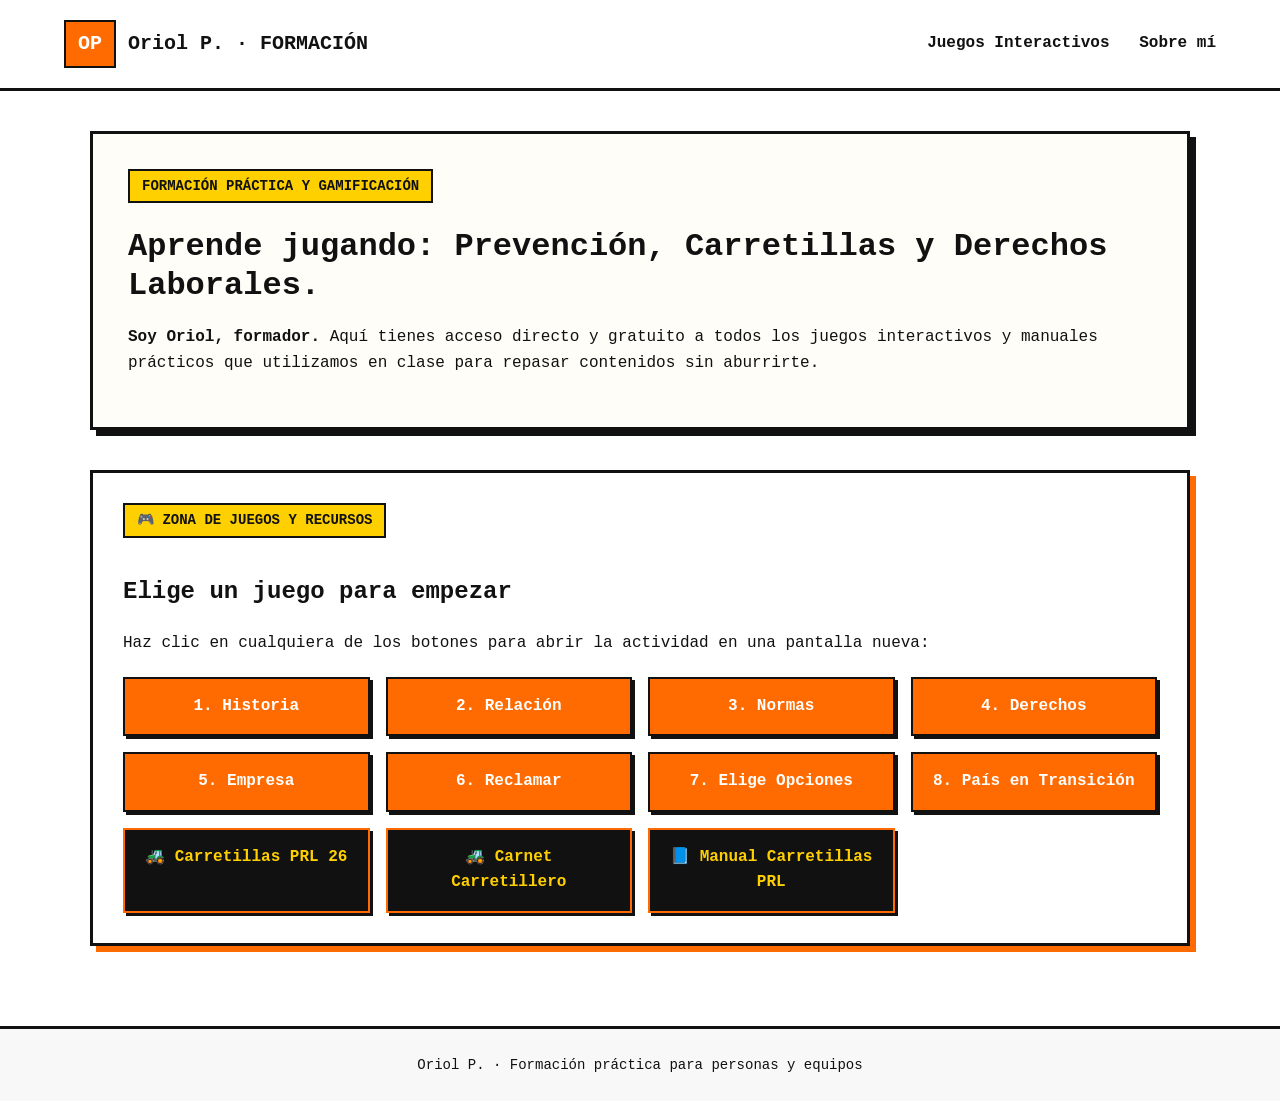
<file: index.html>
<!DOCTYPE html>
<html lang="es">
<head>
  <meta charset="UTF-8">
  <meta name="viewport" content="width=device-width, initial-scale=1.0">
  <title>Oriol P. · Formación práctica y Juegos Interactivos</title>
  <style>
    body {
      font-family: 'Courier New', Courier, monospace;
      background-color: #FFFFFF;
      color: #111111;
      margin: 0;
      padding: 0;
      line-height: 1.6;
    }
    header {
      border-bottom: 3px solid #111111;
      padding: 20px 5%;
      display: flex;
      justify-content: space-between;
      align-items: center;
      flex-wrap: wrap;
      gap: 15px;
    }
    .logo {
      display: flex;
      align-items: center;
      gap: 12px;
      font-weight: bold;
      font-size: 20px;
    }
    .logo-box {
      background-color: #FF6B00;
      color: #FFFFFF;
      border: 2px solid #111111;
      padding: 6px 12px;
      font-weight: bold;
    }
    nav a {
      color: #111111;
      text-decoration: none;
      font-weight: bold;
      margin-left: 20px;
    }
    nav a:hover {
      color: #FF6B00;
    }
    .container {
      max-width: 1100px;
      margin: 0 auto;
      padding: 40px 5%;
    }
    .hero {
      border: 3px solid #111111;
      padding: 35px;
      background-color: #FFFDF7;
      margin-bottom: 40px;
      box-shadow: 6px 6px 0px #111111;
    }
    .badge {
      background-color: #FFD000;
      color: #111111;
      border: 2px solid #111111;
      padding: 4px 12px;
      font-weight: bold;
      font-size: 14px;
      display: inline-block;
      margin-bottom: 15px;
    }
    h1 {
      font-size: 32px;
      margin: 10px 0 20px 0;
      line-height: 1.2;
    }
    .games-section {
      border: 3px solid #111111;
      padding: 30px;
      background-color: #FFFFFF;
      box-shadow: 6px 6px 0px #FF6B00;
      margin-bottom: 40px;
    }
    .games-grid {
      display: grid;
      grid-template-columns: repeat(auto-fit, minmax(240px, 1fr));
      gap: 16px;
      margin-top: 20px;
    }
    .btn-game {
      display: block;
      background-color: #FF6B00;
      color: #FFFFFF;
      border: 2px solid #111111;
      padding: 15px 18px;
      font-weight: bold;
      text-decoration: none;
      text-align: center;
      box-shadow: 3px 3px 0px #111111;
      transition: transform 0.1s;
    }
    .btn-game:hover {
      transform: translate(-2px, -2px);
      background-color: #e55e00;
    }
    .btn-carretilla {
      background-color: #111111;
      color: #FFD000;
      border: 2px solid #FF6B00;
    }
    .btn-carretilla:hover {
      background-color: #222222;
    }
    footer {
      border-top: 3px solid #111111;
      text-align: center;
      padding: 25px;
      font-size: 14px;
      background-color: #F8F8F8;
    }
  </style>
</head>
<body>

  <header>
    <div class="logo">
      <span class="logo-box">OP</span>
      <span>Oriol P. · FORMACIÓN</span>
    </div>
    <nav>
      <a href="#juegos">Juegos Interactivos</a>
      <a href="#sobre-mi">Sobre mí</a>
    </nav>
  </header>

  <div class="container">
    <section class="hero" id="sobre-mi">
      <span class="badge">FORMACIÓN PRÁCTICA Y GAMIFICACIÓN</span>
      <h1>Aprende jugando: Prevención, Carretillas y Derechos Laborales.</h1>
      <p><strong>Soy Oriol, formador.</strong> Aquí tienes acceso directo y gratuito a todos los juegos interactivos y manuales prácticos que utilizamos en clase para repasar contenidos sin aburrirte.</p>
    </section>

    <section class="games-section" id="juegos">
      <span class="badge">🎮 ZONA DE JUEGOS Y RECURSOS</span>
      <h2>Elige un juego para empezar</h2>
      <p>Haz clic en cualquiera de los botones para abrir la actividad en una pantalla nueva:</p>

      <div class="games-grid">
        <a href="./juego1_historia.html" target="_blank" class="btn-game">1. Historia</a>
        <a href="./juego2_relacion.html" target="_blank" class="btn-game">2. Relación</a>
        <a href="./juego3_normas.html" target="_blank" class="btn-game">3. Normas</a>
        <a href="./juego4_derechos.html" target="_blank" class="btn-game">4. Derechos</a>
        <a href="./juego5_empresa.html" target="_blank" class="btn-game">5. Empresa</a>
        <a href="./juego6_reclamar.html" target="_blank" class="btn-game">6. Reclamar</a>
        <a href="./juego_elige_opciones.html" target="_blank" class="btn-game">7. Elige Opciones</a>
        <a href="./juego_pais_transicion (1).html" target="_blank" class="btn-game">8. País en Transición</a>
        <a href="./Carretillas PRL 26.html" target="_blank" class="btn-game btn-carretilla">🚜 Carretillas PRL 26</a>
        <a href="./Juego_Carnet_de_carretillero (1).html" target="_blank" class="btn-game btn-carretilla">🚜 Carnet Carretillero</a>
        <a href="./manual-carretillas-prl.html" target="_blank" class="btn-game btn-carretilla">📘 Manual Carretillas PRL</a>
      </div>
    </section>
  </div>

  <footer>
    Oriol P. · Formación práctica para personas y equipos
  </footer>

</body>
</html>
</file>
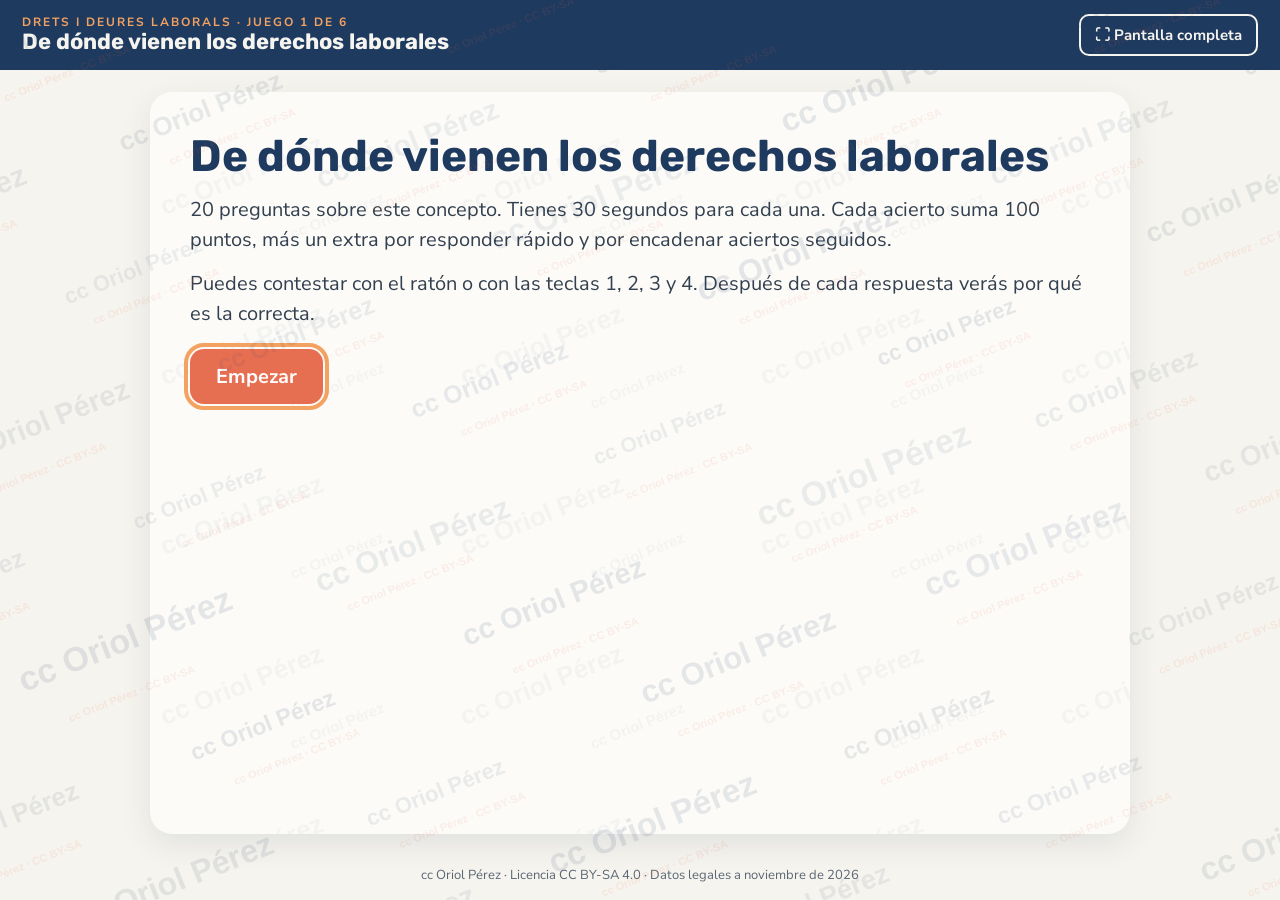
<file: juego1_historia.html>
<!DOCTYPE html>
<html lang="es">
<head>
<meta charset="utf-8">
<meta name="viewport" content="width=device-width, initial-scale=1">
<title>De dónde vienen los derechos laborales · Juego 1 · cc Oriol Pérez</title>
<link rel="preconnect" href="https://fonts.googleapis.com">
<link href="https://fonts.googleapis.com/css2?family=Rubik:wght@500;700;800&family=Nunito+Sans:wght@400;700&display=swap" rel="stylesheet">
<style>
:root { --navy:#1F3A5F; --light:#F6F4EE; --paper:#FCFBF8; --acc:#E76F51; --ok:#1E6F66; --okbg:#E3F2EF; --bad:#B5472B; --badbg:#FBE3DC; --text:#33404F; }
* { box-sizing:border-box; }
html, body { margin:0; height:100%; }
body { font-family:'Nunito Sans', Verdana, sans-serif; color:var(--text); background:var(--light); }
.app { min-height:100%; display:flex; flex-direction:column; }
header { display:flex; align-items:center; justify-content:space-between; gap:16px; padding:14px 22px; background:var(--navy); color:#F6F4EE; }
header .t { font-family:'Rubik', Arial, sans-serif; font-weight:700; font-size:clamp(16px,2.2vw,22px); line-height:1.2; }
header .t small { display:block; font-family:'Nunito Sans', sans-serif; font-weight:700; font-size:12px; letter-spacing:2px; text-transform:uppercase; color:#F4A261; }
.btn-fs { border:2px solid #F6F4EE; background:transparent; color:#F6F4EE; font:700 15px 'Nunito Sans', sans-serif; padding:9px 14px; border-radius:10px; cursor:pointer; white-space:nowrap; }
.btn-fs:hover, .btn-fs:focus-visible { background:#F6F4EE; color:var(--navy); outline:none; }
main { flex:1; display:flex; justify-content:center; padding:22px; }
.card { position:relative; width:100%; max-width:980px; background:var(--paper); border-radius:22px; padding:clamp(20px,3.5vw,40px); box-shadow:0 10px 30px rgba(31,58,95,.10); overflow:hidden; }
.card::before { content:""; position:absolute; inset:0; background-image:var(--wmtile); background-size:300px 170px; opacity:.55; pointer-events:none; }
.card > * { position:relative; }
.hud { display:flex; flex-wrap:wrap; gap:10px 22px; align-items:center; justify-content:space-between; font-weight:700; font-size:15px; margin-bottom:14px; }
.pill { background:#EEF2F6; border-radius:999px; padding:6px 14px; }
.pill b { color:var(--navy); }
.bar { height:10px; background:#E5E9EE; border-radius:99px; overflow:hidden; margin-bottom:8px; }
.bar > i { display:block; height:100%; background:var(--acc); width:0; transition:width .3s; }
.timer { height:6px; background:#E5E9EE; border-radius:99px; overflow:hidden; margin-bottom:22px; }
.timer > i { display:block; height:100%; background:var(--navy); width:100%; }
h1 { font-family:'Rubik', Arial, sans-serif; color:var(--navy); font-size:clamp(26px,4vw,44px); line-height:1.12; margin:0 0 14px; }
h2.q { font-family:'Rubik', Arial, sans-serif; color:var(--navy); font-size:clamp(21px,2.8vw,32px); line-height:1.25; margin:0 0 22px; }
p { font-size:clamp(16px,1.9vw,20px); line-height:1.5; margin:0 0 14px; }
.opts { display:grid; grid-template-columns:1fr 1fr; gap:14px; }
@media (max-width:700px){ .opts { grid-template-columns:1fr; } }
.opt { display:flex; gap:14px; align-items:center; text-align:left; width:100%; border:3px solid #DDE3EA; background:#FFFFFF; border-radius:16px; padding:16px 18px; font:700 clamp(16px,1.9vw,20px)/1.35 'Nunito Sans', sans-serif; color:var(--text); cursor:pointer; transition:transform .12s, border-color .12s; }
.opt:hover:not(:disabled), .opt:focus-visible { border-color:var(--acc); transform:translateY(-2px); outline:none; }
.opt .k { flex:none; width:38px; height:38px; border-radius:50%; background:var(--acc); color:#FFFFFF; display:flex; align-items:center; justify-content:center; font-family:'Rubik', sans-serif; font-size:18px; }
.opt.right { border-color:var(--ok); background:var(--okbg); }
.opt.wrong { border-color:var(--bad); background:var(--badbg); }
.opt:disabled { cursor:default; }
.fb { margin-top:20px; border-radius:16px; padding:18px 22px; display:none; }
.fb.show { display:block; animation:pop .25s ease-out; }
.fb.ok { background:var(--okbg); color:#10302C; }
.fb.ko { background:var(--badbg); color:#5A1E10; }
.fb strong { font-family:'Rubik', sans-serif; font-size:clamp(18px,2.2vw,23px); display:block; margin-bottom:6px; }
.row { display:flex; gap:12px; flex-wrap:wrap; margin-top:20px; }
.go { border:0; background:var(--navy); color:#F6F4EE; font:700 clamp(16px,1.9vw,20px) 'Nunito Sans', sans-serif; padding:14px 26px; border-radius:14px; cursor:pointer; }
.go.alt { background:var(--acc); color:#FFFFFF; }
.go:focus-visible { outline:4px solid #F4A261; outline-offset:2px; }
.big { font-family:'Rubik', sans-serif; font-weight:800; font-size:clamp(54px,9vw,96px); color:var(--acc); line-height:1; margin:6px 0 10px; }
.review { margin-top:18px; border-top:2px solid #E5E9EE; padding-top:14px; }
.review div { padding:10px 0; border-bottom:1px solid #EEF1F4; font-size:17px; line-height:1.45; }
.streak { color:var(--bad); }
footer { text-align:center; font-size:13px; color:#5B6675; padding:10px 16px 16px; }
@keyframes pop { from { transform:scale(.97); opacity:.4; } to { transform:scale(1); opacity:1; } }
@media (prefers-reduced-motion: reduce) { * { animation:none !important; transition:none !important; } }
#wm { position:fixed; inset:0; width:100%; height:100%; pointer-events:none; z-index:2147483647; }
</style>
</head>
<body>
<div class="app" id="app">
<header>
  <div class="t"><small>Drets i deures laborals · Juego 1 de 6</small>De dónde vienen los derechos laborales</div>
  <button class="btn-fs" id="fs" type="button" aria-pressed="false">⛶ Pantalla completa</button>
</header>
<main><div class="card" id="card" aria-live="polite"></div></main>
<footer>cc Oriol Pérez · Licencia CC BY-SA 4.0 · Datos legales a noviembre de 2026</footer>
</div>
<canvas id="wm" aria-hidden="true"></canvas>
<script>
const QS = [{"q": "¿Qué problema explica que naciera el derecho del trabajo?", "o": ["La desigualdad entre quien trabaja y quien contrata", "La falta de fábricas en las ciudades", "El exceso de leyes en el siglo XIX", "La llegada de la electricidad"], "e": "Quien necesita el jornal no negocia de igual a igual. El derecho del trabajo existe para proteger a la parte más débil."}, {"q": "En el siglo XIX, ¿cómo se trataba el contrato entre quien trabajaba y quien pagaba?", "o": ["Como un contrato privado cualquiera", "Como un contrato especial protegido", "Como un convenio colectivo", "Como una relación de funcionariado"], "e": "Se suponía que las dos partes eran libres e iguales, como en una compraventa."}, {"q": "¿Qué limitó la Ley Benot de 1873?", "o": ["El trabajo de niños y niñas en fábricas", "Las horas extra de los adultos", "El salario mínimo", "Las vacaciones pagadas"], "e": "Fue la primera ley que prohibió trabajar en fábricas a menores de diez años."}, {"q": "¿De qué trata la Ley Dato de 1900?", "o": ["De los accidentes de trabajo", "Del derecho de huelga", "De la jornada de ocho horas", "De la libertad sindical"], "e": "Hizo responsable a la empresa de los accidentes que sufrían sus trabajadores."}, {"q": "¿Dónde fue la huelga de La Canadenca?", "o": ["En Barcelona", "En Madrid", "En Bilbao", "En Sevilla"], "e": "Fue en 1919, en la compañía eléctrica que daba luz a Barcelona."}, {"q": "¿Qué se consiguió tras la huelga de La Canadenca?", "o": ["La jornada máxima de ocho horas", "El salario mínimo interprofesional", "El Estatuto de los Trabajadores", "Las vacaciones de 30 días"], "e": "Un decreto de 1919 fijó la jornada máxima de ocho horas."}, {"q": "¿Cuánto duró aproximadamente la huelga de La Canadenca?", "o": ["44 días", "4 días", "Un año", "Una semana"], "e": "Duró unos 44 días y dejó la ciudad a oscuras."}, {"q": "¿Qué tipo de empresa era La Canadenca?", "o": ["Una compañía eléctrica", "Una fábrica textil", "Una mina de carbón", "Un banco"], "e": "Era la compañía Riegos y Fuerzas del Ebro, que suministraba electricidad."}, {"q": "¿En qué año se aprobó la Ley de Contrato de Trabajo?", "o": ["1931", "1873", "1978", "2015"], "e": "En 1931 se reguló por primera vez el contrato de trabajo como algo distinto de cualquier otro contrato."}, {"q": "¿En qué año se aprobó la Constitución Española?", "o": ["1978", "1931", "1980", "1995"], "e": "La Constitución de 1978 reconoce el trabajo, la libertad sindical y la huelga como derechos."}, {"q": "¿En qué año se aprobó el primer Estatuto de los Trabajadores?", "o": ["1980", "1978", "1995", "2021"], "e": "El primer Estatuto es de 1980; la versión vigente es un texto refundido de 2015."}, {"q": "¿Qué norma es la versión vigente del Estatuto de los Trabajadores?", "o": ["El Real Decreto Legislativo 2/2015", "La Ley de 1931", "La Constitución de 1978", "El Real Decreto-ley 9/2025"], "e": "Es un texto refundido de 2015 que reúne todas las reformas anteriores."}, {"q": "¿Qué ley de 1995 obliga a las empresas a proteger la salud de su plantilla?", "o": ["La Ley de Prevención de Riesgos Laborales", "La Ley Dato", "La Ley de Libertad Sindical", "La Ley Rider"], "e": "La Ley 31/1995 obliga a evaluar riesgos y a proteger la seguridad y la salud."}, {"q": "¿Cuál fue el gran cambio de la reforma laboral de 2021?", "o": ["El contrato indefinido pasa a ser la regla general", "Se elimina el salario mínimo", "Se suprimen los convenios", "Se reduce la jornada a 35 horas"], "e": "La reforma limitó los contratos temporales y convirtió el indefinido en la regla."}, {"q": "¿Cuántas semanas dura el permiso por nacimiento desde 2025?", "o": ["19 semanas por progenitor", "16 semanas por progenitor", "12 semanas en total", "8 semanas por progenitor"], "e": "El Real Decreto-ley 9/2025 lo amplió de 16 a 19 semanas para cada progenitor."}, {"q": "¿Qué derechos recoge el artículo 28 de la Constitución?", "o": ["La libertad sindical y la huelga", "Las vacaciones pagadas", "El salario mínimo", "La jornada de 40 horas"], "e": "El artículo 28 reconoce la libertad sindical y el derecho de huelga, ambos fundamentales."}, {"q": "¿Cuántas horas solían durar las jornadas en las fábricas del siglo XIX?", "o": ["Entre 12 y 14 horas", "Entre 6 y 7 horas", "Exactamente 8 horas", "Menos de 5 horas"], "e": "Eran jornadas larguísimas, seis o siete días a la semana."}, {"q": "¿Cómo llegaron los derechos laborales?", "o": ["Gracias a huelgas, movilizaciones y sindicatos", "Los regalaron las empresas", "Llegaron solos con la tecnología", "Los impuso la Unión Europea en el siglo XIX"], "e": "Cada derecho tiene detrás una historia de reivindicaciones."}, {"q": "¿Qué ley regula hoy de forma general la relación entre persona trabajadora y empresa?", "o": ["El Estatuto de los Trabajadores", "El Código Civil", "La Ley Benot", "El Código de Comercio"], "e": "El Estatuto de los Trabajadores es la ley básica del trabajo asalariado."}, {"q": "¿Qué orden cronológico es el correcto?", "o": ["Ley Benot, Ley Dato, La Canadenca, Constitución", "Constitución, Ley Benot, La Canadenca, Ley Dato", "La Canadenca, Ley Benot, Constitución, Ley Dato", "Ley Dato, Constitución, Ley Benot, La Canadenca"], "e": "1873, 1900, 1919 y 1978."}];
const WM = "cc Oriol Pérez";
const TIME = 30;
const $ = s => document.querySelector(s);
const card = $('#card');
let order = [], i = 0, score = 0, hits = 0, streak = 0, best = 0, failed = [], tStart = 0, tId = null, locked = false;

function shuffle(a){ a = a.slice(); for (let k = a.length - 1; k > 0; k--) { const j = Math.floor(Math.random() * (k + 1)); [a[k], a[j]] = [a[j], a[k]]; } return a; }
function esc(s){ return s.replace(/[&<>"]/g, c => ({'&':'&amp;','<':'&lt;','>':'&gt;','"':'&quot;'}[c])); }

function start(){
  order = shuffle(QS.map((q, n) => n)); i = 0; score = 0; hits = 0; streak = 0; best = 0; failed = [];
  show();
}
function intro(){
  card.innerHTML = `<h1>De dónde vienen los derechos laborales</h1>
  <p>20 preguntas sobre este concepto. Tienes ${TIME} segundos para cada una. Cada acierto suma 100 puntos, más un extra por responder rápido y por encadenar aciertos seguidos.</p>
  <p>Puedes contestar con el ratón o con las teclas 1, 2, 3 y 4. Después de cada respuesta verás por qué es la correcta.</p>
  <div class="row"><button class="go alt" id="b0" type="button">Empezar</button></div>`;
  $('#b0').onclick = start; $('#b0').focus();
}
function show(){
  locked = false;
  const q = QS[order[i]];
  const opts = shuffle(q.o.map((t, n) => ({ t, ok: n === 0 })));
  card.innerHTML = `<div class="hud">
    <span class="pill">Pregunta <b>${i + 1}</b> de ${QS.length}</span>
    <span class="pill">Puntos <b>${score}</b></span>
    <span class="pill">Racha <b class="streak">${streak}</b></span></div>
    <div class="bar"><i style="width:${(i / QS.length) * 100}%"></i></div>
    <div class="timer"><i id="tm"></i></div>
    <h2 class="q">${esc(q.q)}</h2>
    <div class="opts">${opts.map((o, n) => `<button class="opt" type="button" data-ok="${o.ok}"><span class="k">${n + 1}</span><span>${esc(o.t)}</span></button>`).join('')}</div>
    <div class="fb" id="fb" role="status"></div>`;
  card.querySelectorAll('.opt').forEach(b => b.onclick = () => answer(b));
  tStart = performance.now(); clearInterval(tId);
  tId = setInterval(() => {
    const left = Math.max(0, TIME - (performance.now() - tStart) / 1000);
    const tm = $('#tm'); if (tm) tm.style.width = (left / TIME * 100) + '%';
    if (left <= 0) answer(null);
  }, 100);
}
function answer(btn){
  if (locked) return; locked = true; clearInterval(tId);
  const q = QS[order[i]];
  const all = [...card.querySelectorAll('.opt')];
  all.forEach(b => { b.disabled = true; if (b.dataset.ok === 'true') b.classList.add('right'); });
  const ok = btn && btn.dataset.ok === 'true';
  const fb = $('#fb');
  if (ok) {
    const secs = (performance.now() - tStart) / 1000;
    streak++; best = Math.max(best, streak); hits++;
    const pts = 100 + Math.round(Math.max(0, TIME - secs) * 2) + (streak > 1 ? (streak - 1) * 10 : 0);
    score += pts;
    fb.className = 'fb ok show';
    fb.innerHTML = `<strong>¡Correcto! +${pts} puntos</strong>${esc(q.e)}`;
  } else {
    if (btn) btn.classList.add('wrong');
    streak = 0; failed.push(q);
    fb.className = 'fb ko show';
    fb.innerHTML = `<strong>${btn ? 'No es esa' : 'Se acabó el tiempo'}</strong>La respuesta correcta es «${esc(q.o[0])}». ${esc(q.e)}`;
  }
  fb.insertAdjacentHTML('beforeend', `<div class="row"><button class="go" id="nx" type="button">${i + 1 < QS.length ? 'Siguiente pregunta' : 'Ver resultado'}</button></div>`);
  $('#nx').onclick = next; $('#nx').focus();
}
function next(){ i++; if (i < QS.length) show(); else end(); }
function end(){
  const msg = hits >= 18 ? 'Dominas este concepto.' : hits >= 14 ? 'Muy bien, casi todo claro.' : hits >= 10 ? 'Vas bien; repasa las que has fallado.' : 'Vale la pena repasar este bloque y volver a jugar.';
  card.innerHTML = `<h1>Resultado</h1>
    <div class="big">${score} puntos</div>
    <p><b>${hits} aciertos de ${QS.length}</b> · mejor racha: ${best}. ${msg}</p>
    ${failed.length ? `<div class="review"><p><b>Para repasar</b></p>${failed.map(q => `<div><b>${esc(q.q)}</b><br>${esc(q.o[0])}. ${esc(q.e)}</div>`).join('')}</div>` : ''}
    <div class="row"><button class="go alt" id="rp" type="button">Jugar otra vez</button></div>`;
  $('#rp').onclick = start; $('#rp').focus();
}
document.addEventListener('keydown', e => {
  if (['1','2','3','4'].includes(e.key)) { const b = card.querySelectorAll('.opt')[+e.key - 1]; if (b && !b.disabled) answer(b); }
});

/* Pantalla completa */
const fsBtn = $('#fs');
fsBtn.onclick = async () => {
  try {
    if (!document.fullscreenElement) { await document.documentElement.requestFullscreen(); }
    else { await document.exitFullscreen(); }
  } catch (err) { fsBtn.textContent = 'Pantalla completa no disponible aquí'; }
};
document.addEventListener('fullscreenchange', () => {
  const on = !!document.fullscreenElement;
  fsBtn.textContent = on ? '✕ Salir de pantalla completa' : '⛶ Pantalla completa';
  fsBtn.setAttribute('aria-pressed', on);
  drawWM();
});

/* Marca de agua: varias capas superpuestas que se regeneran si se eliminan */
(function(){
  const svg = `<svg xmlns='http://www.w3.org/2000/svg' width='300' height='170'><g transform='rotate(-22 150 85)' font-family='Arial' font-weight='700' fill='%231F3A5F' fill-opacity='0.07'><text x='10' y='70' font-size='26'>${encodeURIComponent(WM)}</text><text x='120' y='140' font-size='15'>${encodeURIComponent(WM)}</text></g></svg>`;
  document.documentElement.style.setProperty('--wmtile', `url("data:image/svg+xml;utf8,${svg}")`);
})();
function drawWM(){
  let c = document.getElementById('wm');
  if (!c) { c = document.createElement('canvas'); c.id = 'wm'; c.setAttribute('aria-hidden', 'true'); document.body.appendChild(c); }
  c.style.cssText = 'position:fixed;inset:0;width:100%;height:100%;pointer-events:none;z-index:2147483647;display:block;opacity:1;visibility:visible';
  const dpr = window.devicePixelRatio || 1, W = innerWidth, H = innerHeight;
  c.width = W * dpr; c.height = H * dpr;
  const x = c.getContext('2d'); x.setTransform(dpr, 0, 0, dpr, 0, 0); x.clearRect(0, 0, W, H);
  let seed = 7; const rnd = () => (seed = (seed * 9301 + 49297) % 233280) / 233280;
  x.save(); x.translate(W / 2, H / 2); x.rotate(-0.38);
  const R = Math.hypot(W, H);
  for (let y = -R; y < R; y += 120) {
    for (let xx = -R + ((y / 120) % 2) * 130; xx < R; xx += 300) {
      const s = 20 + Math.round(rnd() * 14);
      x.font = `800 ${s}px Rubik, Arial, sans-serif`;
      x.fillStyle = `rgba(31,58,95,${0.075 + rnd() * 0.04})`;
      x.fillText(WM, xx + rnd() * 30, y + rnd() * 20);
      x.font = `700 11px Arial, sans-serif`;
      x.fillStyle = 'rgba(231,111,81,0.10)';
      x.fillText(WM + ' · CC BY-SA', xx + 40, y + 46);
    }
  }
  x.restore();
}
addEventListener('resize', drawWM);
new MutationObserver(() => { const c = document.getElementById('wm'); if (!c || c.style.display === 'none' || c.style.opacity === '0') drawWM(); })
  .observe(document.body, { childList: true, subtree: true, attributes: true, attributeFilter: ['style', 'class'] });
setInterval(() => { const c = document.getElementById('wm'); if (!c || getComputedStyle(c).display === 'none' || getComputedStyle(c).visibility === 'hidden' || +getComputedStyle(c).opacity < 0.5) drawWM(); }, 1500);
drawWM();
intro();
</script>
</body>
</html>
</file>
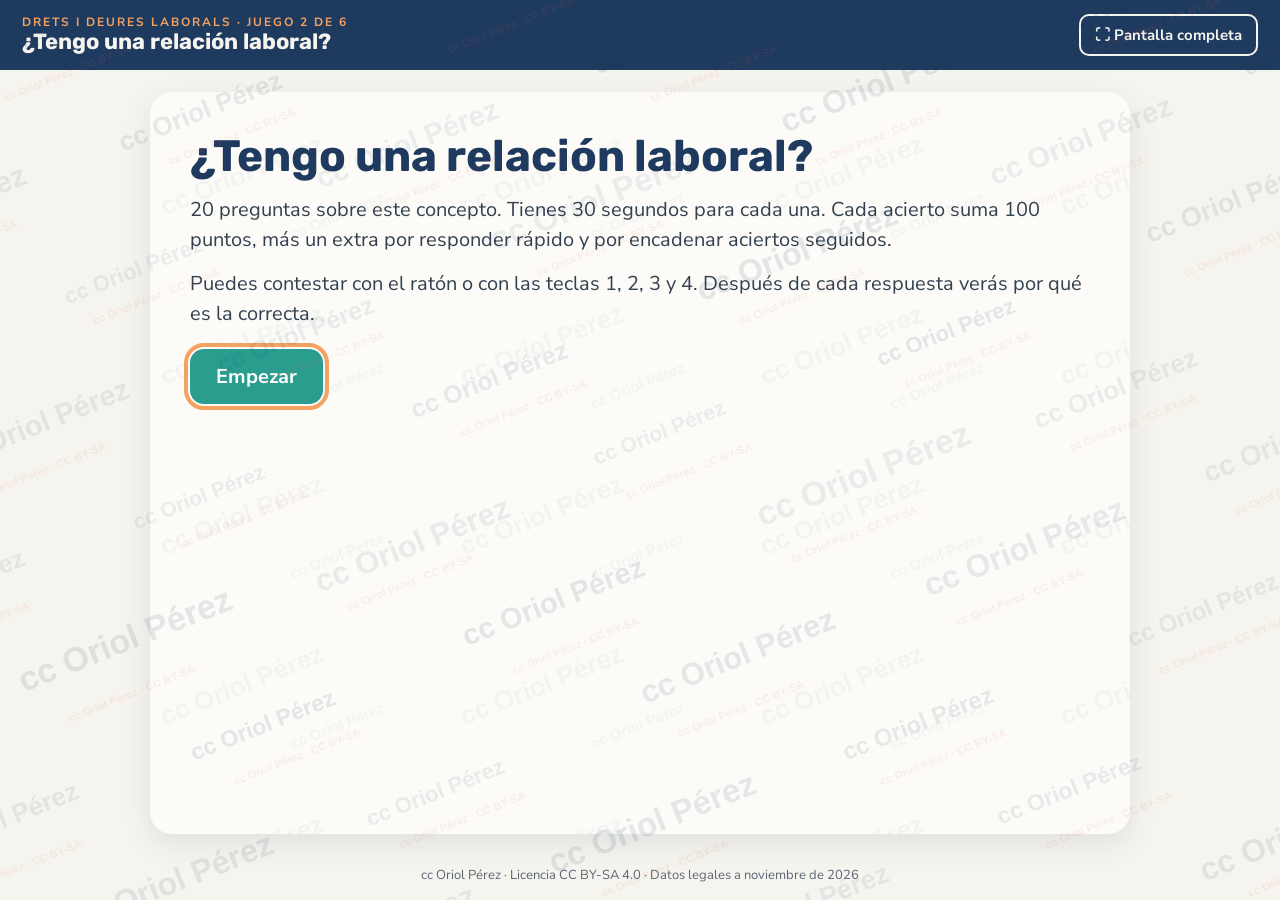
<file: juego2_relacion.html>
<!DOCTYPE html>
<html lang="es">
<head>
<meta charset="utf-8">
<meta name="viewport" content="width=device-width, initial-scale=1">
<title>¿Tengo una relación laboral? · Juego 2 · cc Oriol Pérez</title>
<link rel="preconnect" href="https://fonts.googleapis.com">
<link href="https://fonts.googleapis.com/css2?family=Rubik:wght@500;700;800&family=Nunito+Sans:wght@400;700&display=swap" rel="stylesheet">
<style>
:root { --navy:#1F3A5F; --light:#F6F4EE; --paper:#FCFBF8; --acc:#2A9D8F; --ok:#1E6F66; --okbg:#E3F2EF; --bad:#B5472B; --badbg:#FBE3DC; --text:#33404F; }
* { box-sizing:border-box; }
html, body { margin:0; height:100%; }
body { font-family:'Nunito Sans', Verdana, sans-serif; color:var(--text); background:var(--light); }
.app { min-height:100%; display:flex; flex-direction:column; }
header { display:flex; align-items:center; justify-content:space-between; gap:16px; padding:14px 22px; background:var(--navy); color:#F6F4EE; }
header .t { font-family:'Rubik', Arial, sans-serif; font-weight:700; font-size:clamp(16px,2.2vw,22px); line-height:1.2; }
header .t small { display:block; font-family:'Nunito Sans', sans-serif; font-weight:700; font-size:12px; letter-spacing:2px; text-transform:uppercase; color:#F4A261; }
.btn-fs { border:2px solid #F6F4EE; background:transparent; color:#F6F4EE; font:700 15px 'Nunito Sans', sans-serif; padding:9px 14px; border-radius:10px; cursor:pointer; white-space:nowrap; }
.btn-fs:hover, .btn-fs:focus-visible { background:#F6F4EE; color:var(--navy); outline:none; }
main { flex:1; display:flex; justify-content:center; padding:22px; }
.card { position:relative; width:100%; max-width:980px; background:var(--paper); border-radius:22px; padding:clamp(20px,3.5vw,40px); box-shadow:0 10px 30px rgba(31,58,95,.10); overflow:hidden; }
.card::before { content:""; position:absolute; inset:0; background-image:var(--wmtile); background-size:300px 170px; opacity:.55; pointer-events:none; }
.card > * { position:relative; }
.hud { display:flex; flex-wrap:wrap; gap:10px 22px; align-items:center; justify-content:space-between; font-weight:700; font-size:15px; margin-bottom:14px; }
.pill { background:#EEF2F6; border-radius:999px; padding:6px 14px; }
.pill b { color:var(--navy); }
.bar { height:10px; background:#E5E9EE; border-radius:99px; overflow:hidden; margin-bottom:8px; }
.bar > i { display:block; height:100%; background:var(--acc); width:0; transition:width .3s; }
.timer { height:6px; background:#E5E9EE; border-radius:99px; overflow:hidden; margin-bottom:22px; }
.timer > i { display:block; height:100%; background:var(--navy); width:100%; }
h1 { font-family:'Rubik', Arial, sans-serif; color:var(--navy); font-size:clamp(26px,4vw,44px); line-height:1.12; margin:0 0 14px; }
h2.q { font-family:'Rubik', Arial, sans-serif; color:var(--navy); font-size:clamp(21px,2.8vw,32px); line-height:1.25; margin:0 0 22px; }
p { font-size:clamp(16px,1.9vw,20px); line-height:1.5; margin:0 0 14px; }
.opts { display:grid; grid-template-columns:1fr 1fr; gap:14px; }
@media (max-width:700px){ .opts { grid-template-columns:1fr; } }
.opt { display:flex; gap:14px; align-items:center; text-align:left; width:100%; border:3px solid #DDE3EA; background:#FFFFFF; border-radius:16px; padding:16px 18px; font:700 clamp(16px,1.9vw,20px)/1.35 'Nunito Sans', sans-serif; color:var(--text); cursor:pointer; transition:transform .12s, border-color .12s; }
.opt:hover:not(:disabled), .opt:focus-visible { border-color:var(--acc); transform:translateY(-2px); outline:none; }
.opt .k { flex:none; width:38px; height:38px; border-radius:50%; background:var(--acc); color:#FFFFFF; display:flex; align-items:center; justify-content:center; font-family:'Rubik', sans-serif; font-size:18px; }
.opt.right { border-color:var(--ok); background:var(--okbg); }
.opt.wrong { border-color:var(--bad); background:var(--badbg); }
.opt:disabled { cursor:default; }
.fb { margin-top:20px; border-radius:16px; padding:18px 22px; display:none; }
.fb.show { display:block; animation:pop .25s ease-out; }
.fb.ok { background:var(--okbg); color:#10302C; }
.fb.ko { background:var(--badbg); color:#5A1E10; }
.fb strong { font-family:'Rubik', sans-serif; font-size:clamp(18px,2.2vw,23px); display:block; margin-bottom:6px; }
.row { display:flex; gap:12px; flex-wrap:wrap; margin-top:20px; }
.go { border:0; background:var(--navy); color:#F6F4EE; font:700 clamp(16px,1.9vw,20px) 'Nunito Sans', sans-serif; padding:14px 26px; border-radius:14px; cursor:pointer; }
.go.alt { background:var(--acc); color:#FFFFFF; }
.go:focus-visible { outline:4px solid #F4A261; outline-offset:2px; }
.big { font-family:'Rubik', sans-serif; font-weight:800; font-size:clamp(54px,9vw,96px); color:var(--acc); line-height:1; margin:6px 0 10px; }
.review { margin-top:18px; border-top:2px solid #E5E9EE; padding-top:14px; }
.review div { padding:10px 0; border-bottom:1px solid #EEF1F4; font-size:17px; line-height:1.45; }
.streak { color:var(--bad); }
footer { text-align:center; font-size:13px; color:#5B6675; padding:10px 16px 16px; }
@keyframes pop { from { transform:scale(.97); opacity:.4; } to { transform:scale(1); opacity:1; } }
@media (prefers-reduced-motion: reduce) { * { animation:none !important; transition:none !important; } }
#wm { position:fixed; inset:0; width:100%; height:100%; pointer-events:none; z-index:2147483647; }
</style>
</head>
<body>
<div class="app" id="app">
<header>
  <div class="t"><small>Drets i deures laborals · Juego 2 de 6</small>¿Tengo una relación laboral?</div>
  <button class="btn-fs" id="fs" type="button" aria-pressed="false">⛶ Pantalla completa</button>
</header>
<main><div class="card" id="card" aria-live="polite"></div></main>
<footer>cc Oriol Pérez · Licencia CC BY-SA 4.0 · Datos legales a noviembre de 2026</footer>
</div>
<canvas id="wm" aria-hidden="true"></canvas>
<script>
const QS = [{"q": "¿Cuántas notas o requisitos tiene la relación laboral?", "o": ["Cinco", "Tres", "Cuatro", "Siete"], "e": "Voluntaria, personal, retribuida, por cuenta ajena y dependiente."}, {"q": "¿Cuál de estos NO es un requisito de la relación laboral?", "o": ["Tener una titulación oficial", "Voluntariedad", "Retribución", "Dependencia"], "e": "La titulación no tiene nada que ver con que exista relación laboral."}, {"q": "¿Qué significa que el trabajo sea voluntario?", "o": ["Que nadie te obliga a trabajar", "Que trabajas sin cobrar", "Que eliges tu horario", "Que puedes faltar cuando quieras"], "e": "Has aceptado el empleo libremente."}, {"q": "¿Qué significa que el trabajo sea personal?", "o": ["Que lo haces tú y no puedes enviar a otra persona", "Que trabajas en casa", "Que trabajas solo, sin compañeros", "Que el trabajo es secreto"], "e": "La empresa te ha contratado a ti, no a quien tú elijas."}, {"q": "¿Qué es la ajenidad?", "o": ["Que los frutos y el riesgo del trabajo son de la empresa", "Que trabajas en el extranjero", "Que no conoces a tu jefe", "Que trabajas para varias empresas"], "e": "Si el negocio va mal, la empresa te paga igualmente el salario."}, {"q": "¿Qué es la dependencia?", "o": ["Trabajar dentro de la organización y bajo la dirección de la empresa", "Depender económicamente de la familia", "Tener un jefe vigilando cada minuto", "Trabajar a tiempo parcial"], "e": "La empresa organiza el trabajo y tú formas parte de esa organización."}, {"q": "El personal funcionario…", "o": ["está excluido del Estatuto y tiene su propia normativa", "tiene una relación laboral común", "tiene una relación laboral especial", "es autónomo"], "e": "Se rige por el Estatuto Básico del Empleado Público."}, {"q": "Ayudar gratis a una vecina a pintar su piso es…", "o": ["un trabajo de buena vecindad, no laboral", "una relación laboral común", "una relación laboral especial", "un contrato de obra"], "e": "No hay salario y el Estatuto excluye los trabajos por amistad o buena vecindad."}, {"q": "La hija del dueño, que vive con él y ayuda sin contrato, normalmente…", "o": ["no tiene relación laboral (trabajo familiar)", "es personal de alta dirección", "es una falsa autónoma", "es funcionaria"], "e": "El trabajo familiar con convivencia está excluido, salvo que se demuestre que es asalariada."}, {"q": "Un transportista con camión y autorización de transporte propios…", "o": ["está excluido del Estatuto", "tiene siempre una relación laboral", "es personal de alta dirección", "es un falso autónomo"], "e": "El artículo 1.3 lo excluye cuando trabaja con vehículo y autorización propios."}, {"q": "Un consejero de una sociedad que solo asiste al consejo…", "o": ["no tiene relación laboral", "tiene una relación laboral común", "tiene una relación laboral especial", "es personal funcionario"], "e": "El Estatuto excluye a quien solo hace funciones de consejero."}, {"q": "La directora general contratada como alta dirección tiene…", "o": ["una relación laboral especial", "ninguna relación laboral", "una relación de funcionariado", "un contrato mercantil"], "e": "La alta dirección es una relación laboral especial (artículo 2 del Estatuto)."}, {"q": "Una persona contratada para cuidar a un señor mayor en su casa tiene…", "o": ["una relación laboral especial del hogar familiar", "un trabajo de buena vecindad", "ninguna relación laboral", "una relación de funcionariado"], "e": "Es la relación especial del servicio del hogar familiar."}, {"q": "Un futbolista profesional tiene…", "o": ["una relación laboral especial", "un contrato mercantil", "ninguna relación laboral", "un trabajo familiar"], "e": "Los deportistas profesionales tienen su propia norma, además del Estatuto."}, {"q": "¿Qué es un falso autónomo?", "o": ["Alguien que trabaja como asalariado pero está dado de alta como autónomo", "Un autónomo que no paga impuestos", "Un asalariado con dos empleos", "Un empresario con trabajadores"], "e": "Se le hace pasar por autónomo para ahorrar costes, pero se dan las cinco notas."}, {"q": "La «Ley Rider» establece que, en las plataformas digitales de reparto…", "o": ["se presume que hay relación laboral", "nunca hay relación laboral", "todos son funcionarios", "solo hay contratos mercantiles"], "e": "Si la plataforma organiza y controla con un algoritmo, se presume que el repartidor es asalariado."}, {"q": "Una camarera que solo trabaja los fines de semana con contrato a tiempo parcial…", "o": ["tiene relación laboral", "no tiene relación laboral", "es autónoma", "es trabajo familiar"], "e": "Trabajar pocas horas no cambia nada: se dan las cinco notas."}, {"q": "Formar parte de una mesa electoral es…", "o": ["una prestación obligatoria, no laboral", "una relación laboral común", "una relación laboral especial", "un trabajo de alta dirección"], "e": "Los trabajos obligatorios por ley están excluidos."}, {"q": "¿Cuál es un ejemplo de persona jurídica?", "o": ["Una sociedad limitada", "Un camarero", "La dueña de una tienda", "Un vecino"], "e": "Una persona jurídica es una organización que la ley reconoce como sujeto propio."}, {"q": "Para saber si hay relación laboral, ¿qué importa más?", "o": ["Lo que pasa en la realidad", "El nombre que pone el contrato", "Lo que diga el encargado", "Si se cobra en efectivo"], "e": "Los contratos son lo que son, no lo que dicen que son."}];
const WM = "cc Oriol Pérez";
const TIME = 30;
const $ = s => document.querySelector(s);
const card = $('#card');
let order = [], i = 0, score = 0, hits = 0, streak = 0, best = 0, failed = [], tStart = 0, tId = null, locked = false;

function shuffle(a){ a = a.slice(); for (let k = a.length - 1; k > 0; k--) { const j = Math.floor(Math.random() * (k + 1)); [a[k], a[j]] = [a[j], a[k]]; } return a; }
function esc(s){ return s.replace(/[&<>"]/g, c => ({'&':'&amp;','<':'&lt;','>':'&gt;','"':'&quot;'}[c])); }

function start(){
  order = shuffle(QS.map((q, n) => n)); i = 0; score = 0; hits = 0; streak = 0; best = 0; failed = [];
  show();
}
function intro(){
  card.innerHTML = `<h1>¿Tengo una relación laboral?</h1>
  <p>20 preguntas sobre este concepto. Tienes ${TIME} segundos para cada una. Cada acierto suma 100 puntos, más un extra por responder rápido y por encadenar aciertos seguidos.</p>
  <p>Puedes contestar con el ratón o con las teclas 1, 2, 3 y 4. Después de cada respuesta verás por qué es la correcta.</p>
  <div class="row"><button class="go alt" id="b0" type="button">Empezar</button></div>`;
  $('#b0').onclick = start; $('#b0').focus();
}
function show(){
  locked = false;
  const q = QS[order[i]];
  const opts = shuffle(q.o.map((t, n) => ({ t, ok: n === 0 })));
  card.innerHTML = `<div class="hud">
    <span class="pill">Pregunta <b>${i + 1}</b> de ${QS.length}</span>
    <span class="pill">Puntos <b>${score}</b></span>
    <span class="pill">Racha <b class="streak">${streak}</b></span></div>
    <div class="bar"><i style="width:${(i / QS.length) * 100}%"></i></div>
    <div class="timer"><i id="tm"></i></div>
    <h2 class="q">${esc(q.q)}</h2>
    <div class="opts">${opts.map((o, n) => `<button class="opt" type="button" data-ok="${o.ok}"><span class="k">${n + 1}</span><span>${esc(o.t)}</span></button>`).join('')}</div>
    <div class="fb" id="fb" role="status"></div>`;
  card.querySelectorAll('.opt').forEach(b => b.onclick = () => answer(b));
  tStart = performance.now(); clearInterval(tId);
  tId = setInterval(() => {
    const left = Math.max(0, TIME - (performance.now() - tStart) / 1000);
    const tm = $('#tm'); if (tm) tm.style.width = (left / TIME * 100) + '%';
    if (left <= 0) answer(null);
  }, 100);
}
function answer(btn){
  if (locked) return; locked = true; clearInterval(tId);
  const q = QS[order[i]];
  const all = [...card.querySelectorAll('.opt')];
  all.forEach(b => { b.disabled = true; if (b.dataset.ok === 'true') b.classList.add('right'); });
  const ok = btn && btn.dataset.ok === 'true';
  const fb = $('#fb');
  if (ok) {
    const secs = (performance.now() - tStart) / 1000;
    streak++; best = Math.max(best, streak); hits++;
    const pts = 100 + Math.round(Math.max(0, TIME - secs) * 2) + (streak > 1 ? (streak - 1) * 10 : 0);
    score += pts;
    fb.className = 'fb ok show';
    fb.innerHTML = `<strong>¡Correcto! +${pts} puntos</strong>${esc(q.e)}`;
  } else {
    if (btn) btn.classList.add('wrong');
    streak = 0; failed.push(q);
    fb.className = 'fb ko show';
    fb.innerHTML = `<strong>${btn ? 'No es esa' : 'Se acabó el tiempo'}</strong>La respuesta correcta es «${esc(q.o[0])}». ${esc(q.e)}`;
  }
  fb.insertAdjacentHTML('beforeend', `<div class="row"><button class="go" id="nx" type="button">${i + 1 < QS.length ? 'Siguiente pregunta' : 'Ver resultado'}</button></div>`);
  $('#nx').onclick = next; $('#nx').focus();
}
function next(){ i++; if (i < QS.length) show(); else end(); }
function end(){
  const msg = hits >= 18 ? 'Dominas este concepto.' : hits >= 14 ? 'Muy bien, casi todo claro.' : hits >= 10 ? 'Vas bien; repasa las que has fallado.' : 'Vale la pena repasar este bloque y volver a jugar.';
  card.innerHTML = `<h1>Resultado</h1>
    <div class="big">${score} puntos</div>
    <p><b>${hits} aciertos de ${QS.length}</b> · mejor racha: ${best}. ${msg}</p>
    ${failed.length ? `<div class="review"><p><b>Para repasar</b></p>${failed.map(q => `<div><b>${esc(q.q)}</b><br>${esc(q.o[0])}. ${esc(q.e)}</div>`).join('')}</div>` : ''}
    <div class="row"><button class="go alt" id="rp" type="button">Jugar otra vez</button></div>`;
  $('#rp').onclick = start; $('#rp').focus();
}
document.addEventListener('keydown', e => {
  if (['1','2','3','4'].includes(e.key)) { const b = card.querySelectorAll('.opt')[+e.key - 1]; if (b && !b.disabled) answer(b); }
});

/* Pantalla completa */
const fsBtn = $('#fs');
fsBtn.onclick = async () => {
  try {
    if (!document.fullscreenElement) { await document.documentElement.requestFullscreen(); }
    else { await document.exitFullscreen(); }
  } catch (err) { fsBtn.textContent = 'Pantalla completa no disponible aquí'; }
};
document.addEventListener('fullscreenchange', () => {
  const on = !!document.fullscreenElement;
  fsBtn.textContent = on ? '✕ Salir de pantalla completa' : '⛶ Pantalla completa';
  fsBtn.setAttribute('aria-pressed', on);
  drawWM();
});

/* Marca de agua: varias capas superpuestas que se regeneran si se eliminan */
(function(){
  const svg = `<svg xmlns='http://www.w3.org/2000/svg' width='300' height='170'><g transform='rotate(-22 150 85)' font-family='Arial' font-weight='700' fill='%231F3A5F' fill-opacity='0.07'><text x='10' y='70' font-size='26'>${encodeURIComponent(WM)}</text><text x='120' y='140' font-size='15'>${encodeURIComponent(WM)}</text></g></svg>`;
  document.documentElement.style.setProperty('--wmtile', `url("data:image/svg+xml;utf8,${svg}")`);
})();
function drawWM(){
  let c = document.getElementById('wm');
  if (!c) { c = document.createElement('canvas'); c.id = 'wm'; c.setAttribute('aria-hidden', 'true'); document.body.appendChild(c); }
  c.style.cssText = 'position:fixed;inset:0;width:100%;height:100%;pointer-events:none;z-index:2147483647;display:block;opacity:1;visibility:visible';
  const dpr = window.devicePixelRatio || 1, W = innerWidth, H = innerHeight;
  c.width = W * dpr; c.height = H * dpr;
  const x = c.getContext('2d'); x.setTransform(dpr, 0, 0, dpr, 0, 0); x.clearRect(0, 0, W, H);
  let seed = 7; const rnd = () => (seed = (seed * 9301 + 49297) % 233280) / 233280;
  x.save(); x.translate(W / 2, H / 2); x.rotate(-0.38);
  const R = Math.hypot(W, H);
  for (let y = -R; y < R; y += 120) {
    for (let xx = -R + ((y / 120) % 2) * 130; xx < R; xx += 300) {
      const s = 20 + Math.round(rnd() * 14);
      x.font = `800 ${s}px Rubik, Arial, sans-serif`;
      x.fillStyle = `rgba(31,58,95,${0.075 + rnd() * 0.04})`;
      x.fillText(WM, xx + rnd() * 30, y + rnd() * 20);
      x.font = `700 11px Arial, sans-serif`;
      x.fillStyle = 'rgba(231,111,81,0.10)';
      x.fillText(WM + ' · CC BY-SA', xx + 40, y + 46);
    }
  }
  x.restore();
}
addEventListener('resize', drawWM);
new MutationObserver(() => { const c = document.getElementById('wm'); if (!c || c.style.display === 'none' || c.style.opacity === '0') drawWM(); })
  .observe(document.body, { childList: true, subtree: true, attributes: true, attributeFilter: ['style', 'class'] });
setInterval(() => { const c = document.getElementById('wm'); if (!c || getComputedStyle(c).display === 'none' || getComputedStyle(c).visibility === 'hidden' || +getComputedStyle(c).opacity < 0.5) drawWM(); }, 1500);
drawWM();
intro();
</script>
</body>
</html>
</file>
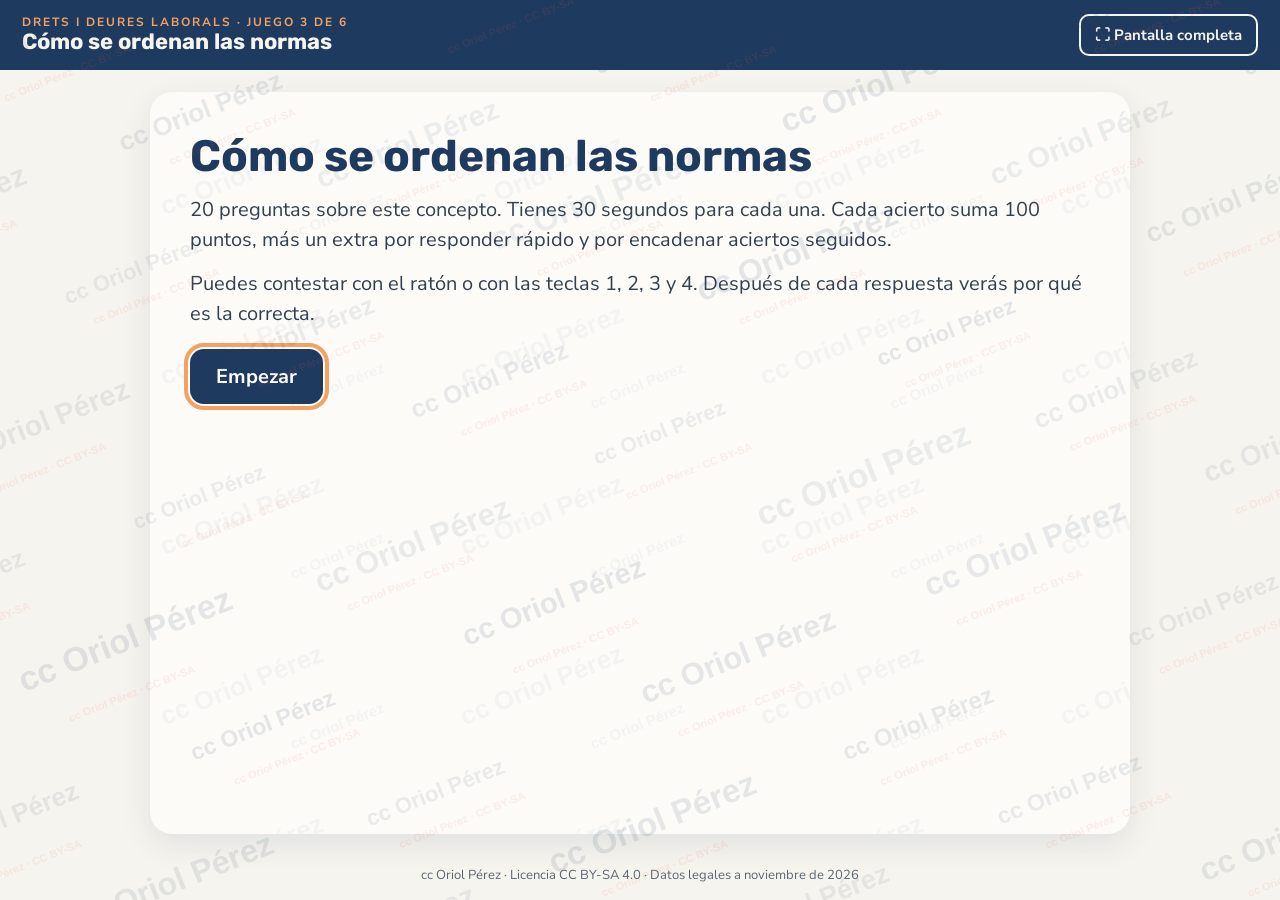
<file: juego3_normas.html>
<!DOCTYPE html>
<html lang="es">
<head>
<meta charset="utf-8">
<meta name="viewport" content="width=device-width, initial-scale=1">
<title>Cómo se ordenan las normas · Juego 3 · cc Oriol Pérez</title>
<link rel="preconnect" href="https://fonts.googleapis.com">
<link href="https://fonts.googleapis.com/css2?family=Rubik:wght@500;700;800&family=Nunito+Sans:wght@400;700&display=swap" rel="stylesheet">
<style>
:root { --navy:#1F3A5F; --light:#F6F4EE; --paper:#FCFBF8; --acc:#1F3A5F; --ok:#1E6F66; --okbg:#E3F2EF; --bad:#B5472B; --badbg:#FBE3DC; --text:#33404F; }
* { box-sizing:border-box; }
html, body { margin:0; height:100%; }
body { font-family:'Nunito Sans', Verdana, sans-serif; color:var(--text); background:var(--light); }
.app { min-height:100%; display:flex; flex-direction:column; }
header { display:flex; align-items:center; justify-content:space-between; gap:16px; padding:14px 22px; background:var(--navy); color:#F6F4EE; }
header .t { font-family:'Rubik', Arial, sans-serif; font-weight:700; font-size:clamp(16px,2.2vw,22px); line-height:1.2; }
header .t small { display:block; font-family:'Nunito Sans', sans-serif; font-weight:700; font-size:12px; letter-spacing:2px; text-transform:uppercase; color:#F4A261; }
.btn-fs { border:2px solid #F6F4EE; background:transparent; color:#F6F4EE; font:700 15px 'Nunito Sans', sans-serif; padding:9px 14px; border-radius:10px; cursor:pointer; white-space:nowrap; }
.btn-fs:hover, .btn-fs:focus-visible { background:#F6F4EE; color:var(--navy); outline:none; }
main { flex:1; display:flex; justify-content:center; padding:22px; }
.card { position:relative; width:100%; max-width:980px; background:var(--paper); border-radius:22px; padding:clamp(20px,3.5vw,40px); box-shadow:0 10px 30px rgba(31,58,95,.10); overflow:hidden; }
.card::before { content:""; position:absolute; inset:0; background-image:var(--wmtile); background-size:300px 170px; opacity:.55; pointer-events:none; }
.card > * { position:relative; }
.hud { display:flex; flex-wrap:wrap; gap:10px 22px; align-items:center; justify-content:space-between; font-weight:700; font-size:15px; margin-bottom:14px; }
.pill { background:#EEF2F6; border-radius:999px; padding:6px 14px; }
.pill b { color:var(--navy); }
.bar { height:10px; background:#E5E9EE; border-radius:99px; overflow:hidden; margin-bottom:8px; }
.bar > i { display:block; height:100%; background:var(--acc); width:0; transition:width .3s; }
.timer { height:6px; background:#E5E9EE; border-radius:99px; overflow:hidden; margin-bottom:22px; }
.timer > i { display:block; height:100%; background:var(--navy); width:100%; }
h1 { font-family:'Rubik', Arial, sans-serif; color:var(--navy); font-size:clamp(26px,4vw,44px); line-height:1.12; margin:0 0 14px; }
h2.q { font-family:'Rubik', Arial, sans-serif; color:var(--navy); font-size:clamp(21px,2.8vw,32px); line-height:1.25; margin:0 0 22px; }
p { font-size:clamp(16px,1.9vw,20px); line-height:1.5; margin:0 0 14px; }
.opts { display:grid; grid-template-columns:1fr 1fr; gap:14px; }
@media (max-width:700px){ .opts { grid-template-columns:1fr; } }
.opt { display:flex; gap:14px; align-items:center; text-align:left; width:100%; border:3px solid #DDE3EA; background:#FFFFFF; border-radius:16px; padding:16px 18px; font:700 clamp(16px,1.9vw,20px)/1.35 'Nunito Sans', sans-serif; color:var(--text); cursor:pointer; transition:transform .12s, border-color .12s; }
.opt:hover:not(:disabled), .opt:focus-visible { border-color:var(--acc); transform:translateY(-2px); outline:none; }
.opt .k { flex:none; width:38px; height:38px; border-radius:50%; background:var(--acc); color:#FFFFFF; display:flex; align-items:center; justify-content:center; font-family:'Rubik', sans-serif; font-size:18px; }
.opt.right { border-color:var(--ok); background:var(--okbg); }
.opt.wrong { border-color:var(--bad); background:var(--badbg); }
.opt:disabled { cursor:default; }
.fb { margin-top:20px; border-radius:16px; padding:18px 22px; display:none; }
.fb.show { display:block; animation:pop .25s ease-out; }
.fb.ok { background:var(--okbg); color:#10302C; }
.fb.ko { background:var(--badbg); color:#5A1E10; }
.fb strong { font-family:'Rubik', sans-serif; font-size:clamp(18px,2.2vw,23px); display:block; margin-bottom:6px; }
.row { display:flex; gap:12px; flex-wrap:wrap; margin-top:20px; }
.go { border:0; background:var(--navy); color:#F6F4EE; font:700 clamp(16px,1.9vw,20px) 'Nunito Sans', sans-serif; padding:14px 26px; border-radius:14px; cursor:pointer; }
.go.alt { background:var(--acc); color:#FFFFFF; }
.go:focus-visible { outline:4px solid #F4A261; outline-offset:2px; }
.big { font-family:'Rubik', sans-serif; font-weight:800; font-size:clamp(54px,9vw,96px); color:var(--acc); line-height:1; margin:6px 0 10px; }
.review { margin-top:18px; border-top:2px solid #E5E9EE; padding-top:14px; }
.review div { padding:10px 0; border-bottom:1px solid #EEF1F4; font-size:17px; line-height:1.45; }
.streak { color:var(--bad); }
footer { text-align:center; font-size:13px; color:#5B6675; padding:10px 16px 16px; }
@keyframes pop { from { transform:scale(.97); opacity:.4; } to { transform:scale(1); opacity:1; } }
@media (prefers-reduced-motion: reduce) { * { animation:none !important; transition:none !important; } }
#wm { position:fixed; inset:0; width:100%; height:100%; pointer-events:none; z-index:2147483647; }
</style>
</head>
<body>
<div class="app" id="app">
<header>
  <div class="t"><small>Drets i deures laborals · Juego 3 de 6</small>Cómo se ordenan las normas</div>
  <button class="btn-fs" id="fs" type="button" aria-pressed="false">⛶ Pantalla completa</button>
</header>
<main><div class="card" id="card" aria-live="polite"></div></main>
<footer>cc Oriol Pérez · Licencia CC BY-SA 4.0 · Datos legales a noviembre de 2026</footer>
</div>
<canvas id="wm" aria-hidden="true"></canvas>
<script>
const QS = [{"q": "¿Qué son las fuentes del derecho?", "o": ["Los lugares de donde salen las reglas obligatorias", "Los libros de texto de derecho", "Las oficinas del Gobierno", "Las opiniones de los jueces"], "e": "El artículo 3 del Estatuto enumera las del derecho laboral."}, {"q": "¿Cuál de estas NO es una fuente del derecho laboral?", "o": ["La opinión del encargado", "El convenio colectivo", "El contrato de trabajo", "Los usos y costumbres"], "e": "Las fuentes son las leyes y reglamentos, el convenio, el contrato y los usos y costumbres."}, {"q": "¿Qué es un convenio colectivo?", "o": ["Un acuerdo entre representantes de la plantilla y la empresa o la patronal", "Una ley aprobada por las Cortes", "Una sentencia de un juez", "Un contrato individual"], "e": "Fija tablas salariales, pagas, permisos y jornada."}, {"q": "¿Quién negocia un convenio colectivo?", "o": ["Sindicatos o comité y empresa o patronal", "El Gobierno solo", "Cada trabajador por su cuenta", "Los jueces"], "e": "Lo negocian los representantes de las dos partes."}, {"q": "¿Qué norma está en lo más alto de la pirámide?", "o": ["La Constitución", "El Estatuto de los Trabajadores", "El convenio colectivo", "El contrato"], "e": "La Constitución es la base de todo el ordenamiento."}, {"q": "¿Qué norma está por debajo del convenio colectivo?", "o": ["El contrato de trabajo", "El Estatuto de los Trabajadores", "La Constitución", "Un reglamento del Gobierno"], "e": "El contrato no puede empeorar lo que dice el convenio."}, {"q": "¿Quién aprueba los reglamentos, como el del salario mínimo?", "o": ["El Gobierno", "Las Cortes", "Los sindicatos", "Las empresas"], "e": "Los reglamentos desarrollan las leyes y tienen menos rango que ellas."}, {"q": "¿Quién aprueba las leyes, como el Estatuto de los Trabajadores?", "o": ["Las Cortes", "El Gobierno por decreto", "Los sindicatos", "Los ayuntamientos"], "e": "Las leyes las aprueba el Parlamento."}, {"q": "¿Qué es una directiva europea?", "o": ["Una norma de la UE que marca un objetivo que España debe incorporar", "Una ley española", "Un convenio colectivo europeo", "Una sentencia europea"], "e": "España aprueba después una norma propia para cumplirla."}, {"q": "¿Qué diferencia a un reglamento europeo de una directiva?", "o": ["Se aplica directamente, sin ley española", "Solo afecta a Francia", "No es obligatorio", "Lo aprueban los sindicatos"], "e": "Un reglamento europeo, como el de protección de datos, es directamente aplicable."}, {"q": "¿Qué regulan las leyes orgánicas?", "o": ["Los derechos fundamentales, entre otras materias", "Solo los impuestos", "Los convenios de empresa", "Los horarios de las tiendas"], "e": "Necesitan una mayoría más amplia en el Congreso."}, {"q": "¿Qué dice el principio de norma mínima?", "o": ["Lo de abajo puede mejorar la ley, pero no empeorarla", "Siempre se aplica la norma más corta", "La ley solo se aplica si no hay convenio", "Los contratos pueden rebajar la ley"], "e": "La ley fija un suelo."}, {"q": "El Estatuto da 30 días de vacaciones y tu convenio 32. ¿Cuántos te tocan?", "o": ["32", "30", "31", "Los que decida la empresa"], "e": "Se aplica el convenio porque es más favorable y no contradice la ley."}, {"q": "Desde hace años la empresa te deja salir a las tres los viernes. Eso es…", "o": ["una condición más beneficiosa", "un uso sin valor", "una norma mínima", "una sanción"], "e": "Una ventaja consolidada no se puede quitar sin más."}, {"q": "Firmas un papel que dice «renuncio a mis vacaciones». ¿Es válido?", "o": ["No, los derechos son irrenunciables", "Sí, si lo firmas", "Sí, si lo firma también la empresa", "Solo si es por un año"], "e": "El principio de irrenunciabilidad lo impide."}, {"q": "¿Qué significa «in dubio pro operario»?", "o": ["En caso de duda, a favor del trabajador", "En caso de duda, a favor de la empresa", "La duda se resuelve por sorteo", "Hay que preguntar al juez"], "e": "Si una norma admite dos lecturas razonables, gana la más favorable a quien trabaja."}, {"q": "¿Cuándo se aplican los usos y costumbres?", "o": ["Solo si no hay ninguna norma escrita sobre el tema", "Siempre por encima de la ley", "Antes que el convenio", "Nunca"], "e": "Son la última fuente."}, {"q": "Tu contrato dice 28 días de vacaciones. ¿Cuántos tienes como mínimo?", "o": ["30 días naturales", "28 días", "22 días", "15 días"], "e": "El contrato no puede quedar por debajo del mínimo legal."}, {"q": "¿Puede un real decreto del Gobierno ir contra una ley?", "o": ["No, debe respetarla", "Sí, siempre", "Sí, si es urgente", "Solo en verano"], "e": "Si fuera contra una ley, los tribunales podrían anularlo."}, {"q": "¿Qué indica la pirámide normativa?", "o": ["Qué norma vale más", "Qué norma se aplica siempre", "Qué norma es más reciente", "Qué norma es más larga"], "e": "La pirámide dice qué norma vale más; los principios, cuál se aplica."}];
const WM = "cc Oriol Pérez";
const TIME = 30;
const $ = s => document.querySelector(s);
const card = $('#card');
let order = [], i = 0, score = 0, hits = 0, streak = 0, best = 0, failed = [], tStart = 0, tId = null, locked = false;

function shuffle(a){ a = a.slice(); for (let k = a.length - 1; k > 0; k--) { const j = Math.floor(Math.random() * (k + 1)); [a[k], a[j]] = [a[j], a[k]]; } return a; }
function esc(s){ return s.replace(/[&<>"]/g, c => ({'&':'&amp;','<':'&lt;','>':'&gt;','"':'&quot;'}[c])); }

function start(){
  order = shuffle(QS.map((q, n) => n)); i = 0; score = 0; hits = 0; streak = 0; best = 0; failed = [];
  show();
}
function intro(){
  card.innerHTML = `<h1>Cómo se ordenan las normas</h1>
  <p>20 preguntas sobre este concepto. Tienes ${TIME} segundos para cada una. Cada acierto suma 100 puntos, más un extra por responder rápido y por encadenar aciertos seguidos.</p>
  <p>Puedes contestar con el ratón o con las teclas 1, 2, 3 y 4. Después de cada respuesta verás por qué es la correcta.</p>
  <div class="row"><button class="go alt" id="b0" type="button">Empezar</button></div>`;
  $('#b0').onclick = start; $('#b0').focus();
}
function show(){
  locked = false;
  const q = QS[order[i]];
  const opts = shuffle(q.o.map((t, n) => ({ t, ok: n === 0 })));
  card.innerHTML = `<div class="hud">
    <span class="pill">Pregunta <b>${i + 1}</b> de ${QS.length}</span>
    <span class="pill">Puntos <b>${score}</b></span>
    <span class="pill">Racha <b class="streak">${streak}</b></span></div>
    <div class="bar"><i style="width:${(i / QS.length) * 100}%"></i></div>
    <div class="timer"><i id="tm"></i></div>
    <h2 class="q">${esc(q.q)}</h2>
    <div class="opts">${opts.map((o, n) => `<button class="opt" type="button" data-ok="${o.ok}"><span class="k">${n + 1}</span><span>${esc(o.t)}</span></button>`).join('')}</div>
    <div class="fb" id="fb" role="status"></div>`;
  card.querySelectorAll('.opt').forEach(b => b.onclick = () => answer(b));
  tStart = performance.now(); clearInterval(tId);
  tId = setInterval(() => {
    const left = Math.max(0, TIME - (performance.now() - tStart) / 1000);
    const tm = $('#tm'); if (tm) tm.style.width = (left / TIME * 100) + '%';
    if (left <= 0) answer(null);
  }, 100);
}
function answer(btn){
  if (locked) return; locked = true; clearInterval(tId);
  const q = QS[order[i]];
  const all = [...card.querySelectorAll('.opt')];
  all.forEach(b => { b.disabled = true; if (b.dataset.ok === 'true') b.classList.add('right'); });
  const ok = btn && btn.dataset.ok === 'true';
  const fb = $('#fb');
  if (ok) {
    const secs = (performance.now() - tStart) / 1000;
    streak++; best = Math.max(best, streak); hits++;
    const pts = 100 + Math.round(Math.max(0, TIME - secs) * 2) + (streak > 1 ? (streak - 1) * 10 : 0);
    score += pts;
    fb.className = 'fb ok show';
    fb.innerHTML = `<strong>¡Correcto! +${pts} puntos</strong>${esc(q.e)}`;
  } else {
    if (btn) btn.classList.add('wrong');
    streak = 0; failed.push(q);
    fb.className = 'fb ko show';
    fb.innerHTML = `<strong>${btn ? 'No es esa' : 'Se acabó el tiempo'}</strong>La respuesta correcta es «${esc(q.o[0])}». ${esc(q.e)}`;
  }
  fb.insertAdjacentHTML('beforeend', `<div class="row"><button class="go" id="nx" type="button">${i + 1 < QS.length ? 'Siguiente pregunta' : 'Ver resultado'}</button></div>`);
  $('#nx').onclick = next; $('#nx').focus();
}
function next(){ i++; if (i < QS.length) show(); else end(); }
function end(){
  const msg = hits >= 18 ? 'Dominas este concepto.' : hits >= 14 ? 'Muy bien, casi todo claro.' : hits >= 10 ? 'Vas bien; repasa las que has fallado.' : 'Vale la pena repasar este bloque y volver a jugar.';
  card.innerHTML = `<h1>Resultado</h1>
    <div class="big">${score} puntos</div>
    <p><b>${hits} aciertos de ${QS.length}</b> · mejor racha: ${best}. ${msg}</p>
    ${failed.length ? `<div class="review"><p><b>Para repasar</b></p>${failed.map(q => `<div><b>${esc(q.q)}</b><br>${esc(q.o[0])}. ${esc(q.e)}</div>`).join('')}</div>` : ''}
    <div class="row"><button class="go alt" id="rp" type="button">Jugar otra vez</button></div>`;
  $('#rp').onclick = start; $('#rp').focus();
}
document.addEventListener('keydown', e => {
  if (['1','2','3','4'].includes(e.key)) { const b = card.querySelectorAll('.opt')[+e.key - 1]; if (b && !b.disabled) answer(b); }
});

/* Pantalla completa */
const fsBtn = $('#fs');
fsBtn.onclick = async () => {
  try {
    if (!document.fullscreenElement) { await document.documentElement.requestFullscreen(); }
    else { await document.exitFullscreen(); }
  } catch (err) { fsBtn.textContent = 'Pantalla completa no disponible aquí'; }
};
document.addEventListener('fullscreenchange', () => {
  const on = !!document.fullscreenElement;
  fsBtn.textContent = on ? '✕ Salir de pantalla completa' : '⛶ Pantalla completa';
  fsBtn.setAttribute('aria-pressed', on);
  drawWM();
});

/* Marca de agua: varias capas superpuestas que se regeneran si se eliminan */
(function(){
  const svg = `<svg xmlns='http://www.w3.org/2000/svg' width='300' height='170'><g transform='rotate(-22 150 85)' font-family='Arial' font-weight='700' fill='%231F3A5F' fill-opacity='0.07'><text x='10' y='70' font-size='26'>${encodeURIComponent(WM)}</text><text x='120' y='140' font-size='15'>${encodeURIComponent(WM)}</text></g></svg>`;
  document.documentElement.style.setProperty('--wmtile', `url("data:image/svg+xml;utf8,${svg}")`);
})();
function drawWM(){
  let c = document.getElementById('wm');
  if (!c) { c = document.createElement('canvas'); c.id = 'wm'; c.setAttribute('aria-hidden', 'true'); document.body.appendChild(c); }
  c.style.cssText = 'position:fixed;inset:0;width:100%;height:100%;pointer-events:none;z-index:2147483647;display:block;opacity:1;visibility:visible';
  const dpr = window.devicePixelRatio || 1, W = innerWidth, H = innerHeight;
  c.width = W * dpr; c.height = H * dpr;
  const x = c.getContext('2d'); x.setTransform(dpr, 0, 0, dpr, 0, 0); x.clearRect(0, 0, W, H);
  let seed = 7; const rnd = () => (seed = (seed * 9301 + 49297) % 233280) / 233280;
  x.save(); x.translate(W / 2, H / 2); x.rotate(-0.38);
  const R = Math.hypot(W, H);
  for (let y = -R; y < R; y += 120) {
    for (let xx = -R + ((y / 120) % 2) * 130; xx < R; xx += 300) {
      const s = 20 + Math.round(rnd() * 14);
      x.font = `800 ${s}px Rubik, Arial, sans-serif`;
      x.fillStyle = `rgba(31,58,95,${0.075 + rnd() * 0.04})`;
      x.fillText(WM, xx + rnd() * 30, y + rnd() * 20);
      x.font = `700 11px Arial, sans-serif`;
      x.fillStyle = 'rgba(231,111,81,0.10)';
      x.fillText(WM + ' · CC BY-SA', xx + 40, y + 46);
    }
  }
  x.restore();
}
addEventListener('resize', drawWM);
new MutationObserver(() => { const c = document.getElementById('wm'); if (!c || c.style.display === 'none' || c.style.opacity === '0') drawWM(); })
  .observe(document.body, { childList: true, subtree: true, attributes: true, attributeFilter: ['style', 'class'] });
setInterval(() => { const c = document.getElementById('wm'); if (!c || getComputedStyle(c).display === 'none' || getComputedStyle(c).visibility === 'hidden' || +getComputedStyle(c).opacity < 0.5) drawWM(); }, 1500);
drawWM();
intro();
</script>
</body>
</html>
</file>
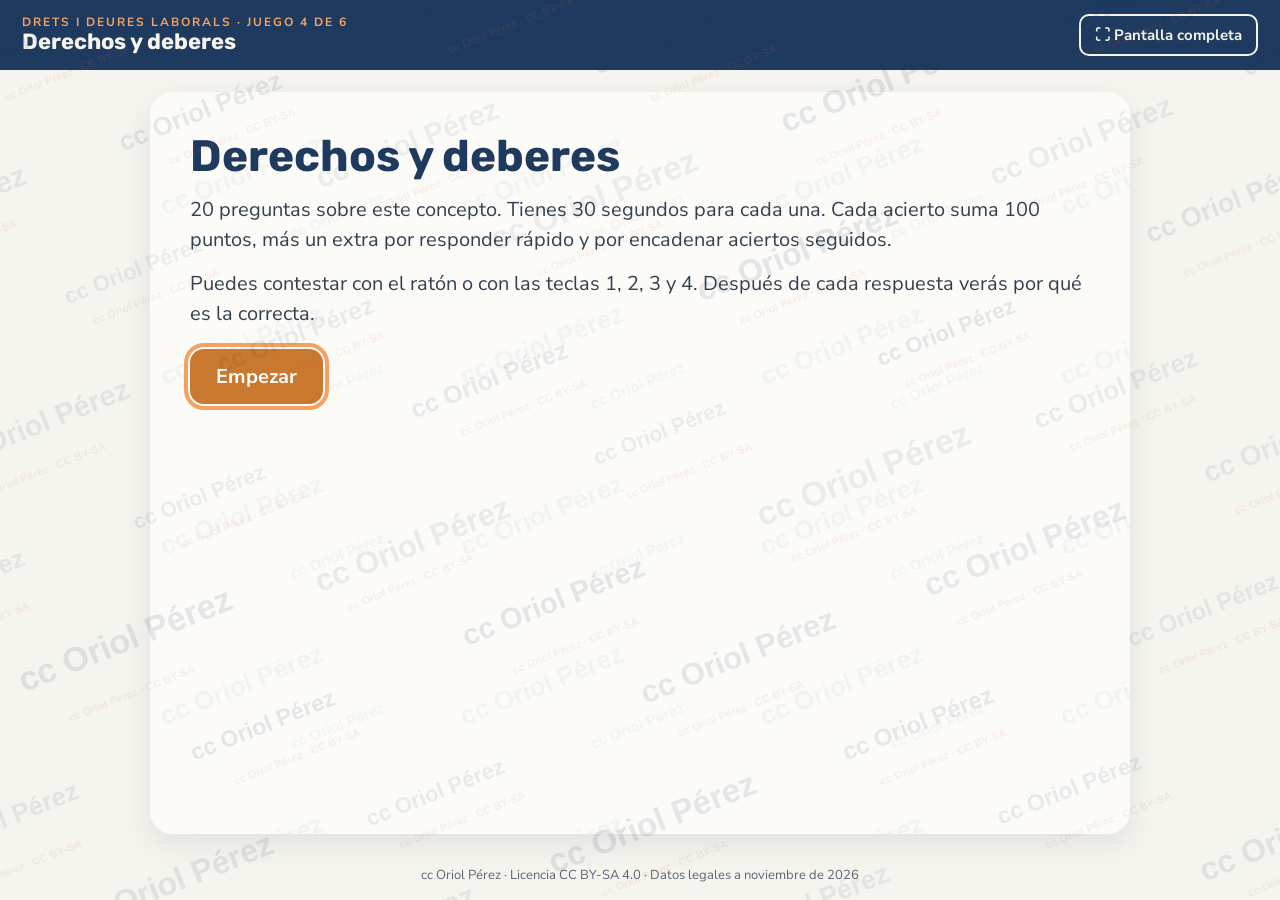
<file: juego4_derechos.html>
<!DOCTYPE html>
<html lang="es">
<head>
<meta charset="utf-8">
<meta name="viewport" content="width=device-width, initial-scale=1">
<title>Derechos y deberes · Juego 4 · cc Oriol Pérez</title>
<link rel="preconnect" href="https://fonts.googleapis.com">
<link href="https://fonts.googleapis.com/css2?family=Rubik:wght@500;700;800&family=Nunito+Sans:wght@400;700&display=swap" rel="stylesheet">
<style>
:root { --navy:#1F3A5F; --light:#F6F4EE; --paper:#FCFBF8; --acc:#C9782F; --ok:#1E6F66; --okbg:#E3F2EF; --bad:#B5472B; --badbg:#FBE3DC; --text:#33404F; }
* { box-sizing:border-box; }
html, body { margin:0; height:100%; }
body { font-family:'Nunito Sans', Verdana, sans-serif; color:var(--text); background:var(--light); }
.app { min-height:100%; display:flex; flex-direction:column; }
header { display:flex; align-items:center; justify-content:space-between; gap:16px; padding:14px 22px; background:var(--navy); color:#F6F4EE; }
header .t { font-family:'Rubik', Arial, sans-serif; font-weight:700; font-size:clamp(16px,2.2vw,22px); line-height:1.2; }
header .t small { display:block; font-family:'Nunito Sans', sans-serif; font-weight:700; font-size:12px; letter-spacing:2px; text-transform:uppercase; color:#F4A261; }
.btn-fs { border:2px solid #F6F4EE; background:transparent; color:#F6F4EE; font:700 15px 'Nunito Sans', sans-serif; padding:9px 14px; border-radius:10px; cursor:pointer; white-space:nowrap; }
.btn-fs:hover, .btn-fs:focus-visible { background:#F6F4EE; color:var(--navy); outline:none; }
main { flex:1; display:flex; justify-content:center; padding:22px; }
.card { position:relative; width:100%; max-width:980px; background:var(--paper); border-radius:22px; padding:clamp(20px,3.5vw,40px); box-shadow:0 10px 30px rgba(31,58,95,.10); overflow:hidden; }
.card::before { content:""; position:absolute; inset:0; background-image:var(--wmtile); background-size:300px 170px; opacity:.55; pointer-events:none; }
.card > * { position:relative; }
.hud { display:flex; flex-wrap:wrap; gap:10px 22px; align-items:center; justify-content:space-between; font-weight:700; font-size:15px; margin-bottom:14px; }
.pill { background:#EEF2F6; border-radius:999px; padding:6px 14px; }
.pill b { color:var(--navy); }
.bar { height:10px; background:#E5E9EE; border-radius:99px; overflow:hidden; margin-bottom:8px; }
.bar > i { display:block; height:100%; background:var(--acc); width:0; transition:width .3s; }
.timer { height:6px; background:#E5E9EE; border-radius:99px; overflow:hidden; margin-bottom:22px; }
.timer > i { display:block; height:100%; background:var(--navy); width:100%; }
h1 { font-family:'Rubik', Arial, sans-serif; color:var(--navy); font-size:clamp(26px,4vw,44px); line-height:1.12; margin:0 0 14px; }
h2.q { font-family:'Rubik', Arial, sans-serif; color:var(--navy); font-size:clamp(21px,2.8vw,32px); line-height:1.25; margin:0 0 22px; }
p { font-size:clamp(16px,1.9vw,20px); line-height:1.5; margin:0 0 14px; }
.opts { display:grid; grid-template-columns:1fr 1fr; gap:14px; }
@media (max-width:700px){ .opts { grid-template-columns:1fr; } }
.opt { display:flex; gap:14px; align-items:center; text-align:left; width:100%; border:3px solid #DDE3EA; background:#FFFFFF; border-radius:16px; padding:16px 18px; font:700 clamp(16px,1.9vw,20px)/1.35 'Nunito Sans', sans-serif; color:var(--text); cursor:pointer; transition:transform .12s, border-color .12s; }
.opt:hover:not(:disabled), .opt:focus-visible { border-color:var(--acc); transform:translateY(-2px); outline:none; }
.opt .k { flex:none; width:38px; height:38px; border-radius:50%; background:var(--acc); color:#FFFFFF; display:flex; align-items:center; justify-content:center; font-family:'Rubik', sans-serif; font-size:18px; }
.opt.right { border-color:var(--ok); background:var(--okbg); }
.opt.wrong { border-color:var(--bad); background:var(--badbg); }
.opt:disabled { cursor:default; }
.fb { margin-top:20px; border-radius:16px; padding:18px 22px; display:none; }
.fb.show { display:block; animation:pop .25s ease-out; }
.fb.ok { background:var(--okbg); color:#10302C; }
.fb.ko { background:var(--badbg); color:#5A1E10; }
.fb strong { font-family:'Rubik', sans-serif; font-size:clamp(18px,2.2vw,23px); display:block; margin-bottom:6px; }
.row { display:flex; gap:12px; flex-wrap:wrap; margin-top:20px; }
.go { border:0; background:var(--navy); color:#F6F4EE; font:700 clamp(16px,1.9vw,20px) 'Nunito Sans', sans-serif; padding:14px 26px; border-radius:14px; cursor:pointer; }
.go.alt { background:var(--acc); color:#FFFFFF; }
.go:focus-visible { outline:4px solid #F4A261; outline-offset:2px; }
.big { font-family:'Rubik', sans-serif; font-weight:800; font-size:clamp(54px,9vw,96px); color:var(--acc); line-height:1; margin:6px 0 10px; }
.review { margin-top:18px; border-top:2px solid #E5E9EE; padding-top:14px; }
.review div { padding:10px 0; border-bottom:1px solid #EEF1F4; font-size:17px; line-height:1.45; }
.streak { color:var(--bad); }
footer { text-align:center; font-size:13px; color:#5B6675; padding:10px 16px 16px; }
@keyframes pop { from { transform:scale(.97); opacity:.4; } to { transform:scale(1); opacity:1; } }
@media (prefers-reduced-motion: reduce) { * { animation:none !important; transition:none !important; } }
#wm { position:fixed; inset:0; width:100%; height:100%; pointer-events:none; z-index:2147483647; }
</style>
</head>
<body>
<div class="app" id="app">
<header>
  <div class="t"><small>Drets i deures laborals · Juego 4 de 6</small>Derechos y deberes</div>
  <button class="btn-fs" id="fs" type="button" aria-pressed="false">⛶ Pantalla completa</button>
</header>
<main><div class="card" id="card" aria-live="polite"></div></main>
<footer>cc Oriol Pérez · Licencia CC BY-SA 4.0 · Datos legales a noviembre de 2026</footer>
</div>
<canvas id="wm" aria-hidden="true"></canvas>
<script>
const QS = [{"q": "¿Qué artículo del Estatuto recoge los derechos básicos?", "o": ["El artículo 4", "El artículo 1", "El artículo 20", "El artículo 58"], "e": "El 4 recoge los derechos; el 5, los deberes."}, {"q": "¿Qué artículo del Estatuto recoge los deberes básicos?", "o": ["El artículo 5", "El artículo 3", "El artículo 4", "El artículo 41"], "e": "Buena fe, prevención, órdenes legítimas, no competencia y productividad."}, {"q": "Te tienen sentado sin tareas como castigo. ¿Qué derecho se vulnera?", "o": ["La ocupación efectiva", "La libre sindicación", "La huelga", "La negociación colectiva"], "e": "La empresa tiene que darte trabajo real."}, {"q": "Cambian el programa del almacén. ¿Qué tiene que hacer la empresa?", "o": ["Formarte, y ese tiempo cuenta como trabajo", "Nada, es tu problema", "Descontarte el tiempo de formación", "Despedirte si no sabes usarlo"], "e": "Es el derecho a la formación para adaptarte a los cambios del puesto."}, {"q": "¿Tienes que contestar los mensajes de trabajo fuera de tu horario?", "o": ["No, tienes derecho a la desconexión digital", "Sí, siempre", "Solo los del jefe", "Solo los fines de semana"], "e": "El artículo 20 bis del Estatuto reconoce la desconexión digital."}, {"q": "¿Cuál es el salario mínimo de 2026 a jornada completa?", "o": ["1.221 € brutos al mes en 14 pagas", "1.000 € al mes en 12 pagas", "1.500 € al mes en 14 pagas", "900 € al mes en 14 pagas"], "e": "Lo fija el Real Decreto 126/2026."}, {"q": "A media jornada, ¿cuál es el salario mínimo mensual en 2026?", "o": ["610,50 €", "1.221 €", "500 €", "800 €"], "e": "1.221 × 0,5 = 610,50 € en 14 pagas."}, {"q": "¿Cuál es la jornada máxima ordinaria?", "o": ["40 horas semanales de promedio en cómputo anual", "35 horas semanales", "37,5 horas semanales", "45 horas semanales"], "e": "La rebaja a 37,5 horas no se aprobó."}, {"q": "¿Cuántas horas de descanso mínimo debe haber entre dos jornadas?", "o": ["12 horas", "8 horas", "10 horas", "24 horas"], "e": "Lo dice el artículo 34.3 del Estatuto."}, {"q": "¿Cuál es el descanso semanal mínimo?", "o": ["Un día y medio seguido", "Medio día", "Tres días", "No hay mínimo"], "e": "Normalmente la tarde del sábado o la mañana del lunes y el domingo completo."}, {"q": "¿Cuántos días de vacaciones al año hay como mínimo?", "o": ["30 días naturales", "22 días laborables", "15 días naturales", "45 días naturales"], "e": "Lo fija el artículo 38 del Estatuto."}, {"q": "Con un contrato de 6 meses, ¿cuántos días de vacaciones te tocan como mínimo?", "o": ["15 días naturales", "30 días naturales", "10 días naturales", "6 días naturales"], "e": "30 ÷ 12 = 2,5 días por mes; 2,5 × 6 = 15."}, {"q": "¿Cuántas horas extra se pueden hacer como máximo al año?", "o": ["80", "40", "120", "Sin límite"], "e": "Las compensadas con descanso en los cuatro meses siguientes no cuentan para ese límite."}, {"q": "¿Es obligatorio que la empresa registre tu jornada cada día?", "o": ["Sí, desde 2019", "No, es voluntario", "Solo en empresas grandes", "Solo si hay horas extra"], "e": "El artículo 34.9 del Estatuto obliga al registro diario."}, {"q": "Trabajar con lealtad y con el cuidado de un buen profesional es…", "o": ["un deber: buena fe y diligencia", "un derecho: ocupación efectiva", "un derecho colectivo", "una potestad de la empresa"], "e": "Es el primer deber del artículo 5."}, {"q": "Ponerte las botas de seguridad que te dan es…", "o": ["un deber", "un derecho", "opcional", "una sanción"], "e": "Observar las medidas de prevención es un deber del artículo 5."}, {"q": "Abrir, mientras trabajas allí, una tienda que compite con tu empresa…", "o": ["va contra el deber de no competencia", "es un derecho", "está permitido siempre", "es libertad sindical"], "e": "No puedes hacer la competencia a tu empresa en los términos que fija la ley."}, {"q": "Afiliarte a un sindicato es…", "o": ["un derecho fundamental", "un deber", "una falta grave", "una obligación del convenio"], "e": "Lo reconocen el artículo 28 de la Constitución y el 4.1 del Estatuto."}, {"q": "¿Es el derecho al trabajo del artículo 35 un derecho fundamental?", "o": ["No", "Sí", "Solo para menores de 30 años", "Solo en Cataluña"], "e": "Está en la Constitución, pero sin la protección reforzada de los fundamentales."}, {"q": "¿Puede la empresa leer tus mensajes personales del móvil?", "o": ["No, vulnera tu intimidad", "Sí, siempre", "Sí, si estás en horario", "Solo si se lo pide un compañero"], "e": "La intimidad es un derecho fundamental (artículo 18 de la Constitución)."}];
const WM = "cc Oriol Pérez";
const TIME = 30;
const $ = s => document.querySelector(s);
const card = $('#card');
let order = [], i = 0, score = 0, hits = 0, streak = 0, best = 0, failed = [], tStart = 0, tId = null, locked = false;

function shuffle(a){ a = a.slice(); for (let k = a.length - 1; k > 0; k--) { const j = Math.floor(Math.random() * (k + 1)); [a[k], a[j]] = [a[j], a[k]]; } return a; }
function esc(s){ return s.replace(/[&<>"]/g, c => ({'&':'&amp;','<':'&lt;','>':'&gt;','"':'&quot;'}[c])); }

function start(){
  order = shuffle(QS.map((q, n) => n)); i = 0; score = 0; hits = 0; streak = 0; best = 0; failed = [];
  show();
}
function intro(){
  card.innerHTML = `<h1>Derechos y deberes</h1>
  <p>20 preguntas sobre este concepto. Tienes ${TIME} segundos para cada una. Cada acierto suma 100 puntos, más un extra por responder rápido y por encadenar aciertos seguidos.</p>
  <p>Puedes contestar con el ratón o con las teclas 1, 2, 3 y 4. Después de cada respuesta verás por qué es la correcta.</p>
  <div class="row"><button class="go alt" id="b0" type="button">Empezar</button></div>`;
  $('#b0').onclick = start; $('#b0').focus();
}
function show(){
  locked = false;
  const q = QS[order[i]];
  const opts = shuffle(q.o.map((t, n) => ({ t, ok: n === 0 })));
  card.innerHTML = `<div class="hud">
    <span class="pill">Pregunta <b>${i + 1}</b> de ${QS.length}</span>
    <span class="pill">Puntos <b>${score}</b></span>
    <span class="pill">Racha <b class="streak">${streak}</b></span></div>
    <div class="bar"><i style="width:${(i / QS.length) * 100}%"></i></div>
    <div class="timer"><i id="tm"></i></div>
    <h2 class="q">${esc(q.q)}</h2>
    <div class="opts">${opts.map((o, n) => `<button class="opt" type="button" data-ok="${o.ok}"><span class="k">${n + 1}</span><span>${esc(o.t)}</span></button>`).join('')}</div>
    <div class="fb" id="fb" role="status"></div>`;
  card.querySelectorAll('.opt').forEach(b => b.onclick = () => answer(b));
  tStart = performance.now(); clearInterval(tId);
  tId = setInterval(() => {
    const left = Math.max(0, TIME - (performance.now() - tStart) / 1000);
    const tm = $('#tm'); if (tm) tm.style.width = (left / TIME * 100) + '%';
    if (left <= 0) answer(null);
  }, 100);
}
function answer(btn){
  if (locked) return; locked = true; clearInterval(tId);
  const q = QS[order[i]];
  const all = [...card.querySelectorAll('.opt')];
  all.forEach(b => { b.disabled = true; if (b.dataset.ok === 'true') b.classList.add('right'); });
  const ok = btn && btn.dataset.ok === 'true';
  const fb = $('#fb');
  if (ok) {
    const secs = (performance.now() - tStart) / 1000;
    streak++; best = Math.max(best, streak); hits++;
    const pts = 100 + Math.round(Math.max(0, TIME - secs) * 2) + (streak > 1 ? (streak - 1) * 10 : 0);
    score += pts;
    fb.className = 'fb ok show';
    fb.innerHTML = `<strong>¡Correcto! +${pts} puntos</strong>${esc(q.e)}`;
  } else {
    if (btn) btn.classList.add('wrong');
    streak = 0; failed.push(q);
    fb.className = 'fb ko show';
    fb.innerHTML = `<strong>${btn ? 'No es esa' : 'Se acabó el tiempo'}</strong>La respuesta correcta es «${esc(q.o[0])}». ${esc(q.e)}`;
  }
  fb.insertAdjacentHTML('beforeend', `<div class="row"><button class="go" id="nx" type="button">${i + 1 < QS.length ? 'Siguiente pregunta' : 'Ver resultado'}</button></div>`);
  $('#nx').onclick = next; $('#nx').focus();
}
function next(){ i++; if (i < QS.length) show(); else end(); }
function end(){
  const msg = hits >= 18 ? 'Dominas este concepto.' : hits >= 14 ? 'Muy bien, casi todo claro.' : hits >= 10 ? 'Vas bien; repasa las que has fallado.' : 'Vale la pena repasar este bloque y volver a jugar.';
  card.innerHTML = `<h1>Resultado</h1>
    <div class="big">${score} puntos</div>
    <p><b>${hits} aciertos de ${QS.length}</b> · mejor racha: ${best}. ${msg}</p>
    ${failed.length ? `<div class="review"><p><b>Para repasar</b></p>${failed.map(q => `<div><b>${esc(q.q)}</b><br>${esc(q.o[0])}. ${esc(q.e)}</div>`).join('')}</div>` : ''}
    <div class="row"><button class="go alt" id="rp" type="button">Jugar otra vez</button></div>`;
  $('#rp').onclick = start; $('#rp').focus();
}
document.addEventListener('keydown', e => {
  if (['1','2','3','4'].includes(e.key)) { const b = card.querySelectorAll('.opt')[+e.key - 1]; if (b && !b.disabled) answer(b); }
});

/* Pantalla completa */
const fsBtn = $('#fs');
fsBtn.onclick = async () => {
  try {
    if (!document.fullscreenElement) { await document.documentElement.requestFullscreen(); }
    else { await document.exitFullscreen(); }
  } catch (err) { fsBtn.textContent = 'Pantalla completa no disponible aquí'; }
};
document.addEventListener('fullscreenchange', () => {
  const on = !!document.fullscreenElement;
  fsBtn.textContent = on ? '✕ Salir de pantalla completa' : '⛶ Pantalla completa';
  fsBtn.setAttribute('aria-pressed', on);
  drawWM();
});

/* Marca de agua: varias capas superpuestas que se regeneran si se eliminan */
(function(){
  const svg = `<svg xmlns='http://www.w3.org/2000/svg' width='300' height='170'><g transform='rotate(-22 150 85)' font-family='Arial' font-weight='700' fill='%231F3A5F' fill-opacity='0.07'><text x='10' y='70' font-size='26'>${encodeURIComponent(WM)}</text><text x='120' y='140' font-size='15'>${encodeURIComponent(WM)}</text></g></svg>`;
  document.documentElement.style.setProperty('--wmtile', `url("data:image/svg+xml;utf8,${svg}")`);
})();
function drawWM(){
  let c = document.getElementById('wm');
  if (!c) { c = document.createElement('canvas'); c.id = 'wm'; c.setAttribute('aria-hidden', 'true'); document.body.appendChild(c); }
  c.style.cssText = 'position:fixed;inset:0;width:100%;height:100%;pointer-events:none;z-index:2147483647;display:block;opacity:1;visibility:visible';
  const dpr = window.devicePixelRatio || 1, W = innerWidth, H = innerHeight;
  c.width = W * dpr; c.height = H * dpr;
  const x = c.getContext('2d'); x.setTransform(dpr, 0, 0, dpr, 0, 0); x.clearRect(0, 0, W, H);
  let seed = 7; const rnd = () => (seed = (seed * 9301 + 49297) % 233280) / 233280;
  x.save(); x.translate(W / 2, H / 2); x.rotate(-0.38);
  const R = Math.hypot(W, H);
  for (let y = -R; y < R; y += 120) {
    for (let xx = -R + ((y / 120) % 2) * 130; xx < R; xx += 300) {
      const s = 20 + Math.round(rnd() * 14);
      x.font = `800 ${s}px Rubik, Arial, sans-serif`;
      x.fillStyle = `rgba(31,58,95,${0.075 + rnd() * 0.04})`;
      x.fillText(WM, xx + rnd() * 30, y + rnd() * 20);
      x.font = `700 11px Arial, sans-serif`;
      x.fillStyle = 'rgba(231,111,81,0.10)';
      x.fillText(WM + ' · CC BY-SA', xx + 40, y + 46);
    }
  }
  x.restore();
}
addEventListener('resize', drawWM);
new MutationObserver(() => { const c = document.getElementById('wm'); if (!c || c.style.display === 'none' || c.style.opacity === '0') drawWM(); })
  .observe(document.body, { childList: true, subtree: true, attributes: true, attributeFilter: ['style', 'class'] });
setInterval(() => { const c = document.getElementById('wm'); if (!c || getComputedStyle(c).display === 'none' || getComputedStyle(c).visibility === 'hidden' || +getComputedStyle(c).opacity < 0.5) drawWM(); }, 1500);
drawWM();
intro();
</script>
</body>
</html>
</file>
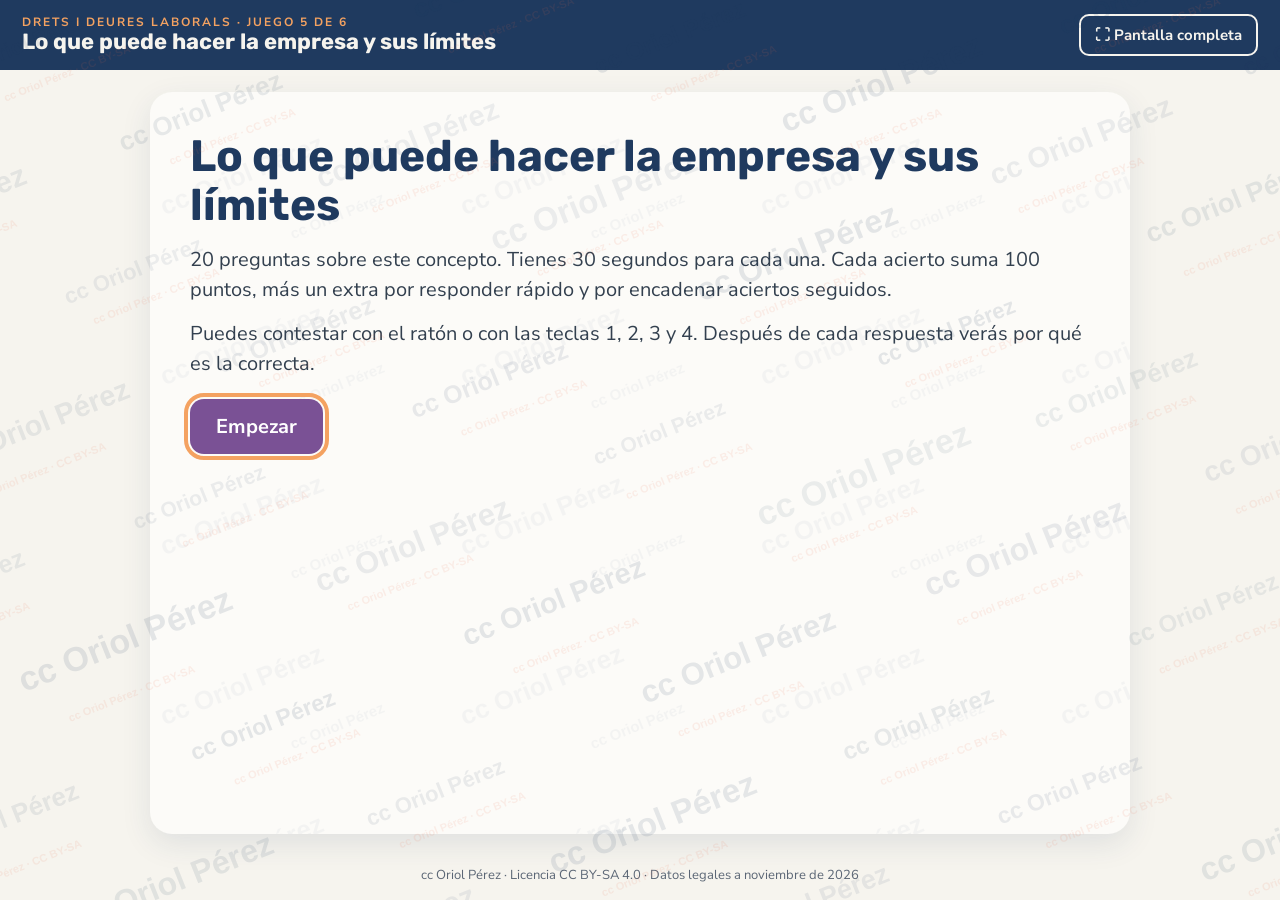
<file: juego5_empresa.html>
<!DOCTYPE html>
<html lang="es">
<head>
<meta charset="utf-8">
<meta name="viewport" content="width=device-width, initial-scale=1">
<title>Lo que puede hacer la empresa y sus límites · Juego 5 · cc Oriol Pérez</title>
<link rel="preconnect" href="https://fonts.googleapis.com">
<link href="https://fonts.googleapis.com/css2?family=Rubik:wght@500;700;800&family=Nunito+Sans:wght@400;700&display=swap" rel="stylesheet">
<style>
:root { --navy:#1F3A5F; --light:#F6F4EE; --paper:#FCFBF8; --acc:#7A5195; --ok:#1E6F66; --okbg:#E3F2EF; --bad:#B5472B; --badbg:#FBE3DC; --text:#33404F; }
* { box-sizing:border-box; }
html, body { margin:0; height:100%; }
body { font-family:'Nunito Sans', Verdana, sans-serif; color:var(--text); background:var(--light); }
.app { min-height:100%; display:flex; flex-direction:column; }
header { display:flex; align-items:center; justify-content:space-between; gap:16px; padding:14px 22px; background:var(--navy); color:#F6F4EE; }
header .t { font-family:'Rubik', Arial, sans-serif; font-weight:700; font-size:clamp(16px,2.2vw,22px); line-height:1.2; }
header .t small { display:block; font-family:'Nunito Sans', sans-serif; font-weight:700; font-size:12px; letter-spacing:2px; text-transform:uppercase; color:#F4A261; }
.btn-fs { border:2px solid #F6F4EE; background:transparent; color:#F6F4EE; font:700 15px 'Nunito Sans', sans-serif; padding:9px 14px; border-radius:10px; cursor:pointer; white-space:nowrap; }
.btn-fs:hover, .btn-fs:focus-visible { background:#F6F4EE; color:var(--navy); outline:none; }
main { flex:1; display:flex; justify-content:center; padding:22px; }
.card { position:relative; width:100%; max-width:980px; background:var(--paper); border-radius:22px; padding:clamp(20px,3.5vw,40px); box-shadow:0 10px 30px rgba(31,58,95,.10); overflow:hidden; }
.card::before { content:""; position:absolute; inset:0; background-image:var(--wmtile); background-size:300px 170px; opacity:.55; pointer-events:none; }
.card > * { position:relative; }
.hud { display:flex; flex-wrap:wrap; gap:10px 22px; align-items:center; justify-content:space-between; font-weight:700; font-size:15px; margin-bottom:14px; }
.pill { background:#EEF2F6; border-radius:999px; padding:6px 14px; }
.pill b { color:var(--navy); }
.bar { height:10px; background:#E5E9EE; border-radius:99px; overflow:hidden; margin-bottom:8px; }
.bar > i { display:block; height:100%; background:var(--acc); width:0; transition:width .3s; }
.timer { height:6px; background:#E5E9EE; border-radius:99px; overflow:hidden; margin-bottom:22px; }
.timer > i { display:block; height:100%; background:var(--navy); width:100%; }
h1 { font-family:'Rubik', Arial, sans-serif; color:var(--navy); font-size:clamp(26px,4vw,44px); line-height:1.12; margin:0 0 14px; }
h2.q { font-family:'Rubik', Arial, sans-serif; color:var(--navy); font-size:clamp(21px,2.8vw,32px); line-height:1.25; margin:0 0 22px; }
p { font-size:clamp(16px,1.9vw,20px); line-height:1.5; margin:0 0 14px; }
.opts { display:grid; grid-template-columns:1fr 1fr; gap:14px; }
@media (max-width:700px){ .opts { grid-template-columns:1fr; } }
.opt { display:flex; gap:14px; align-items:center; text-align:left; width:100%; border:3px solid #DDE3EA; background:#FFFFFF; border-radius:16px; padding:16px 18px; font:700 clamp(16px,1.9vw,20px)/1.35 'Nunito Sans', sans-serif; color:var(--text); cursor:pointer; transition:transform .12s, border-color .12s; }
.opt:hover:not(:disabled), .opt:focus-visible { border-color:var(--acc); transform:translateY(-2px); outline:none; }
.opt .k { flex:none; width:38px; height:38px; border-radius:50%; background:var(--acc); color:#FFFFFF; display:flex; align-items:center; justify-content:center; font-family:'Rubik', sans-serif; font-size:18px; }
.opt.right { border-color:var(--ok); background:var(--okbg); }
.opt.wrong { border-color:var(--bad); background:var(--badbg); }
.opt:disabled { cursor:default; }
.fb { margin-top:20px; border-radius:16px; padding:18px 22px; display:none; }
.fb.show { display:block; animation:pop .25s ease-out; }
.fb.ok { background:var(--okbg); color:#10302C; }
.fb.ko { background:var(--badbg); color:#5A1E10; }
.fb strong { font-family:'Rubik', sans-serif; font-size:clamp(18px,2.2vw,23px); display:block; margin-bottom:6px; }
.row { display:flex; gap:12px; flex-wrap:wrap; margin-top:20px; }
.go { border:0; background:var(--navy); color:#F6F4EE; font:700 clamp(16px,1.9vw,20px) 'Nunito Sans', sans-serif; padding:14px 26px; border-radius:14px; cursor:pointer; }
.go.alt { background:var(--acc); color:#FFFFFF; }
.go:focus-visible { outline:4px solid #F4A261; outline-offset:2px; }
.big { font-family:'Rubik', sans-serif; font-weight:800; font-size:clamp(54px,9vw,96px); color:var(--acc); line-height:1; margin:6px 0 10px; }
.review { margin-top:18px; border-top:2px solid #E5E9EE; padding-top:14px; }
.review div { padding:10px 0; border-bottom:1px solid #EEF1F4; font-size:17px; line-height:1.45; }
.streak { color:var(--bad); }
footer { text-align:center; font-size:13px; color:#5B6675; padding:10px 16px 16px; }
@keyframes pop { from { transform:scale(.97); opacity:.4; } to { transform:scale(1); opacity:1; } }
@media (prefers-reduced-motion: reduce) { * { animation:none !important; transition:none !important; } }
#wm { position:fixed; inset:0; width:100%; height:100%; pointer-events:none; z-index:2147483647; }
</style>
</head>
<body>
<div class="app" id="app">
<header>
  <div class="t"><small>Drets i deures laborals · Juego 5 de 6</small>Lo que puede hacer la empresa y sus límites</div>
  <button class="btn-fs" id="fs" type="button" aria-pressed="false">⛶ Pantalla completa</button>
</header>
<main><div class="card" id="card" aria-live="polite"></div></main>
<footer>cc Oriol Pérez · Licencia CC BY-SA 4.0 · Datos legales a noviembre de 2026</footer>
</div>
<canvas id="wm" aria-hidden="true"></canvas>
<script>
const QS = [{"q": "¿Qué artículo del Estatuto recoge el poder de dirección?", "o": ["El artículo 20", "El artículo 4", "El artículo 38", "El artículo 59"], "e": "La empresa organiza el trabajo, da órdenes y controla que se cumplan."}, {"q": "¿Qué artículo recoge el poder disciplinario?", "o": ["El artículo 58", "El artículo 5", "El artículo 20 bis", "El artículo 1"], "e": "Permite sancionar incumplimientos según las faltas del convenio."}, {"q": "¿Puede la empresa sancionarte quitándote días de vacaciones?", "o": ["No, está prohibido", "Sí, si la falta es grave", "Sí, si lo dice tu contrato", "Sí, si tú lo aceptas"], "e": "El artículo 58.3 lo prohíbe, igual que reducir otros descansos."}, {"q": "¿Puede la empresa sancionarte descontándote dinero del sueldo?", "o": ["No, las multas de haber están prohibidas", "Sí, hasta 100 €", "Sí, si llegas tarde", "Solo si lo firma el encargado"], "e": "También lo prohíbe el artículo 58.3."}, {"q": "¿Se pueden poner cámaras en los vestuarios?", "o": ["Nunca", "Sí, si hay robos", "Sí, si se avisa", "Solo de noche"], "e": "La ley de protección de datos las prohíbe en vestuarios, lavabos, comedores y zonas de descanso."}, {"q": "¿Puede la empresa poner cámaras en el almacén?", "o": ["Sí, si informa a la plantilla", "No, nunca", "Solo con permiso del juez", "Solo si hay un robo"], "e": "Es parte de su poder de control, respetando la dignidad y la información previa."}, {"q": "Te ordenan algo que pone en riesgo tu salud. ¿Tienes que obedecer?", "o": ["No, solo hay que cumplir las órdenes regulares", "Sí, siempre", "Sí, si te lo dice por escrito", "Sí, si es el gerente"], "e": "El deber de obedecer es solo para el ejercicio regular de la dirección."}, {"q": "Si una trabajadora embarazada corre riesgo en su puesto, la empresa debe…", "o": ["adaptar su puesto", "despedirla", "sancionarla", "bajarle el sueldo"], "e": "Lo exige el artículo 26 de la Ley de Prevención."}, {"q": "Ante un riesgo grave e inminente, puedes…", "o": ["interrumpir tu actividad", "seguir sin avisar", "esperar a que acabe el turno", "solo avisar por correo"], "e": "Lo permite el artículo 21 de la Ley de Prevención."}, {"q": "Para cambiarte el turno de forma importante, la empresa necesita…", "o": ["una causa justificada y avisar con al menos 15 días", "solo decirlo el mismo día", "nada, puede hacerlo cuando quiera", "permiso del juez"], "e": "Es una modificación sustancial (artículo 41)."}, {"q": "Cambiarte de funciones dentro de la empresa se llama…", "o": ["movilidad funcional", "movilidad geográfica", "despido objetivo", "excedencia"], "e": "Está en el artículo 39 del Estatuto."}, {"q": "Cambiarte de centro de trabajo a otra ciudad se llama…", "o": ["movilidad geográfica", "movilidad funcional", "ocupación efectiva", "teletrabajo"], "e": "Está en el artículo 40 del Estatuto."}, {"q": "Te cambian de turno como castigo por denunciar. Eso vulnera…", "o": ["la garantía de indemnidad", "la libertad de empresa", "el deber de obediencia", "la norma mínima"], "e": "Reclamar no puede traer represalias (artículo 24 de la Constitución)."}, {"q": "Un despido por estar embarazada es…", "o": ["nulo", "procedente", "improcedente siempre", "válido si se paga"], "e": "Lo dice el artículo 55.5 del Estatuto."}, {"q": "¿Qué pasa cuando un despido es nulo?", "o": ["Vuelves a tu puesto y cobras los salarios perdidos", "Te pagan solo una indemnización", "No pasa nada", "Te pagan el finiquito"], "e": "La readmisión es inmediata."}, {"q": "Descartar los currículos de las mujeres en una selección es…", "o": ["discriminación en el acceso al empleo", "legal si es una empresa privada", "una decisión de dirección", "una costumbre válida"], "e": "Vulnera la igualdad (artículo 14) y es una infracción muy grave."}, {"q": "El encargado te dice «a tu edad ya no se aprende». Es…", "o": ["un trato discriminatorio por edad y contra tu dignidad", "una crítica normal", "parte del poder de dirección", "una sanción leve"], "e": "La edad es una de las causas por las que no se puede discriminar."}, {"q": "No contestas un WhatsApp del jefe a las 23:30. ¿Pueden sancionarte?", "o": ["No", "Sí, con una falta leve", "Sí, con un descuento", "Sí, si es urgente"], "e": "Fuera de horario tienes derecho a la desconexión digital."}, {"q": "La encargada te pide reorganizar los palés. ¿Tienes que hacerlo?", "o": ["Sí, es una orden normal de dirección", "No, nunca", "Solo si te pagan aparte", "Solo si lo pide por escrito"], "e": "Cumplir las órdenes regulares es un deber (artículo 5.c)."}, {"q": "¿Dónde se gradúan las faltas y sanciones?", "o": ["En el convenio colectivo", "En el contrato de cada persona", "En la Constitución", "Las decide el encargado"], "e": "El convenio dice qué es falta leve, grave o muy grave."}];
const WM = "cc Oriol Pérez";
const TIME = 30;
const $ = s => document.querySelector(s);
const card = $('#card');
let order = [], i = 0, score = 0, hits = 0, streak = 0, best = 0, failed = [], tStart = 0, tId = null, locked = false;

function shuffle(a){ a = a.slice(); for (let k = a.length - 1; k > 0; k--) { const j = Math.floor(Math.random() * (k + 1)); [a[k], a[j]] = [a[j], a[k]]; } return a; }
function esc(s){ return s.replace(/[&<>"]/g, c => ({'&':'&amp;','<':'&lt;','>':'&gt;','"':'&quot;'}[c])); }

function start(){
  order = shuffle(QS.map((q, n) => n)); i = 0; score = 0; hits = 0; streak = 0; best = 0; failed = [];
  show();
}
function intro(){
  card.innerHTML = `<h1>Lo que puede hacer la empresa y sus límites</h1>
  <p>20 preguntas sobre este concepto. Tienes ${TIME} segundos para cada una. Cada acierto suma 100 puntos, más un extra por responder rápido y por encadenar aciertos seguidos.</p>
  <p>Puedes contestar con el ratón o con las teclas 1, 2, 3 y 4. Después de cada respuesta verás por qué es la correcta.</p>
  <div class="row"><button class="go alt" id="b0" type="button">Empezar</button></div>`;
  $('#b0').onclick = start; $('#b0').focus();
}
function show(){
  locked = false;
  const q = QS[order[i]];
  const opts = shuffle(q.o.map((t, n) => ({ t, ok: n === 0 })));
  card.innerHTML = `<div class="hud">
    <span class="pill">Pregunta <b>${i + 1}</b> de ${QS.length}</span>
    <span class="pill">Puntos <b>${score}</b></span>
    <span class="pill">Racha <b class="streak">${streak}</b></span></div>
    <div class="bar"><i style="width:${(i / QS.length) * 100}%"></i></div>
    <div class="timer"><i id="tm"></i></div>
    <h2 class="q">${esc(q.q)}</h2>
    <div class="opts">${opts.map((o, n) => `<button class="opt" type="button" data-ok="${o.ok}"><span class="k">${n + 1}</span><span>${esc(o.t)}</span></button>`).join('')}</div>
    <div class="fb" id="fb" role="status"></div>`;
  card.querySelectorAll('.opt').forEach(b => b.onclick = () => answer(b));
  tStart = performance.now(); clearInterval(tId);
  tId = setInterval(() => {
    const left = Math.max(0, TIME - (performance.now() - tStart) / 1000);
    const tm = $('#tm'); if (tm) tm.style.width = (left / TIME * 100) + '%';
    if (left <= 0) answer(null);
  }, 100);
}
function answer(btn){
  if (locked) return; locked = true; clearInterval(tId);
  const q = QS[order[i]];
  const all = [...card.querySelectorAll('.opt')];
  all.forEach(b => { b.disabled = true; if (b.dataset.ok === 'true') b.classList.add('right'); });
  const ok = btn && btn.dataset.ok === 'true';
  const fb = $('#fb');
  if (ok) {
    const secs = (performance.now() - tStart) / 1000;
    streak++; best = Math.max(best, streak); hits++;
    const pts = 100 + Math.round(Math.max(0, TIME - secs) * 2) + (streak > 1 ? (streak - 1) * 10 : 0);
    score += pts;
    fb.className = 'fb ok show';
    fb.innerHTML = `<strong>¡Correcto! +${pts} puntos</strong>${esc(q.e)}`;
  } else {
    if (btn) btn.classList.add('wrong');
    streak = 0; failed.push(q);
    fb.className = 'fb ko show';
    fb.innerHTML = `<strong>${btn ? 'No es esa' : 'Se acabó el tiempo'}</strong>La respuesta correcta es «${esc(q.o[0])}». ${esc(q.e)}`;
  }
  fb.insertAdjacentHTML('beforeend', `<div class="row"><button class="go" id="nx" type="button">${i + 1 < QS.length ? 'Siguiente pregunta' : 'Ver resultado'}</button></div>`);
  $('#nx').onclick = next; $('#nx').focus();
}
function next(){ i++; if (i < QS.length) show(); else end(); }
function end(){
  const msg = hits >= 18 ? 'Dominas este concepto.' : hits >= 14 ? 'Muy bien, casi todo claro.' : hits >= 10 ? 'Vas bien; repasa las que has fallado.' : 'Vale la pena repasar este bloque y volver a jugar.';
  card.innerHTML = `<h1>Resultado</h1>
    <div class="big">${score} puntos</div>
    <p><b>${hits} aciertos de ${QS.length}</b> · mejor racha: ${best}. ${msg}</p>
    ${failed.length ? `<div class="review"><p><b>Para repasar</b></p>${failed.map(q => `<div><b>${esc(q.q)}</b><br>${esc(q.o[0])}. ${esc(q.e)}</div>`).join('')}</div>` : ''}
    <div class="row"><button class="go alt" id="rp" type="button">Jugar otra vez</button></div>`;
  $('#rp').onclick = start; $('#rp').focus();
}
document.addEventListener('keydown', e => {
  if (['1','2','3','4'].includes(e.key)) { const b = card.querySelectorAll('.opt')[+e.key - 1]; if (b && !b.disabled) answer(b); }
});

/* Pantalla completa */
const fsBtn = $('#fs');
fsBtn.onclick = async () => {
  try {
    if (!document.fullscreenElement) { await document.documentElement.requestFullscreen(); }
    else { await document.exitFullscreen(); }
  } catch (err) { fsBtn.textContent = 'Pantalla completa no disponible aquí'; }
};
document.addEventListener('fullscreenchange', () => {
  const on = !!document.fullscreenElement;
  fsBtn.textContent = on ? '✕ Salir de pantalla completa' : '⛶ Pantalla completa';
  fsBtn.setAttribute('aria-pressed', on);
  drawWM();
});

/* Marca de agua: varias capas superpuestas que se regeneran si se eliminan */
(function(){
  const svg = `<svg xmlns='http://www.w3.org/2000/svg' width='300' height='170'><g transform='rotate(-22 150 85)' font-family='Arial' font-weight='700' fill='%231F3A5F' fill-opacity='0.07'><text x='10' y='70' font-size='26'>${encodeURIComponent(WM)}</text><text x='120' y='140' font-size='15'>${encodeURIComponent(WM)}</text></g></svg>`;
  document.documentElement.style.setProperty('--wmtile', `url("data:image/svg+xml;utf8,${svg}")`);
})();
function drawWM(){
  let c = document.getElementById('wm');
  if (!c) { c = document.createElement('canvas'); c.id = 'wm'; c.setAttribute('aria-hidden', 'true'); document.body.appendChild(c); }
  c.style.cssText = 'position:fixed;inset:0;width:100%;height:100%;pointer-events:none;z-index:2147483647;display:block;opacity:1;visibility:visible';
  const dpr = window.devicePixelRatio || 1, W = innerWidth, H = innerHeight;
  c.width = W * dpr; c.height = H * dpr;
  const x = c.getContext('2d'); x.setTransform(dpr, 0, 0, dpr, 0, 0); x.clearRect(0, 0, W, H);
  let seed = 7; const rnd = () => (seed = (seed * 9301 + 49297) % 233280) / 233280;
  x.save(); x.translate(W / 2, H / 2); x.rotate(-0.38);
  const R = Math.hypot(W, H);
  for (let y = -R; y < R; y += 120) {
    for (let xx = -R + ((y / 120) % 2) * 130; xx < R; xx += 300) {
      const s = 20 + Math.round(rnd() * 14);
      x.font = `800 ${s}px Rubik, Arial, sans-serif`;
      x.fillStyle = `rgba(31,58,95,${0.075 + rnd() * 0.04})`;
      x.fillText(WM, xx + rnd() * 30, y + rnd() * 20);
      x.font = `700 11px Arial, sans-serif`;
      x.fillStyle = 'rgba(231,111,81,0.10)';
      x.fillText(WM + ' · CC BY-SA', xx + 40, y + 46);
    }
  }
  x.restore();
}
addEventListener('resize', drawWM);
new MutationObserver(() => { const c = document.getElementById('wm'); if (!c || c.style.display === 'none' || c.style.opacity === '0') drawWM(); })
  .observe(document.body, { childList: true, subtree: true, attributes: true, attributeFilter: ['style', 'class'] });
setInterval(() => { const c = document.getElementById('wm'); if (!c || getComputedStyle(c).display === 'none' || getComputedStyle(c).visibility === 'hidden' || +getComputedStyle(c).opacity < 0.5) drawWM(); }, 1500);
drawWM();
intro();
</script>
</body>
</html>
</file>
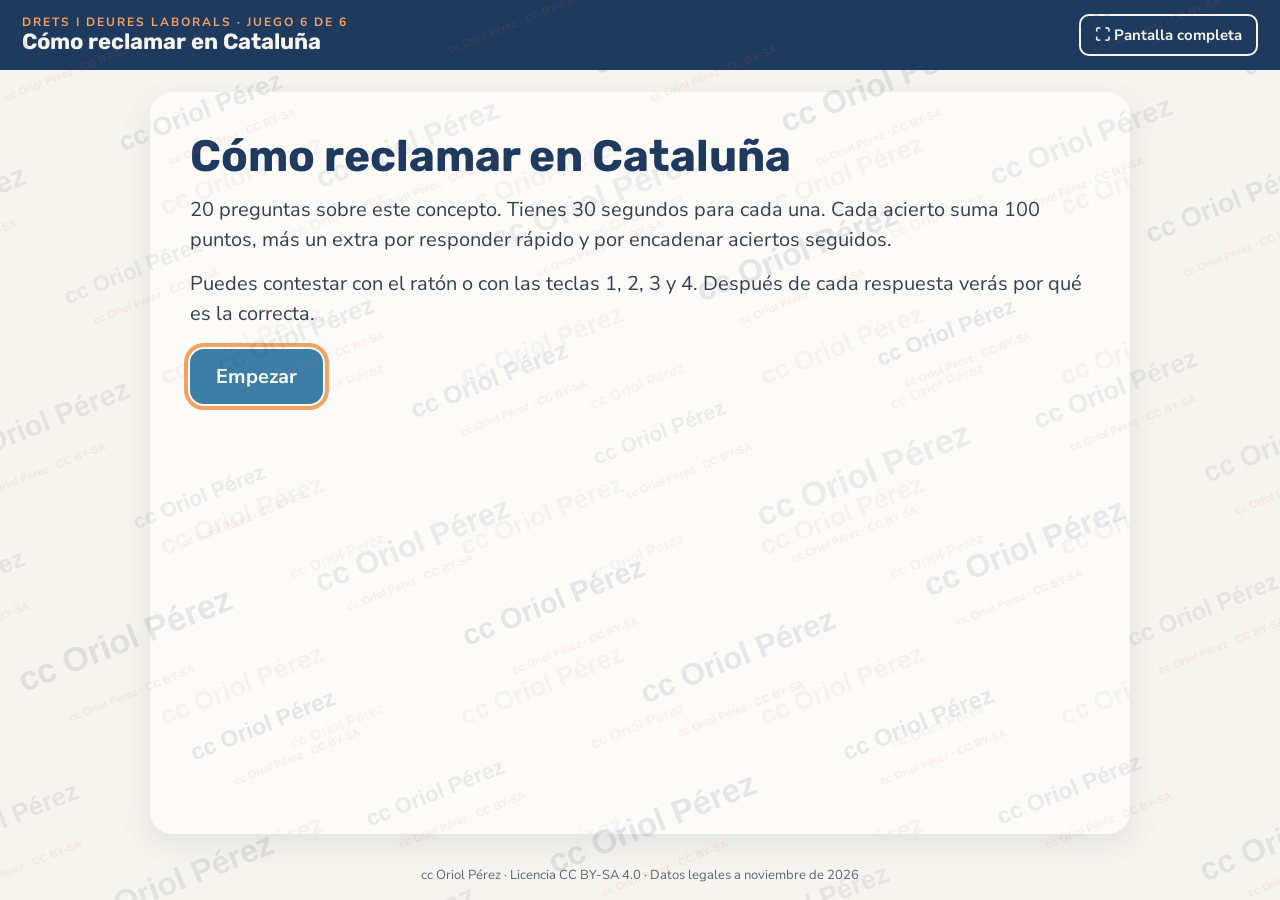
<file: juego6_reclamar.html>
<!DOCTYPE html>
<html lang="es">
<head>
<meta charset="utf-8">
<meta name="viewport" content="width=device-width, initial-scale=1">
<title>Cómo reclamar en Cataluña · Juego 6 · cc Oriol Pérez</title>
<link rel="preconnect" href="https://fonts.googleapis.com">
<link href="https://fonts.googleapis.com/css2?family=Rubik:wght@500;700;800&family=Nunito+Sans:wght@400;700&display=swap" rel="stylesheet">
<style>
:root { --navy:#1F3A5F; --light:#F6F4EE; --paper:#FCFBF8; --acc:#3D7EA6; --ok:#1E6F66; --okbg:#E3F2EF; --bad:#B5472B; --badbg:#FBE3DC; --text:#33404F; }
* { box-sizing:border-box; }
html, body { margin:0; height:100%; }
body { font-family:'Nunito Sans', Verdana, sans-serif; color:var(--text); background:var(--light); }
.app { min-height:100%; display:flex; flex-direction:column; }
header { display:flex; align-items:center; justify-content:space-between; gap:16px; padding:14px 22px; background:var(--navy); color:#F6F4EE; }
header .t { font-family:'Rubik', Arial, sans-serif; font-weight:700; font-size:clamp(16px,2.2vw,22px); line-height:1.2; }
header .t small { display:block; font-family:'Nunito Sans', sans-serif; font-weight:700; font-size:12px; letter-spacing:2px; text-transform:uppercase; color:#F4A261; }
.btn-fs { border:2px solid #F6F4EE; background:transparent; color:#F6F4EE; font:700 15px 'Nunito Sans', sans-serif; padding:9px 14px; border-radius:10px; cursor:pointer; white-space:nowrap; }
.btn-fs:hover, .btn-fs:focus-visible { background:#F6F4EE; color:var(--navy); outline:none; }
main { flex:1; display:flex; justify-content:center; padding:22px; }
.card { position:relative; width:100%; max-width:980px; background:var(--paper); border-radius:22px; padding:clamp(20px,3.5vw,40px); box-shadow:0 10px 30px rgba(31,58,95,.10); overflow:hidden; }
.card::before { content:""; position:absolute; inset:0; background-image:var(--wmtile); background-size:300px 170px; opacity:.55; pointer-events:none; }
.card > * { position:relative; }
.hud { display:flex; flex-wrap:wrap; gap:10px 22px; align-items:center; justify-content:space-between; font-weight:700; font-size:15px; margin-bottom:14px; }
.pill { background:#EEF2F6; border-radius:999px; padding:6px 14px; }
.pill b { color:var(--navy); }
.bar { height:10px; background:#E5E9EE; border-radius:99px; overflow:hidden; margin-bottom:8px; }
.bar > i { display:block; height:100%; background:var(--acc); width:0; transition:width .3s; }
.timer { height:6px; background:#E5E9EE; border-radius:99px; overflow:hidden; margin-bottom:22px; }
.timer > i { display:block; height:100%; background:var(--navy); width:100%; }
h1 { font-family:'Rubik', Arial, sans-serif; color:var(--navy); font-size:clamp(26px,4vw,44px); line-height:1.12; margin:0 0 14px; }
h2.q { font-family:'Rubik', Arial, sans-serif; color:var(--navy); font-size:clamp(21px,2.8vw,32px); line-height:1.25; margin:0 0 22px; }
p { font-size:clamp(16px,1.9vw,20px); line-height:1.5; margin:0 0 14px; }
.opts { display:grid; grid-template-columns:1fr 1fr; gap:14px; }
@media (max-width:700px){ .opts { grid-template-columns:1fr; } }
.opt { display:flex; gap:14px; align-items:center; text-align:left; width:100%; border:3px solid #DDE3EA; background:#FFFFFF; border-radius:16px; padding:16px 18px; font:700 clamp(16px,1.9vw,20px)/1.35 'Nunito Sans', sans-serif; color:var(--text); cursor:pointer; transition:transform .12s, border-color .12s; }
.opt:hover:not(:disabled), .opt:focus-visible { border-color:var(--acc); transform:translateY(-2px); outline:none; }
.opt .k { flex:none; width:38px; height:38px; border-radius:50%; background:var(--acc); color:#FFFFFF; display:flex; align-items:center; justify-content:center; font-family:'Rubik', sans-serif; font-size:18px; }
.opt.right { border-color:var(--ok); background:var(--okbg); }
.opt.wrong { border-color:var(--bad); background:var(--badbg); }
.opt:disabled { cursor:default; }
.fb { margin-top:20px; border-radius:16px; padding:18px 22px; display:none; }
.fb.show { display:block; animation:pop .25s ease-out; }
.fb.ok { background:var(--okbg); color:#10302C; }
.fb.ko { background:var(--badbg); color:#5A1E10; }
.fb strong { font-family:'Rubik', sans-serif; font-size:clamp(18px,2.2vw,23px); display:block; margin-bottom:6px; }
.row { display:flex; gap:12px; flex-wrap:wrap; margin-top:20px; }
.go { border:0; background:var(--navy); color:#F6F4EE; font:700 clamp(16px,1.9vw,20px) 'Nunito Sans', sans-serif; padding:14px 26px; border-radius:14px; cursor:pointer; }
.go.alt { background:var(--acc); color:#FFFFFF; }
.go:focus-visible { outline:4px solid #F4A261; outline-offset:2px; }
.big { font-family:'Rubik', sans-serif; font-weight:800; font-size:clamp(54px,9vw,96px); color:var(--acc); line-height:1; margin:6px 0 10px; }
.review { margin-top:18px; border-top:2px solid #E5E9EE; padding-top:14px; }
.review div { padding:10px 0; border-bottom:1px solid #EEF1F4; font-size:17px; line-height:1.45; }
.streak { color:var(--bad); }
footer { text-align:center; font-size:13px; color:#5B6675; padding:10px 16px 16px; }
@keyframes pop { from { transform:scale(.97); opacity:.4; } to { transform:scale(1); opacity:1; } }
@media (prefers-reduced-motion: reduce) { * { animation:none !important; transition:none !important; } }
#wm { position:fixed; inset:0; width:100%; height:100%; pointer-events:none; z-index:2147483647; }
</style>
</head>
<body>
<div class="app" id="app">
<header>
  <div class="t"><small>Drets i deures laborals · Juego 6 de 6</small>Cómo reclamar en Cataluña</div>
  <button class="btn-fs" id="fs" type="button" aria-pressed="false">⛶ Pantalla completa</button>
</header>
<main><div class="card" id="card" aria-live="polite"></div></main>
<footer>cc Oriol Pérez · Licencia CC BY-SA 4.0 · Datos legales a noviembre de 2026</footer>
</div>
<canvas id="wm" aria-hidden="true"></canvas>
<script>
const QS = [{"q": "¿Cuál es el primer paso si algo no está bien en tu trabajo?", "o": ["Hablarlo y dejar constancia por escrito", "Dejar de ir a trabajar", "Publicarlo en redes", "Esperar a que se arregle solo"], "e": "Pide por escrito lo que te deben y guarda copia."}, {"q": "¿Qué pruebas conviene guardar?", "o": ["Contrato, nóminas, mensajes y registro de jornada", "Solo el contrato", "Nada, basta con tu palabra", "Las fotos de las vacaciones"], "e": "Sin pruebas es mucho más difícil reclamar."}, {"q": "¿Dónde puedes pedir asesoramiento gratuito?", "o": ["En los servicios de orientación jurídica de los colegios de la abogacía", "Solo en un despacho privado", "En la propia empresa", "En el banco"], "e": "También asesoran los sindicatos a sus afiliados."}, {"q": "¿Quiénes te representan dentro de la empresa?", "o": ["Los delegados de personal o el comité de empresa", "El encargado", "Recursos Humanos", "El gerente"], "e": "Son elegidos por la plantilla."}, {"q": "¿Dónde se denuncian incumplimientos de la ley laboral en Cataluña?", "o": ["En la Inspecció de Treball de Catalunya", "En la policía municipal", "En el ayuntamiento", "En Hacienda"], "e": "La Inspección comprueba si la empresa cumple."}, {"q": "¿La Inspección dice a la empresa quién la ha denunciado?", "o": ["No", "Sí, siempre", "Solo si la empresa lo pide", "Solo si es grave"], "e": "El origen de la denuncia es confidencial."}, {"q": "¿Dónde se presenta la papeleta de conciliación en Cataluña?", "o": ["En el servicio de conciliación del Departament d'Empresa i Treball", "En el Juzgado de lo Social", "En la Inspección", "En el SEPE"], "e": "Es un trámite de la Generalitat, previo a la vía judicial."}, {"q": "¿Cuánto cuesta presentar la papeleta de conciliación?", "o": ["Es gratuita", "50 €", "Depende del salario", "100 €"], "e": "No tiene tasas."}, {"q": "¿Se puede presentar la papeleta por internet?", "o": ["Sí", "No, solo en persona", "Solo con abogado", "Solo los lunes"], "e": "Se puede presentar por internet o presencialmente con cita previa."}, {"q": "¿Para qué sirve el acto de conciliación?", "o": ["Para intentar un acuerdo antes del juicio", "Para imponer una multa", "Para despedir a alguien", "Para firmar un contrato"], "e": "Muchos conflictos se cierran ahí."}, {"q": "Si no hay acuerdo en la conciliación, ¿qué sigue?", "o": ["La demanda ante el Juzgado de lo Social", "Nada más", "Una huelga obligatoria", "Volver a la Inspección"], "e": "El Juzgado de lo Social resuelve los conflictos laborales."}, {"q": "¿Qué plazo hay para reclamar contra un despido?", "o": ["20 días hábiles", "30 días naturales", "Un año", "Tres meses"], "e": "Es un plazo corto y de caducidad."}, {"q": "¿Qué días no cuentan en un plazo de días hábiles?", "o": ["Sábados, domingos y festivos", "Solo los domingos", "Solo los festivos", "Ninguno"], "e": "También son inhábiles el 24 y el 31 de diciembre."}, {"q": "¿Qué efecto tiene presentar la papeleta sobre el plazo de 20 días?", "o": ["Lo detiene mientras dura el trámite", "Lo amplía a un año", "Lo anula", "No tiene ningún efecto"], "e": "Después sigue contando lo que quedaba."}, {"q": "¿Qué plazo hay para reclamar dinero que te debe la empresa?", "o": ["Un año", "20 días hábiles", "Un mes", "Cinco años"], "e": "Por ejemplo, horas extra o salarios no pagados."}, {"q": "Despedido el lunes 9 de marzo de 2026, ¿cuál es el último día para reclamar en Cataluña, sin fiestas locales?", "o": ["Miércoles 8 de abril de 2026", "Lunes 30 de marzo de 2026", "Jueves 9 de abril de 2026", "Viernes 3 de abril de 2026"], "e": "Hay que saltar el Viernes Santo (3 de abril) y el Lunes de Pascua (6 de abril)."}, {"q": "¿Qué pasa si se pasa el plazo para reclamar un despido?", "o": ["Se pierde el derecho a reclamarlo", "Se amplía automáticamente", "Se puede reclamar en Hacienda", "No pasa nada"], "e": "Aunque el despido estuviera mal hecho."}, {"q": "Si tus ingresos son bajos, ¿puedes tener abogado sin pagar?", "o": ["Sí, con la justicia gratuita", "No, nunca", "Solo si tienes hijos", "Solo en Madrid"], "e": "Puedes pedir abogado de oficio."}, {"q": "Eres un falso autónomo. ¿Qué puedes hacer?", "o": ["Denunciarlo a la Inspección o pedir al juzgado que reconozca tu relación laboral", "Nada", "Darte de baja y callar", "Pagar más cuota de autónomo"], "e": "Si se dan las cinco notas, eres asalariado."}, {"q": "¿Desde cuándo se cuenta el plazo para reclamar un despido?", "o": ["Desde el día siguiente al despido", "Desde el mismo día", "Desde que firmas el finiquito", "Desde el mes siguiente"], "e": "El día del despido no cuenta."}];
const WM = "cc Oriol Pérez";
const TIME = 30;
const $ = s => document.querySelector(s);
const card = $('#card');
let order = [], i = 0, score = 0, hits = 0, streak = 0, best = 0, failed = [], tStart = 0, tId = null, locked = false;

function shuffle(a){ a = a.slice(); for (let k = a.length - 1; k > 0; k--) { const j = Math.floor(Math.random() * (k + 1)); [a[k], a[j]] = [a[j], a[k]]; } return a; }
function esc(s){ return s.replace(/[&<>"]/g, c => ({'&':'&amp;','<':'&lt;','>':'&gt;','"':'&quot;'}[c])); }

function start(){
  order = shuffle(QS.map((q, n) => n)); i = 0; score = 0; hits = 0; streak = 0; best = 0; failed = [];
  show();
}
function intro(){
  card.innerHTML = `<h1>Cómo reclamar en Cataluña</h1>
  <p>20 preguntas sobre este concepto. Tienes ${TIME} segundos para cada una. Cada acierto suma 100 puntos, más un extra por responder rápido y por encadenar aciertos seguidos.</p>
  <p>Puedes contestar con el ratón o con las teclas 1, 2, 3 y 4. Después de cada respuesta verás por qué es la correcta.</p>
  <div class="row"><button class="go alt" id="b0" type="button">Empezar</button></div>`;
  $('#b0').onclick = start; $('#b0').focus();
}
function show(){
  locked = false;
  const q = QS[order[i]];
  const opts = shuffle(q.o.map((t, n) => ({ t, ok: n === 0 })));
  card.innerHTML = `<div class="hud">
    <span class="pill">Pregunta <b>${i + 1}</b> de ${QS.length}</span>
    <span class="pill">Puntos <b>${score}</b></span>
    <span class="pill">Racha <b class="streak">${streak}</b></span></div>
    <div class="bar"><i style="width:${(i / QS.length) * 100}%"></i></div>
    <div class="timer"><i id="tm"></i></div>
    <h2 class="q">${esc(q.q)}</h2>
    <div class="opts">${opts.map((o, n) => `<button class="opt" type="button" data-ok="${o.ok}"><span class="k">${n + 1}</span><span>${esc(o.t)}</span></button>`).join('')}</div>
    <div class="fb" id="fb" role="status"></div>`;
  card.querySelectorAll('.opt').forEach(b => b.onclick = () => answer(b));
  tStart = performance.now(); clearInterval(tId);
  tId = setInterval(() => {
    const left = Math.max(0, TIME - (performance.now() - tStart) / 1000);
    const tm = $('#tm'); if (tm) tm.style.width = (left / TIME * 100) + '%';
    if (left <= 0) answer(null);
  }, 100);
}
function answer(btn){
  if (locked) return; locked = true; clearInterval(tId);
  const q = QS[order[i]];
  const all = [...card.querySelectorAll('.opt')];
  all.forEach(b => { b.disabled = true; if (b.dataset.ok === 'true') b.classList.add('right'); });
  const ok = btn && btn.dataset.ok === 'true';
  const fb = $('#fb');
  if (ok) {
    const secs = (performance.now() - tStart) / 1000;
    streak++; best = Math.max(best, streak); hits++;
    const pts = 100 + Math.round(Math.max(0, TIME - secs) * 2) + (streak > 1 ? (streak - 1) * 10 : 0);
    score += pts;
    fb.className = 'fb ok show';
    fb.innerHTML = `<strong>¡Correcto! +${pts} puntos</strong>${esc(q.e)}`;
  } else {
    if (btn) btn.classList.add('wrong');
    streak = 0; failed.push(q);
    fb.className = 'fb ko show';
    fb.innerHTML = `<strong>${btn ? 'No es esa' : 'Se acabó el tiempo'}</strong>La respuesta correcta es «${esc(q.o[0])}». ${esc(q.e)}`;
  }
  fb.insertAdjacentHTML('beforeend', `<div class="row"><button class="go" id="nx" type="button">${i + 1 < QS.length ? 'Siguiente pregunta' : 'Ver resultado'}</button></div>`);
  $('#nx').onclick = next; $('#nx').focus();
}
function next(){ i++; if (i < QS.length) show(); else end(); }
function end(){
  const msg = hits >= 18 ? 'Dominas este concepto.' : hits >= 14 ? 'Muy bien, casi todo claro.' : hits >= 10 ? 'Vas bien; repasa las que has fallado.' : 'Vale la pena repasar este bloque y volver a jugar.';
  card.innerHTML = `<h1>Resultado</h1>
    <div class="big">${score} puntos</div>
    <p><b>${hits} aciertos de ${QS.length}</b> · mejor racha: ${best}. ${msg}</p>
    ${failed.length ? `<div class="review"><p><b>Para repasar</b></p>${failed.map(q => `<div><b>${esc(q.q)}</b><br>${esc(q.o[0])}. ${esc(q.e)}</div>`).join('')}</div>` : ''}
    <div class="row"><button class="go alt" id="rp" type="button">Jugar otra vez</button></div>`;
  $('#rp').onclick = start; $('#rp').focus();
}
document.addEventListener('keydown', e => {
  if (['1','2','3','4'].includes(e.key)) { const b = card.querySelectorAll('.opt')[+e.key - 1]; if (b && !b.disabled) answer(b); }
});

/* Pantalla completa */
const fsBtn = $('#fs');
fsBtn.onclick = async () => {
  try {
    if (!document.fullscreenElement) { await document.documentElement.requestFullscreen(); }
    else { await document.exitFullscreen(); }
  } catch (err) { fsBtn.textContent = 'Pantalla completa no disponible aquí'; }
};
document.addEventListener('fullscreenchange', () => {
  const on = !!document.fullscreenElement;
  fsBtn.textContent = on ? '✕ Salir de pantalla completa' : '⛶ Pantalla completa';
  fsBtn.setAttribute('aria-pressed', on);
  drawWM();
});

/* Marca de agua: varias capas superpuestas que se regeneran si se eliminan */
(function(){
  const svg = `<svg xmlns='http://www.w3.org/2000/svg' width='300' height='170'><g transform='rotate(-22 150 85)' font-family='Arial' font-weight='700' fill='%231F3A5F' fill-opacity='0.07'><text x='10' y='70' font-size='26'>${encodeURIComponent(WM)}</text><text x='120' y='140' font-size='15'>${encodeURIComponent(WM)}</text></g></svg>`;
  document.documentElement.style.setProperty('--wmtile', `url("data:image/svg+xml;utf8,${svg}")`);
})();
function drawWM(){
  let c = document.getElementById('wm');
  if (!c) { c = document.createElement('canvas'); c.id = 'wm'; c.setAttribute('aria-hidden', 'true'); document.body.appendChild(c); }
  c.style.cssText = 'position:fixed;inset:0;width:100%;height:100%;pointer-events:none;z-index:2147483647;display:block;opacity:1;visibility:visible';
  const dpr = window.devicePixelRatio || 1, W = innerWidth, H = innerHeight;
  c.width = W * dpr; c.height = H * dpr;
  const x = c.getContext('2d'); x.setTransform(dpr, 0, 0, dpr, 0, 0); x.clearRect(0, 0, W, H);
  let seed = 7; const rnd = () => (seed = (seed * 9301 + 49297) % 233280) / 233280;
  x.save(); x.translate(W / 2, H / 2); x.rotate(-0.38);
  const R = Math.hypot(W, H);
  for (let y = -R; y < R; y += 120) {
    for (let xx = -R + ((y / 120) % 2) * 130; xx < R; xx += 300) {
      const s = 20 + Math.round(rnd() * 14);
      x.font = `800 ${s}px Rubik, Arial, sans-serif`;
      x.fillStyle = `rgba(31,58,95,${0.075 + rnd() * 0.04})`;
      x.fillText(WM, xx + rnd() * 30, y + rnd() * 20);
      x.font = `700 11px Arial, sans-serif`;
      x.fillStyle = 'rgba(231,111,81,0.10)';
      x.fillText(WM + ' · CC BY-SA', xx + 40, y + 46);
    }
  }
  x.restore();
}
addEventListener('resize', drawWM);
new MutationObserver(() => { const c = document.getElementById('wm'); if (!c || c.style.display === 'none' || c.style.opacity === '0') drawWM(); })
  .observe(document.body, { childList: true, subtree: true, attributes: true, attributeFilter: ['style', 'class'] });
setInterval(() => { const c = document.getElementById('wm'); if (!c || getComputedStyle(c).display === 'none' || getComputedStyle(c).visibility === 'hidden' || +getComputedStyle(c).opacity < 0.5) drawWM(); }, 1500);
drawWM();
intro();
</script>
</body>
</html>
</file>
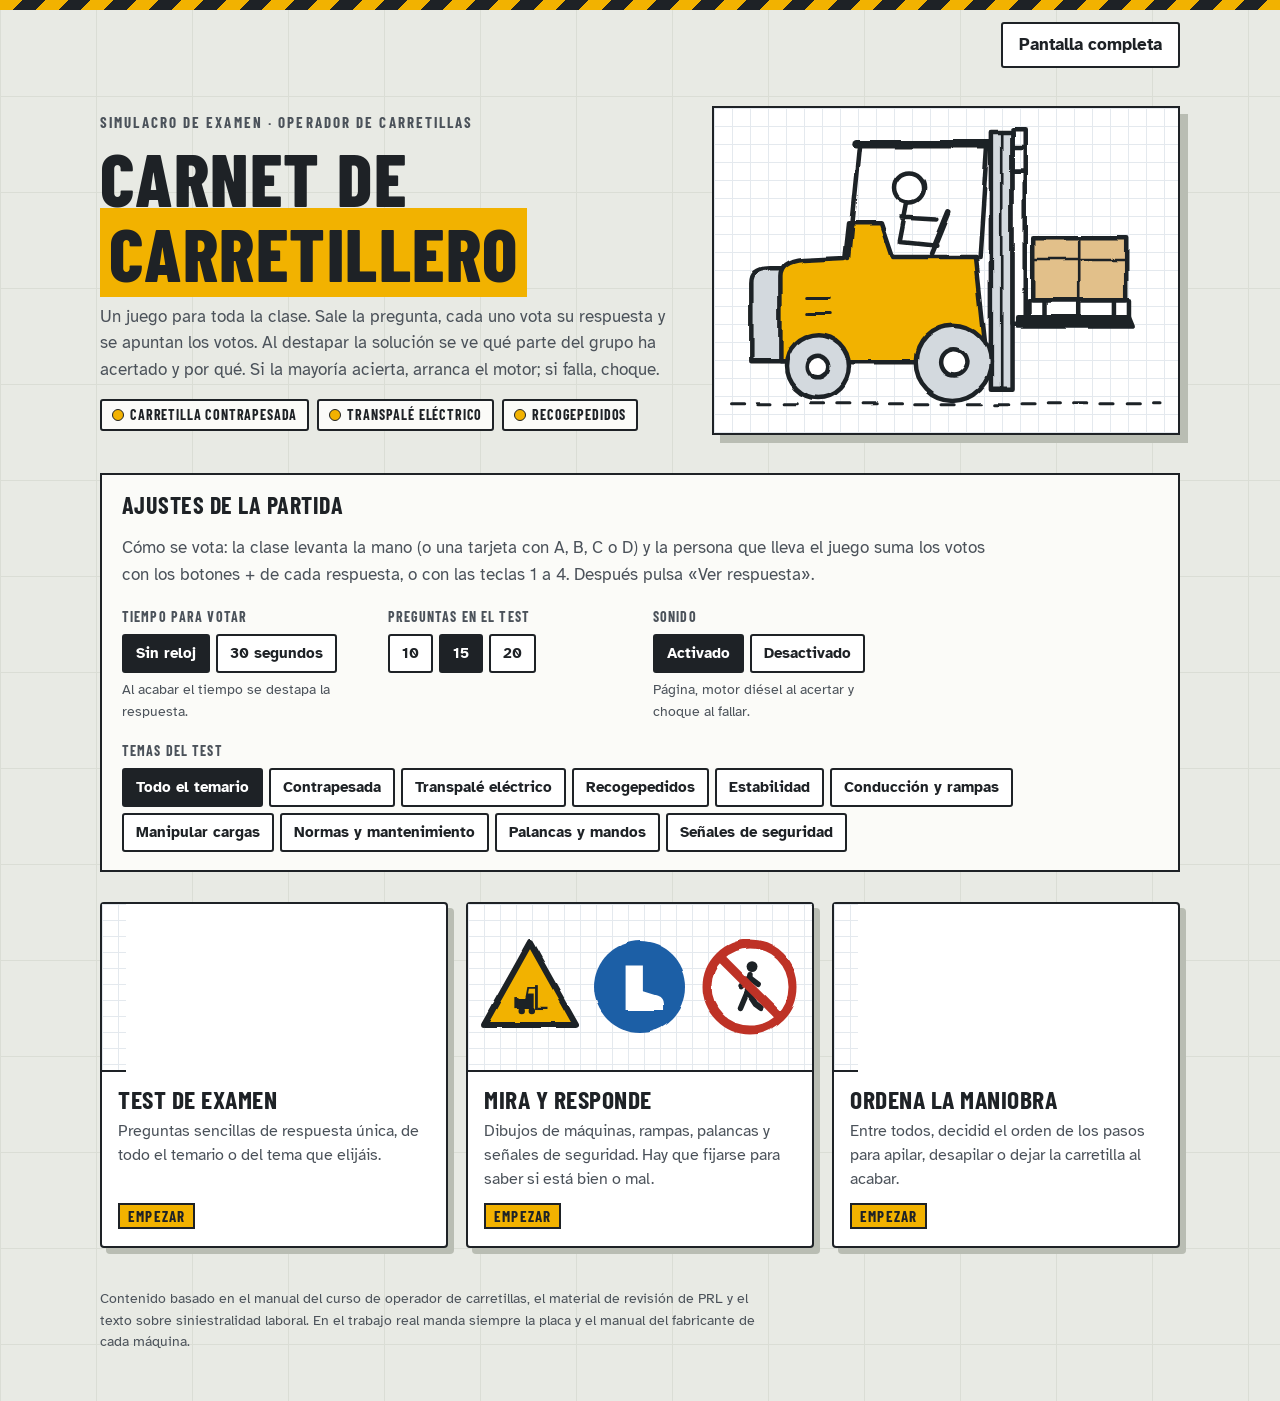
<file: Juego_Carnet_de_carretillero (1).html>
<!doctype html>
<html lang="es">
<head>
<meta charset="utf-8">
<meta name="viewport" content="width=device-width, initial-scale=1, viewport-fit=cover">
<style>[hidden]{display:none!important}body{margin:0}img{max-width:100%}</style>
<title>Carnet de carretillero</title>
<meta name="claude:viewport-fit-sides" content="cover">
<link rel="preconnect" href="https://fonts.googleapis.com">
<link rel="preconnect" href="https://fonts.gstatic.com" crossorigin>
<link rel="stylesheet" href="https://fonts.googleapis.com/css2?family=Atkinson+Hyperlegible:wght@400;700&family=Barlow+Condensed:wght@600;700;800&family=Patrick+Hand&display=swap">
<style>
/* Layout: nave industrial clara — suelo de hormigón con marcas pintadas, fichas de examen como hojas cuadriculadas, una sola franja de peligro como acento */
:root{
  color-scheme: light;
  --floor:#E8EAE4;
  --floor-line:#DADDD5;
  --panel:#FBFBF8;
  --paper:#FFFFFF;
  --grid:#E4E9EE;
  --ink:#1E2226;
  --ink-2:#4B525A;
  --line:#C5C9C0;
  --shadow:#B9BDB3;
  --hi:#F2B200;
  --hi-soft:#FCEAB0;
  --kraft:#E2C08A;
  --steel:#8C96A0;
  --steel-soft:#D3D9DE;
  --ok:#22744A;
  --ok-soft:#DCEFE2;
  --bad:#BE3328;
  --bad-soft:#F8DDD9;
  --blue:#1E5EA6;
  --display:"Barlow Condensed","Arial Narrow",Arial,sans-serif;
  --body:"Atkinson Hyperlegible",Verdana,Tahoma,sans-serif;
  --hand:"Patrick Hand","Comic Sans MS","Segoe Print",cursive;
}
html,body{min-height:100%}
body{
  background-color:var(--floor);
  background-image:
    linear-gradient(var(--floor-line) 1px, transparent 1px),
    linear-gradient(90deg, var(--floor-line) 1px, transparent 1px);
  background-size:96px 96px;
  color:var(--ink);
  font-family:var(--body);
  font-size:17px;
  line-height:1.55;
}
.hazard{height:10px;background:repeating-linear-gradient(-45deg,var(--hi) 0 16px,var(--ink) 16px 32px)}
.wrap{max-width:1080px;margin:0 auto;padding-left:max(16px,env(safe-area-inset-left,0px));padding-right:max(16px,env(safe-area-inset-right,0px));padding-block:20px 48px}
h1,h2,h3{font-family:var(--display);text-transform:uppercase;letter-spacing:.02em;line-height:1.02;margin:0;text-wrap:balance}
button{font:inherit;color:inherit;cursor:pointer}
button:focus-visible,select:focus-visible,input:focus-visible{outline:3px solid var(--blue);outline-offset:2px}

/* ---------- Dibujos a mano ---------- */
.sk{stroke:var(--ink);stroke-width:2.4;stroke-linecap:round;stroke-linejoin:round;fill:none}
.sk .y{fill:var(--hi)} .sk .ys{fill:var(--hi-soft)} .sk .k{fill:var(--kraft)} .sk .g{fill:var(--steel-soft)}
.sk .w{fill:var(--paper)} .sk .d{fill:var(--ink)} .sk .okf{fill:var(--ok)} .sk .badf{fill:var(--bad)}
.sk .c{fill:#D7DAD2}
svg text{font-family:var(--hand);fill:var(--ink);font-size:17px}
svg text.big{font-size:22px}
svg text.ok{fill:var(--ok)} svg text.bad{fill:var(--bad)}
.drw{display:block;width:100%;height:auto;max-width:100%}

/* ---------- Portada ---------- */
.hero{display:grid;grid-template-columns:1.25fr 1fr;gap:28px;align-items:center;padding-block:18px 8px}
.eyebrow{font-family:var(--display);font-weight:700;text-transform:uppercase;letter-spacing:.14em;font-size:15px;color:var(--ink-2)}
.hero h1{font-size:clamp(2.6rem,7vw,4.6rem);font-weight:800;margin-top:6px}
.hero h1 span{background:var(--hi);padding:0 .12em;box-decoration-break:clone;-webkit-box-decoration-break:clone}
.hero p{max-width:58ch;margin:14px 0 0;color:var(--ink-2);font-size:1.06rem}
.machines{display:flex;flex-wrap:wrap;gap:8px;margin-top:16px}
.tag{display:inline-flex;align-items:center;gap:6px;font-family:var(--display);font-weight:700;text-transform:uppercase;letter-spacing:.06em;font-size:14px;border:2px solid var(--ink);background:var(--panel);padding:3px 10px;border-radius:3px}
.tag i{width:10px;height:10px;border-radius:50%;background:var(--hi);border:1.5px solid var(--ink);display:inline-block}
.hero-art{background:var(--paper);border:2px solid var(--ink);box-shadow:8px 8px 0 var(--shadow);padding:10px;
  background-image:linear-gradient(var(--grid) 1px,transparent 1px),linear-gradient(90deg,var(--grid) 1px,transparent 1px);background-size:18px 18px}

.setup{margin-top:30px;background:var(--panel);border:2px solid var(--ink);padding:18px 20px;display:grid;grid-template-columns:repeat(auto-fit,minmax(230px,1fr));gap:18px 26px}
.setup h2{grid-column:1/-1;font-size:1.5rem}
.field label,.field .lbl{display:block;font-family:var(--display);font-weight:700;text-transform:uppercase;letter-spacing:.08em;font-size:14px;color:var(--ink-2);margin-bottom:6px}
.seg{display:flex;flex-wrap:wrap;gap:6px}
.seg button{border:2px solid var(--ink);background:var(--paper);padding:6px 12px;border-radius:3px;font-weight:700;font-size:15px}
.seg button[aria-pressed="true"]{background:var(--ink);color:var(--paper)}
.field.topics{grid-column:1/-1}
.hint{font-size:14px;color:var(--ink-2);margin-top:6px}

.modes{margin-top:30px;display:grid;grid-template-columns:repeat(auto-fit,minmax(235px,1fr));gap:18px}
.mode{display:flex;flex-direction:column;text-align:left;background:var(--paper);border:2px solid var(--ink);padding:0;border-radius:4px;box-shadow:6px 6px 0 var(--shadow);transition:transform .12s, box-shadow .12s}
.mode:hover{transform:translate(-2px,-2px);box-shadow:8px 8px 0 var(--shadow)}
.mode .art{border-bottom:2px solid var(--ink);padding:8px 12px;height:150px;display:flex;align-items:center;justify-content:center;
  background-image:linear-gradient(var(--grid) 1px,transparent 1px),linear-gradient(90deg,var(--grid) 1px,transparent 1px);background-size:16px 16px}
.mode .art svg{max-height:134px;width:auto;max-width:100%}
.mode .txt{padding:14px 16px 18px;display:flex;flex-direction:column;gap:6px;flex:1}
.mode h3{font-size:1.6rem}
.mode p{margin:0;color:var(--ink-2);font-size:15.5px}
.mode .go{margin-top:auto;padding-top:8px;font-family:var(--display);font-weight:700;text-transform:uppercase;letter-spacing:.08em;font-size:15px}
.mode .go b{background:var(--hi);padding:2px 8px;border:2px solid var(--ink)}
.best{margin-top:22px;font-size:15px;color:var(--ink-2)}

/* ---------- Juego ---------- */
.topbar{display:flex;flex-wrap:wrap;align-items:center;gap:10px 18px;justify-content:space-between}
.topbar h2{font-size:1.7rem}
.counter{font-family:var(--display);font-weight:700;font-size:1.2rem;font-variant-numeric:tabular-nums}
.btn{border:2px solid var(--ink);background:var(--paper);padding:8px 16px;border-radius:3px;font-weight:700}
.btn.primary{background:var(--hi)}
.btn.dark{background:var(--ink);color:var(--paper)}
.btn:hover{filter:brightness(.96)}
.rack{margin-top:12px;display:flex;flex-wrap:wrap;gap:4px;padding:6px 8px;border:2px solid var(--ink);border-top-width:5px;background:var(--panel);border-top-color:var(--blue)}
.slot{width:22px;height:16px;border:1.5px dashed var(--line);border-radius:2px;position:relative}
.slot.now{border:2px solid var(--ink)}
.slot.ok{border:1.5px solid var(--ink);background:var(--kraft)}
.slot.ok::after{content:"";position:absolute;left:1px;right:1px;bottom:-1px;height:4px;background:repeating-linear-gradient(90deg,var(--ink) 0 3px,transparent 3px 7px)}
.slot.bad{border:1.5px solid var(--bad);background:var(--bad-soft)}
.slot.bad::before{content:"×";position:absolute;inset:-4px 0 0;text-align:center;color:var(--bad);font-weight:700;font-size:15px}
.teams{display:flex;flex-wrap:wrap;gap:8px;margin-top:12px}
.team{display:flex;align-items:center;gap:8px;border:2px solid var(--line);background:var(--panel);padding:4px 12px;border-radius:3px;font-weight:700}
.team .dot{width:14px;height:14px;border-radius:50%;border:2px solid var(--ink)}
.team .pts{font-family:var(--display);font-size:1.25rem;font-variant-numeric:tabular-nums}
.team.turn{border-color:var(--ink);box-shadow:3px 3px 0 var(--shadow)}
.turnbanner{margin-top:14px;font-family:var(--display);font-weight:800;text-transform:uppercase;font-size:1.5rem;letter-spacing:.04em;display:flex;align-items:center;gap:10px}
.turnbanner .dot{width:22px;height:22px;border-radius:50%;border:2.5px solid var(--ink)}
.timer{height:8px;background:var(--steel-soft);margin-top:12px;border:1.5px solid var(--ink);overflow:hidden}
.timer > div{height:100%;background:var(--hi);width:100%;transition:width .25s linear}
.timer.low > div{background:var(--bad)}

.qcard{margin-top:16px;background:var(--panel);border:2px solid var(--ink);box-shadow:8px 8px 0 var(--shadow);padding:22px 24px 24px}
.qmeta{display:flex;flex-wrap:wrap;gap:8px;align-items:center}
.qtext{font-weight:700;font-size:clamp(1.25rem,2.5vw,1.6rem);line-height:1.35;margin:12px 0 0;max-width:62ch}
.fig{margin-top:16px;border:2px solid var(--ink);background:var(--paper);padding:10px;max-width:520px;
  background-image:linear-gradient(var(--grid) 1px,transparent 1px),linear-gradient(90deg,var(--grid) 1px,transparent 1px);background-size:18px 18px}
.fig svg{max-height:270px;margin:0 auto}
.fig.small{max-width:300px}
.fig.table{max-width:560px;padding:0;background:var(--paper);overflow-x:auto}
table.dia{border-collapse:collapse;width:100%;font-variant-numeric:tabular-nums;font-size:16px}
table.dia th,table.dia td{border:1.5px solid var(--ink);padding:8px 10px;text-align:center}
table.dia thead th{background:var(--ink);color:var(--paper);font-family:var(--display);text-transform:uppercase;letter-spacing:.04em;font-size:15px}
table.dia tbody th{background:var(--hi-soft);text-align:left}
table.dia caption{caption-side:bottom;font-family:var(--hand);font-size:16px;padding:6px;color:var(--ink-2)}
.opts{margin-top:18px;display:grid;gap:10px}
.opt{display:flex;align-items:flex-start;gap:12px;text-align:left;border:2px solid var(--ink);background:var(--paper);padding:12px 14px;border-radius:4px;font-size:1.06rem;line-height:1.4}
.opt:hover:not(:disabled){background:var(--hi-soft)}
.opt .l{flex:none;width:30px;height:30px;display:grid;place-items:center;border:2px solid var(--ink);font-family:var(--display);font-weight:800;font-size:1.1rem;background:var(--panel)}
.opt:disabled{cursor:default}
.opt.right{background:var(--ok-soft);border-color:var(--ok)}
.opt.right .l{background:var(--ok);color:#fff;border-color:var(--ok)}
.opt.wrong{background:var(--bad-soft);border-color:var(--bad)}
.opt.wrong .l{background:var(--bad);color:#fff;border-color:var(--bad)}
.opt.dim{opacity:.55}

.fb{margin-top:18px;border:2px solid var(--ink);background:var(--paper)}
.fb .head{padding:8px 14px;font-family:var(--display);font-weight:800;text-transform:uppercase;letter-spacing:.05em;font-size:1.3rem;color:#fff}
.fb.good .head{background:var(--ok)} .fb.badf .head{background:var(--bad)}
.fb .body{padding:12px 16px 16px;max-width:70ch}
.fb .body p{margin:0 0 10px}
.fb ol.steps{margin:6px 0 0;padding-left:0;list-style:none;counter-reset:s;display:grid;gap:10px}
.fb ol.steps li{counter-increment:s;display:grid;grid-template-columns:32px 1fr;gap:10px}
.fb ol.steps li::before{content:counter(s);width:28px;height:28px;display:grid;place-items:center;background:var(--hi);border:2px solid var(--ink);font-family:var(--display);font-weight:800}
.fb .next{margin-top:12px;display:flex;flex-wrap:wrap;gap:10px;align-items:center}
.kbd{font-size:13px;color:var(--ink-2)}

/* Ordenar */
.order{display:grid;grid-template-columns:1fr 1fr;gap:16px;margin-top:16px}
.order h4{margin:0 0 8px;font-family:var(--display);text-transform:uppercase;letter-spacing:.06em;font-size:1rem;color:var(--ink-2)}
.pool,.seq{display:grid;gap:8px;align-content:start;min-height:120px;padding:10px;border:2px dashed var(--line);background:var(--paper)}
.seq{border-style:solid;border-color:var(--ink)}
.chip{display:flex;gap:10px;align-items:flex-start;text-align:left;border:2px solid var(--ink);background:var(--panel);padding:9px 12px;border-radius:4px;font-size:1rem;line-height:1.35}
.chip:hover:not(:disabled){background:var(--hi-soft)}
.chip .n{flex:none;min-width:26px;height:26px;display:grid;place-items:center;background:var(--hi);border:2px solid var(--ink);font-family:var(--display);font-weight:800}
.chip.right{background:var(--ok-soft);border-color:var(--ok)} .chip.wrong{background:var(--bad-soft);border-color:var(--bad)}
.empty{color:var(--ink-2);font-family:var(--hand);font-size:18px;padding:8px}
.correct-order{margin:8px 0 0;padding-left:22px}

/* Final */
.result{margin-top:16px;display:grid;grid-template-columns:1fr 1.2fr;gap:22px;align-items:start}
.scorebox{background:var(--panel);border:2px solid var(--ink);box-shadow:8px 8px 0 var(--shadow);padding:20px 22px}
.scorebox .big{font-family:var(--display);font-weight:800;font-size:4.4rem;line-height:1;font-variant-numeric:tabular-nums}
.stamp{display:inline-block;margin-top:10px;font-family:var(--display);font-weight:800;text-transform:uppercase;letter-spacing:.08em;font-size:1.5rem;padding:4px 14px;border:3px solid currentColor;transform:rotate(-3deg)}
.stamp.pass{color:var(--ok)} .stamp.fail{color:var(--bad)}
.rank{margin-top:14px;display:grid;gap:6px}
.rank .team{justify-content:space-between}
.review{background:var(--panel);border:2px solid var(--ink);padding:16px 18px}
.review h3{font-size:1.4rem;margin-bottom:8px}
.review details{border-top:1.5px solid var(--line);padding:10px 0}
.review summary{cursor:pointer;font-weight:700}
.review .ans{margin:8px 0 0;color:var(--ok);font-weight:700}
.review .why{margin:6px 0 0;color:var(--ink-2)}
.rule{margin-top:16px;padding:12px 14px;border:2px solid var(--ink);background:var(--hi-soft);font-family:var(--hand);font-size:1.25rem;line-height:1.3}
.actions{display:flex;flex-wrap:wrap;gap:10px;margin-top:16px}

footer{margin-top:40px;font-size:14px;color:var(--ink-2);max-width:75ch}

@media (max-width:760px){
  .hero{grid-template-columns:1fr}
  .hero-art{order:-1}
  .order{grid-template-columns:1fr}
  .result{grid-template-columns:1fr}
  .qcard{padding:16px}
  body{font-size:16px}
}
@media (prefers-reduced-motion:reduce){*{transition:none!important;animation:none!important}}
</style>
</head>
<body>
<style>
/* Votación */
.optrow{display:grid;grid-template-columns:1fr auto;gap:0;border:2px solid var(--ink);background:var(--paper);border-radius:4px;overflow:hidden;position:relative}
.optrow .opt{border:0;border-radius:0;background:transparent;position:relative;z-index:1}
.optrow .vbar{position:absolute;left:0;top:0;bottom:0;width:0;background:var(--hi-soft);transition:width .35s ease;z-index:0}
.vc{display:flex;align-items:center;gap:6px;padding:6px 10px;border-left:2px solid var(--ink);background:var(--panel);position:relative;z-index:1}
.vc button{width:34px;height:34px;border:2px solid var(--ink);background:var(--paper);font-weight:700;font-size:1.2rem;line-height:1;border-radius:3px}
.vc button:hover:not(:disabled){background:var(--hi-soft)}
.vc output{min-width:2.2ch;text-align:center;font-family:var(--display);font-weight:800;font-size:1.6rem;font-variant-numeric:tabular-nums}
.vc .pc{font-family:var(--display);font-weight:700;font-size:1.05rem;color:var(--ink-2);min-width:4ch;text-align:right;font-variant-numeric:tabular-nums}
.optrow.right{border-color:var(--ok)} .optrow.right .vbar{background:var(--ok-soft)}
.optrow.right .l{background:var(--ok);color:#fff;border-color:var(--ok)}
.optrow.wrong .vbar{background:var(--bad-soft)}
.optrow.dim{opacity:.6}
.votebar{margin-top:14px;display:flex;flex-wrap:wrap;gap:10px 16px;align-items:center}
.votebar .total{font-family:var(--display);font-weight:800;font-size:1.3rem;text-transform:uppercase;letter-spacing:.04em}
.howto{grid-column:1/-1;margin:0;color:var(--ink-2);max-width:80ch}
.slot.neutral{border:1.5px solid var(--ink);background:var(--steel-soft)}
.soundbtn[aria-pressed="false"]{opacity:.7;text-decoration:line-through}
@media (max-width:560px){ .vc{padding:4px 6px;gap:4px} .vc button{width:30px;height:30px} .vc .pc{display:none} }
</style>
<svg width="0" height="0" style="position:absolute" aria-hidden="true" focusable="false">
  <defs>
    <filter id="rough" x="-5%" y="-5%" width="110%" height="110%">
      <feTurbulence type="fractalNoise" baseFrequency="0.035" numOctaves="2" seed="4" result="n"/>
      <feDisplacementMap in="SourceGraphic" in2="n" scale="3.2" xChannelSelector="R" yChannelSelector="G"/>
    </filter>
    <marker id="ah" viewBox="0 0 10 10" refX="6" refY="5" markerWidth="6" markerHeight="6" orient="auto-start-reverse">
      <path d="M0 0 L10 5 L0 10 z" fill="#1E2226"/>
    </marker>
    <marker id="ahr" viewBox="0 0 10 10" refX="6" refY="5" markerWidth="6" markerHeight="6" orient="auto-start-reverse">
      <path d="M0 0 L10 5 L0 10 z" fill="#BE3328"/>
    </marker>
  </defs>
</svg>

<div class="hazard"></div>
<div class="wrap" style="padding-block:12px 0;display:flex;justify-content:flex-end"><button type="button" class="btn fsbtn" id="fsBtn">Pantalla completa</button></div>
<main class="wrap">

  <section id="home">
    <div class="hero">
      <div>
        <div class="eyebrow">Simulacro de examen · Operador de carretillas</div>
        <h1>Carnet de <span>carretillero</span></h1>
        <p>Un juego para toda la clase. Sale la pregunta, cada uno vota su respuesta y se apuntan los votos. Al destapar la solución se ve qué parte del grupo ha acertado y por qué. Si la mayoría acierta, arranca el motor; si falla, choque.</p>
        <div class="machines">
          <span class="tag"><i></i>Carretilla contrapesada</span>
          <span class="tag"><i></i>Transpalé eléctrico</span>
          <span class="tag"><i></i>Recogepedidos</span>
        </div>
      </div>
      <div class="hero-art" id="heroArt"></div>
    </div>

    <div class="setup">
      <h2>Ajustes de la partida</h2>
      <p class="howto">Cómo se vota: la clase levanta la mano (o una tarjeta con A, B, C o D) y la persona que lleva el juego suma los votos con los botones + de cada respuesta, o con las teclas 1 a 4. Después pulsa «Ver respuesta».</p>
      <div class="field">
        <span class="lbl">Tiempo para votar</span>
        <div class="seg" id="segTimer">
          <button type="button" data-v="0" aria-pressed="true">Sin reloj</button>
          <button type="button" data-v="1" aria-pressed="false">30 segundos</button>
        </div>
        <div class="hint">Al acabar el tiempo se destapa la respuesta.</div>
      </div>
      <div class="field">
        <span class="lbl">Preguntas en el test</span>
        <div class="seg" id="segCount">
          <button type="button" data-v="10" aria-pressed="false">10</button>
          <button type="button" data-v="15" aria-pressed="true">15</button>
          <button type="button" data-v="20" aria-pressed="false">20</button>
        </div>
      </div>
      <div class="field">
        <span class="lbl">Sonido</span>
        <div class="seg" id="segSound">
          <button type="button" data-v="1" aria-pressed="true">Activado</button>
          <button type="button" data-v="0" aria-pressed="false">Desactivado</button>
        </div>
        <div class="hint">Página, motor diésel al acertar y choque al fallar.</div>
      </div>
      <div class="field topics">
        <span class="lbl">Temas del test</span>
        <div class="seg" id="segTopic"></div>
      </div>
    </div>

    <div class="modes">
      <button type="button" class="mode" data-mode="test">
        <div class="art" id="artTest"></div>
        <div class="txt"><h3>Test de examen</h3><p>Preguntas sencillas de respuesta única, de todo el temario o del tema que elijáis.</p><span class="go"><b>Empezar</b></span></div>
      </button>
      <button type="button" class="mode" data-mode="look">
        <div class="art" id="artLook"></div>
        <div class="txt"><h3>Mira y responde</h3><p>Dibujos de máquinas, rampas, palancas y señales de seguridad. Hay que fijarse para saber si está bien o mal.</p><span class="go"><b>Empezar</b></span></div>
      </button>
      <button type="button" class="mode" data-mode="order">
        <div class="art" id="artOrder"></div>
        <div class="txt"><h3>Ordena la maniobra</h3><p>Entre todos, decidid el orden de los pasos para apilar, desapilar o dejar la carretilla al acabar.</p><span class="go"><b>Empezar</b></span></div>
      </button>
    </div>

    <footer>Contenido basado en el manual del curso de operador de carretillas, el material de revisión de PRL y el texto sobre siniestralidad laboral. En el trabajo real manda siempre la placa y el manual del fabricante de cada máquina.</footer>
  </section>

  <section id="play" hidden>
    <div class="topbar">
      <h2 id="modeTitle">Test</h2>
      <div style="display:flex;gap:12px;align-items:center;flex-wrap:wrap">
        <span class="counter" id="counter"></span>
        <button type="button" class="btn fsbtn" id="fsBtn2">Pantalla completa</button>
        <button type="button" class="btn soundbtn" id="soundBtn" aria-pressed="true">Sonido</button>
        <button type="button" class="btn" id="quit">Salir</button>
      </div>
    </div>
    <div class="rack" id="rack" aria-label="Estantería de progreso"></div>
    <div class="timer" id="timer" hidden><div></div></div>
    <div class="qcard" id="card"></div>
  </section>

  <section id="end" hidden>
    <div class="topbar"><h2 id="endTitle">Resultado</h2></div>
    <div class="rack" id="endRack"></div>
    <div class="result">
      <div>
        <div class="scorebox" id="scorebox"></div>
        <div class="rule" id="rule"></div>
        <div class="actions">
          <button type="button" class="btn primary" id="again">Otra partida</button>
          <button type="button" class="btn" id="retryFails">Repasar las que fallamos</button>
          <button type="button" class="btn dark" id="home2">Volver al inicio</button>
        </div>
      </div>
      <div class="review" id="review"></div>
    </div>
  </section>
</main>

<script>
/* ================= DIBUJOS ================= */
function wrapSvg(vb, inner, label, texts=''){
  return `<svg class="drw" viewBox="${vb}" role="img" aria-label="${label}"><g class="sk" filter="url(#rough)">${inner}</g>${texts}</svg>`;
}
function loadBox(x,y,w,h){
  return `<rect class="w" x="${x-2}" y="${y+h}" width="${w+4}" height="9"/><path d="M${x+6} ${y+h}v9 M${x+w/2} ${y+h}v9 M${x+w-6} ${y+h}v9"/>
  <rect class="k" x="${x}" y="${y}" width="${w}" height="${h}"/><path d="M${x} ${y+h*0.35} H${x+w} M${x+w/2} ${y} V${y+h}" stroke-width="1.4"/>`;
}
function forkliftG(o={}){
  const {load=true, lift=0} = o;
  return `<g>
    <path class="g" d="M14 130 V88 Q14 80 24 80 H42 V130 Z"/>
    <path class="y" d="M30 130 V84 Q30 76 42 75 L64 74 L66 56 L84 56 L90 74 H134 L140 130 Z"/>
    <path d="M44 96 H56 M44 104 H56" stroke-width="1.6"/>
    <path d="M66 74 L72 14 H140 L136 74"/>
    <line x1="70" y1="14" x2="142" y2="14" stroke-width="4.5"/>
    <circle class="w" cx="99" cy="37" r="8"/>
    <path d="M98 45 L94 66 M95 53 L113 54 M94 66 L113 68"/>
    <path d="M110 72 L119 50" stroke-width="3"/>
    <path class="g" d="M142 8 H153 V144 H142 Z"/>
    <path d="M147.5 8 V144" stroke-width="1.4"/>
    <g transform="translate(0,${-lift})">
      <path d="M153 128 V${144}" stroke-width="1"/>
      <rect class="w" x="153" y="58" width="7" height="82"/>
      <path d="M153 58 V36 M160 58 V36 M153 36 H160 M153 46 H160"/>
      <path class="d" d="M156 136 H216 L218 141 H156 Z"/>
      ${load ? loadBox(164,94,50,33) : ''}
    </g>
    <circle class="g" cx="50" cy="132" r="17"/><circle class="w" cx="50" cy="132" r="6"/>
    <circle class="g" cx="122" cy="130" r="20"/><circle class="w" cx="122" cy="130" r="7"/>
  </g>`;
}
function drawContra(o={}){
  return wrapSvg('0 0 236 162', `<path d="M4 152 H232" stroke-dasharray="7 7" stroke-width="1.6"/>${forkliftG(o)}`, 'Dibujo de una carretilla frontal contrapesada con carga');
}
function transpaleG(load=true){
  return `<g>
    <path d="M44 86 L20 30" stroke-width="5.5"/>
    <path class="g" d="M6 22 L32 17 L36 31 L11 36 Z"/>
    <circle class="badf" cx="22" cy="24" r="3"/>
    <path class="y" d="M28 86 H86 L88 142 H24 Z"/>
    <rect class="g" x="34" y="96" width="44" height="20"/>
    <path d="M40 106 H72" stroke-width="1.4"/>
    <rect class="w" x="86" y="98" width="6" height="38"/>
    <path class="d" d="M88 136 H214 L216 142 H88 Z"/>
    <circle class="g" cx="48" cy="145" r="11"/><circle class="w" cx="48" cy="145" r="4"/>
    <circle class="w" cx="204" cy="147" r="4"/>
    ${load ? loadBox(98,82,104,42) : ''}
  </g>`;
}
function drawTransp(load=true){
  return wrapSvg('0 0 224 160', `<path d="M2 154 H222" stroke-dasharray="7 7" stroke-width="1.6"/>${transpaleG(load)}`, 'Dibujo de un transpalé eléctrico con timón');
}
function drawRecoge(){
  return wrapSvg('0 0 230 170', `
    <path d="M2 162 H228" stroke-dasharray="7 7" stroke-width="1.6"/>
    <path d="M160 12 V160 M220 12 V160 M160 56 H220 M160 104 H220" stroke-width="2.2"/>
    <rect class="k" x="168" y="30" width="22" height="26"/><rect class="k" x="194" y="36" width="20" height="20"/>
    <rect class="k" x="170" y="80" width="40" height="24"/>
    <rect class="g" x="22" y="8" width="13" height="120"/>
    <path d="M28.5 8 V128" stroke-width="1.4"/>
    <rect class="y" x="35" y="64" width="78" height="10"/>
    <path d="M40 64 V36 H110 V64 M40 50 H110" />
    <rect class="w" x="88" y="38" width="16" height="11"/>
    <circle class="w" cx="68" cy="22" r="8"/>
    <path d="M68 30 V54 M68 54 L62 64 M68 54 L74 64 M68 38 L88 42"/>
    <circle class="badf" cx="40" cy="14" r="3.5"/>
    <path d="M68 36 Q52 30 41 16" stroke-dasharray="4 4" stroke-width="2"/>
    <path class="y" d="M14 160 V128 H74 L78 160 Z"/>
    <path class="d" d="M76 154 H148 L150 160 H76 Z"/>
    <circle class="g" cx="32" cy="160" r="9"/><circle class="w" cx="140" cy="162" r="3.5"/>
  `, 'Dibujo de una recogepedidos con el operador elevado en la plataforma y arnés anclado',
  `<text x="48" y="12" style="font-size:14px">anclaje</text>`);
}
function drawBalancin(){
  return wrapSvg('0 0 330 190', `
    <path class="d" d="M165 128 L148 158 L182 158 Z"/>
    <path d="M10 160 H320" stroke-width="1.6"/>
    <rect class="k" x="26" y="120" width="278" height="8"/>
    <rect class="y" x="44" y="76" width="74" height="44"/>
    <path d="M44 98 H118" stroke-width="1.4"/>
    <rect class="k" x="222" y="88" width="56" height="32"/>
    <path d="M222 100 H278 M250 88 V120" stroke-width="1.4"/>
    <path d="M81 140 H162" marker-start="url(#ah)" marker-end="url(#ah)" stroke-width="1.8"/>
    <path d="M168 140 H248" marker-start="url(#ah)" marker-end="url(#ah)" stroke-width="1.8"/>
  `, 'Balancín: peso de la carretilla y peso de la carga a cada lado del eje delantero',
  `<text x="62" y="70">carretilla Q</text><text x="226" y="82">carga P</text>
   <text x="112" y="182">L</text><text x="204" y="182">l</text>
   <text x="118" y="30" class="big">Q × L ≥ P × l</text>
   <text x="134" y="176" style="font-size:14px">eje delantero</text>`);
}
function drawTriangulo(){
  return wrapSvg('0 0 270 252', `
    <path d="M104 46 V8 M156 46 V8" stroke-width="5"/>
    <rect class="ys" x="74" y="44" width="112" height="150" rx="10"/>
    <rect class="g" x="58" y="56" width="16" height="36" rx="3"/><rect class="g" x="186" y="56" width="16" height="36" rx="3"/>
    <rect class="g" x="84" y="164" width="14" height="26" rx="3"/><rect class="g" x="162" y="164" width="14" height="26" rx="3"/>
    <path d="M98 177 H162" stroke-width="2"/>
    <path d="M66 74 L194 74 L130 177 Z" stroke-dasharray="8 6" stroke-width="2.6"/>
    <circle class="d" cx="130" cy="177" r="5"/>
    <circle class="okf" cx="130" cy="112" r="8"/>
    <circle class="badf" cx="214" cy="128" r="8"/>
    <path d="M140 116 L202 126" stroke="#BE3328" marker-end="url(#ahr)" stroke-dasharray="5 4"/>
  `, 'Vista desde arriba del triángulo de estabilidad de una carretilla contrapesada',
  `<text x="166" y="24" style="font-size:15px">DELANTE</text>
   <text x="6" y="244" class="ok">● dentro: estable</text>
   <text x="150" y="244" class="bad">● fuera: vuelca</text>
   <text x="86" y="214" style="font-size:14px">pivote trasero (eje oscilante)</text>`);
}
function drawPlaca(){
  return `<svg class="drw" viewBox="0 0 320 190" role="img" aria-label="Placa de características de una carretilla">
    <g class="sk" filter="url(#rough)"><rect class="g" x="10" y="10" width="300" height="170" rx="10"/>
    <circle class="w" cx="26" cy="26" r="4"/><circle class="w" cx="294" cy="26" r="4"/><circle class="w" cx="26" cy="164" r="4"/><circle class="w" cx="294" cy="164" r="4"/>
    <path d="M30 52 H290" stroke-width="1.6"/></g>
    <text x="40" y="44" style="font-size:16px">CARRETILLA ELEVADORA · EJEMPLO</text>
    <text x="40" y="80">Capacidad nominal ........ 2.000 kg</text>
    <text x="40" y="106">Centro de carga ............ 500 mm</text>
    <text x="40" y="132">Altura máx. elevación ... 3.000 mm</text>
    <text x="40" y="158">Peso en vacío ............... 3.400 kg</text>
  </svg>`;
}
function drawTalon(){
  return wrapSvg('0 0 330 200', `
    <rect class="g" x="56" y="14" width="12" height="144"/>
    <path class="d" d="M56 152 H296 L300 160 H56 Z"/>
    <rect class="k" x="70" y="76" width="150" height="76"/>
    <path d="M70 100 H220" stroke-width="1.4"/>
    <circle class="d" cx="145" cy="114" r="5"/>
    <circle cx="68" cy="152" r="11" stroke="#BE3328" stroke-width="2.4"/>
    <path d="M68 178 H145" marker-start="url(#ah)" marker-end="url(#ah)" stroke-width="1.8"/>
    <path d="M68 166 V186 M145 120 V186" stroke-dasharray="3 4" stroke-width="1.4"/>
  `, 'Horquilla con el talón marcado y la distancia d al centro de gravedad de la carga',
  `<text x="8" y="146" class="bad">talón</text><text x="152" y="110" style="font-size:15px">centro de gravedad</text><text x="86" y="198">d = 500 mm</text>`);
}
function drawRampa(kind){
  // up: la carretilla mira hacia arriba de la rampa · dir: sentido de la marcha
  const cfg = {
    sube:{up:true,load:true,dir:'up'}, subeMal:{up:false,load:true,dir:'up'},
    baja:{up:true,load:true,dir:'down'}, mal:{up:false,load:true,dir:'down'},
    vacio:{up:false,load:false,dir:'down'}, vacioMal:{up:true,load:false,dir:'down'}
  }[kind];
  const t = `translate(150,165) rotate(-18) scale(${cfg.up?0.78:-0.78},0.78) translate(-115,-152)`;
  const arrow = cfg.dir==='up' ? '<path d="M60 120 L250 58" marker-end="url(#ah)" stroke-width="2.4"/>' : '<path d="M250 58 L60 120" marker-end="url(#ah)" stroke-width="2.4"/>';
  const label = `<text x="40" y="40">${cfg.dir==='up'?'subiendo':'bajando'} ${cfg.load?'con carga':'sin carga'}</text>`;
  return wrapSvg('0 0 360 220', `
    <path class="c" d="M6 214 L354 101 L354 214 Z"/>
    <path d="M6 214 L354 101" stroke-width="2.6"/>
    ${arrow}
    <g transform="${t}">${forkliftG({load:cfg.load})}</g>
  `, 'Carretilla en una rampa', `${label}<text x="270" y="200" style="font-size:15px">arriba →</text>`);
}
function drawCircula(kind){
  // baja: carga baja · alta: carga elevada · persona: alguien subido en las horquillas
  const lift = kind==='alta' ? 48 : 6;
  const load = kind!=='persona';
  const person = kind==='persona' ? `<circle class="w" cx="196" cy="84" r="8"/><path d="M196 92 V116 M196 116 L190 134 M196 116 L203 134 M196 98 L184 108 M196 98 L208 106"/>` : '';
  return wrapSvg('0 0 262 175', `
    <path d="M4 158 H258" stroke-width="2"/>
    <path d="M2 70 H24 M6 92 H28 M2 114 H22" stroke-width="2"/>
    <g transform="translate(30,6)">${forkliftG({load, lift})}${person ? `<g>${person}</g>` : ''}</g>
  `, 'Carretilla circulando por el almacén', `<text x="30" y="172" style="font-size:15px">circulando →</text>`);
}
function drawPanel(){
  const xs=[60,150,240];
  const lever = x=>`<path d="M${x} 120 L${x-8} 52" stroke-width="7"/><circle class="d" cx="${x-9}" cy="44" r="11"/>`;
  const plate = x=>`<rect class="w" x="${x-36}" y="126" width="72" height="44" rx="4"/>`;
  const p1 = x=>`<path d="M${x-18} 132 V160 H${x+6}" stroke-width="3.4"/><path d="M${x+20} 162 V134" stroke-width="2.4" marker-start="url(#ah)" marker-end="url(#ah)"/>`;
  const p2 = x=>`<path d="M${x-16} 162 L${x-8} 132" stroke-width="3.4"/><path d="M${x-16} 162 H${x+4}" stroke-width="3.4"/><path d="M${x+2} 134 Q${x+22} 140 ${x+18} 160" stroke-width="2.4" marker-start="url(#ah)" marker-end="url(#ah)"/>`;
  const p3 = x=>`<path d="M${x-8} 130 V150 H${x+12}" stroke-width="3.4"/><path d="M${x-26} 160 H${x+26}" stroke-width="2.4" marker-start="url(#ah)" marker-end="url(#ah)"/>`;
  return wrapSvg('0 0 300 200', `
    <rect class="g" x="10" y="116" width="280" height="62" rx="6"/>
    ${xs.map(lever).join('')}
    ${xs.map(plate).join('')}
    ${p1(xs[0])}${p2(xs[1])}${p3(xs[2])}
  `, 'Panel de tres palancas hidráulicas con sus pictogramas',
  `<text x="52" y="22" class="big">1</text><text x="142" y="22" class="big">2</text><text x="232" y="22" class="big">3</text>`);
}
/* ---- Señales de PRL ---- */
const PICTO = {
  carretilla:c=>`<g fill="${c}"><rect x="16" y="48" width="9" height="24"/><path d="M24 72 V50 H40 L44 40 H58 V72 Z"/><rect x="61" y="22" width="6" height="52"/><rect x="66" y="69" width="22" height="5"/><circle cx="32" cy="76" r="7"/><circle cx="54" cy="76" r="7"/></g><path d="M42 50 L46 28 H63" stroke="${c}" stroke-width="4" fill="none"/>`,
  persona:c=>`<g stroke="${c}" stroke-width="8" stroke-linecap="round" fill="none"><path d="M50 32 L46 56"/><path d="M49 36 L37 48 M49 36 L62 46"/><path d="M46 56 L36 80 M46 56 L58 74 L66 80"/></g><circle cx="53" cy="20" r="8" fill="${c}"/>`,
  bota:c=>`<path fill="${c}" d="M30 20 H54 V56 L74 62 Q82 65 82 74 V82 H30 Z"/>`,
  chaleco:(c,bg)=>`<path fill="${c}" d="M34 18 L44 18 L50 32 L56 18 L66 18 L76 30 L72 82 H28 L24 30 Z"/><rect x="29" y="56" width="42" height="5" fill="${bg}"/><rect x="29" y="67" width="42" height="5" fill="${bg}"/>`,
  gafas:(c,bg)=>`<circle cx="50" cy="52" r="30" fill="${c}"/><rect x="30" y="40" width="17" height="13" rx="4" fill="${bg}"/><rect x="53" y="40" width="17" height="13" rx="4" fill="${bg}"/><path d="M47 45 H53" stroke="${c}" stroke-width="3"/>`,
  oidos:c=>`<circle cx="50" cy="54" r="22" fill="none" stroke="${c}" stroke-width="5"/><path d="M22 52 Q50 4 78 52" fill="none" stroke="${c}" stroke-width="6"/><rect x="15" y="42" width="14" height="26" rx="5" fill="${c}"/><rect x="71" y="42" width="14" height="26" rx="5" fill="${c}"/>`,
  cigarro:c=>`<rect x="18" y="58" width="48" height="11" fill="${c}"/><rect x="69" y="58" width="11" height="11" fill="${c}"/><path d="M74 52 Q66 44 74 36 Q82 28 74 18" fill="none" stroke="${c}" stroke-width="4"/>`,
  rayo:c=>`<path fill="${c}" d="M58 14 L30 56 H48 L40 88 L72 42 H54 Z"/>`,
  llama:c=>`<path fill="${c}" d="M50 14 C64 32 74 46 70 64 C68 76 58 84 50 84 C40 84 30 76 30 62 C30 50 38 44 42 34 C46 44 48 48 52 48 C56 40 54 28 50 14 Z"/>`,
  colgada:c=>`<g stroke="${c}" stroke-width="4" fill="none"><path d="M50 8 V28"/><path d="M50 28 L32 52 M50 28 L68 52"/></g><rect x="26" y="52" width="48" height="30" fill="${c}"/>`,
  extintor:c=>`<rect x="40" y="34" width="22" height="50" rx="7" fill="${c}"/><rect x="45" y="24" width="12" height="11" fill="${c}"/><path d="M57 28 Q76 28 72 52" fill="none" stroke="${c}" stroke-width="4"/><path d="M46 26 L36 18" stroke="${c}" stroke-width="4"/>`,
};
function drawSign(kind, picto){
  const INK='#1E2226', RED='#BE3328', BLUE='#1E5EA6', YEL='#F2B200', W='#FFFFFF';
  let frame='', inner='', top='';
  if(kind==='adv'){ frame=`<path d="M50 6 L96 88 H4 Z" fill="${YEL}" stroke="${INK}" stroke-width="6" stroke-linejoin="round"/>`; inner=`<g transform="translate(27,38) scale(0.46)">${PICTO[picto](INK, YEL)}</g>`; }
  if(kind==='proh'){ frame=`<circle cx="50" cy="50" r="43" fill="${W}" stroke="${RED}" stroke-width="9"/>`; inner=`<g transform="translate(16,16) scale(0.68)">${PICTO[picto](INK, W)}</g>`; top=`<path d="M20 20 L80 80" stroke="${RED}" stroke-width="9"/>`; }
  if(kind==='obl'){ frame=`<circle cx="50" cy="50" r="46" fill="${BLUE}"/>`; inner=`<g transform="translate(14,14) scale(0.72)">${PICTO[picto](W, BLUE)}</g>`; }
  if(kind==='fuego'){ frame=`<rect x="6" y="6" width="88" height="88" rx="6" fill="${RED}"/>`; inner=`<g transform="translate(10,10) scale(0.8)">${PICTO[picto](W, RED)}</g>`; }
  return `<svg class="drw" viewBox="0 0 100 100" role="img" aria-label="Señal de seguridad"><g filter="url(#rough)">${frame}${inner}${top}</g></svg>`;
}
function drawQuince(){
  return wrapSvg('0 0 260 175', `
    <path d="M4 152 H256" stroke-width="2"/>
    ${forkliftG({load:true, lift:6})}
    <path d="M236 132 V152" marker-start="url(#ah)" marker-end="url(#ah)" stroke-width="1.8"/>
    <path d="M160 24 Q140 10 124 22" marker-end="url(#ah)" stroke-width="2"/>
  `, 'Carretilla circulando con la carga baja y el mástil inclinado hacia atrás',
  `<text x="200" y="172">≈ 15 cm</text><text x="150" y="14" style="font-size:15px">mástil atrás</text>`);
}
/* ================= SONIDOS (sintetizados, sin archivos) ================= */
const Snd = {
  ctx:null, out:null, on:true,
  init(){
    if(!this.on) return null;
    try{
      if(!this.ctx){
        const AC = window.AudioContext || window.webkitAudioContext; if(!AC) return null;
        this.ctx = new AC();
        const comp = this.ctx.createDynamicsCompressor();
        comp.threshold.value = -14; comp.ratio.value = 4;
        this.out = this.ctx.createGain(); this.out.gain.value = 0.9;
        this.out.connect(comp); comp.connect(this.ctx.destination);
      }
      if(this.ctx.state === 'suspended') this.ctx.resume();
      return this.ctx;
    }catch(e){ return null; }
  },
  noiseBuf(dur){
    const c=this.ctx, b=c.createBuffer(1, Math.ceil(c.sampleRate*dur), c.sampleRate), d=b.getChannelData(0);
    for(let i=0;i<d.length;i++) d[i]=Math.random()*2-1;
    return b;
  },
  noise(dur){ const s=this.ctx.createBufferSource(); s.buffer=this.noiseBuf(dur); return s; },
  // Pasar página: dos roces de papel
  page(){
    const c=this.init(); if(!c) return;
    const t0=c.currentTime;
    [0, 0.11].forEach((dt,k)=>{
      const n=this.noise(0.3), f=c.createBiquadFilter(), g=c.createGain();
      f.type='bandpass'; f.Q.value=0.9;
      f.frequency.setValueAtTime(900, t0+dt); f.frequency.exponentialRampToValueAtTime(4500, t0+dt+0.18);
      g.gain.setValueAtTime(0.0001, t0+dt);
      g.gain.exponentialRampToValueAtTime(k?0.22:0.35, t0+dt+0.03);
      g.gain.exponentialRampToValueAtTime(0.0001, t0+dt+0.24);
      n.connect(f); f.connect(g); g.connect(this.out);
      n.start(t0+dt); n.stop(t0+dt+0.3);
    });
  },
  // Acierto: arranque y acelerón de un motor diésel de carretilla
  engine(){
    const c=this.init(); if(!c) return;
    const t0=c.currentTime, T=2.6;
    const master=c.createGain();
    master.gain.setValueAtTime(0.0001,t0);
    master.gain.exponentialRampToValueAtTime(0.7,t0+0.08);
    master.gain.setValueAtTime(0.7,t0+T-0.5);
    master.gain.exponentialRampToValueAtTime(0.0001,t0+T);
    master.connect(this.out);
    // Pulsos de combustión: modulador de amplitud
    const am=c.createGain(); am.gain.value=0.45;
    const lfo=c.createOscillator(), lfoG=c.createGain();
    lfo.type='square'; lfoG.gain.value=0.45;
    lfo.frequency.setValueAtTime(5,t0);          // motor de arranque
    lfo.frequency.setValueAtTime(5,t0+0.35);
    lfo.frequency.linearRampToValueAtTime(13,t0+0.55); // arranca
    lfo.frequency.linearRampToValueAtTime(30,t0+1.15); // acelerón
    lfo.frequency.linearRampToValueAtTime(15,t0+2.0);  // ralentí
    lfo.connect(lfoG); lfoG.connect(am.gain);
    // Tono grave del motor
    const o1=c.createOscillator(), o2=c.createOscillator();
    o1.type='sawtooth'; o2.type='square';
    const fq=[[0,32],[0.35,32],[0.55,44],[1.15,78],[2.0,48]];
    fq.forEach(([dt,f],i)=>{ i? o1.frequency.linearRampToValueAtTime(f,t0+dt) : o1.frequency.setValueAtTime(f,t0); });
    fq.forEach(([dt,f],i)=>{ i? o2.frequency.linearRampToValueAtTime(f*0.502,t0+dt) : o2.frequency.setValueAtTime(f*0.502,t0); });
    const lp=c.createBiquadFilter(); lp.type='lowpass'; lp.Q.value=4;
    lp.frequency.setValueAtTime(260,t0); lp.frequency.linearRampToValueAtTime(700,t0+1.15); lp.frequency.linearRampToValueAtTime(350,t0+2.0);
    const g12=c.createGain(); g12.gain.value=0.55;
    o1.connect(g12); o2.connect(g12); g12.connect(lp); lp.connect(am);
    // Traqueteo diésel: ruido filtrado
    const n=this.noise(T), nf=c.createBiquadFilter(), ng=c.createGain();
    nf.type='lowpass'; nf.frequency.setValueAtTime(500,t0); nf.frequency.linearRampToValueAtTime(1400,t0+1.15); nf.frequency.linearRampToValueAtTime(700,t0+2.0);
    ng.gain.value=0.35; n.connect(nf); nf.connect(ng); ng.connect(am);
    am.connect(master);
    [o1,o2,lfo,n].forEach(x=>{x.start(t0); x.stop(t0+T+0.05);});
  },
  // Fallo: golpe contra la estantería y chapa
  crash(){
    const c=this.init(); if(!c) return;
    const t0=c.currentTime;
    // Golpe grave
    const th=c.createOscillator(), tg=c.createGain();
    th.type='sine'; th.frequency.setValueAtTime(120,t0); th.frequency.exponentialRampToValueAtTime(38,t0+0.35);
    tg.gain.setValueAtTime(1.0,t0); tg.gain.exponentialRampToValueAtTime(0.0001,t0+0.45);
    th.connect(tg); tg.connect(this.out); th.start(t0); th.stop(t0+0.5);
    // Estruendo
    const n=this.noise(1.2), f=c.createBiquadFilter(), g=c.createGain();
    f.type='lowpass'; f.frequency.setValueAtTime(5000,t0); f.frequency.exponentialRampToValueAtTime(500,t0+0.9);
    g.gain.setValueAtTime(0.0001,t0); g.gain.exponentialRampToValueAtTime(0.9,t0+0.01); g.gain.exponentialRampToValueAtTime(0.0001,t0+1.1);
    n.connect(f); f.connect(g); g.connect(this.out); n.start(t0); n.stop(t0+1.2);
    // Chapa metálica que vibra
    [233,397,611,887,1310,1960].forEach((fr,i)=>{
      const o=c.createOscillator(), og=c.createGain();
      o.type = i%2 ? 'triangle':'sine'; o.frequency.value = fr*(0.98+Math.random()*0.04);
      og.gain.setValueAtTime(0.0001,t0); og.gain.exponentialRampToValueAtTime(0.12/(1+i*0.3),t0+0.01);
      og.gain.exponentialRampToValueAtTime(0.0001,t0+0.7+Math.random()*0.7);
      o.connect(og); og.connect(this.out); o.start(t0); o.stop(t0+1.5);
    });
    // Cajas que caen después
    for(let k=0;k<5;k++){
      const dt=0.18+k*0.09+Math.random()*0.06, b=this.noise(0.12), bf=c.createBiquadFilter(), bg=c.createGain();
      bf.type='bandpass'; bf.frequency.value=300+Math.random()*900; bf.Q.value=1.5;
      bg.gain.setValueAtTime(0.0001,t0+dt); bg.gain.exponentialRampToValueAtTime(0.5-k*0.07,t0+dt+0.005); bg.gain.exponentialRampToValueAtTime(0.0001,t0+dt+0.1);
      b.connect(bf); bf.connect(bg); bg.connect(this.out); b.start(t0+dt); b.stop(t0+dt+0.12);
    }
  }
};

/* ================= DATOS ================= */
const TOPICS = [
  {k:'all', n:'Todo el temario'},
  {k:'contra', n:'Contrapesada'},
  {k:'transp', n:'Transpalé eléctrico'},
  {k:'recoge', n:'Recogepedidos'},
  {k:'estab', n:'Estabilidad'},
  {k:'cond', n:'Conducción y rampas'},
  {k:'carga', n:'Manipular cargas'},
  {k:'normas', n:'Normas y mantenimiento'},
  {k:'mandos', n:'Palancas y mandos'},
  {k:'senales', n:'Señales de seguridad'},
];
const TOPIC_NAME = Object.fromEntries(TOPICS.map(t=>[t.k,t.n]));
const IMG = {
  contra:()=>drawContra(), transp:()=>drawTransp(), recoge:()=>drawRecoge(),
  balancin:()=>drawBalancin(), triangulo:()=>drawTriangulo(), placa:()=>drawPlaca(), talon:()=>drawTalon(),
  rampaSube:()=>drawRampa('sube'), rampaBaja:()=>drawRampa('baja'), rampaMal:()=>drawRampa('mal'), rampaVacio:()=>drawRampa('vacio'),
  quince:()=>drawQuince(),
  rampaSubeMal:()=>drawRampa('subeMal'), rampaVacioMal:()=>drawRampa('vacioMal'),
  circulaBaja:()=>drawCircula('baja'), circulaAlta:()=>drawCircula('alta'), circulaPersona:()=>drawCircula('persona'),
  panel:()=>drawPanel(),
};
// La primera opción es la correcta (se barajan al mostrarlas)
const Q = (t,q,o,e,img)=>({type:'mc',t,q,o,e,img});
const BANK = [
  // ---- Normas y mantenimiento
  Q('normas','¿Quién puede conducir una carretilla en la empresa?',
    ['Quien tiene la formación y la autorización de la empresa','Cualquiera que tenga carnet de coche','Cualquiera, si va despacio'],
    'Para conducir una carretilla hace falta formación específica, teórica y práctica, y además la autorización por escrito de la empresa. El carnet de coche no sirve.'),
  Q('normas','¿Cuándo tiene que formarte la empresa?',
    ['Al contratarte y cuando cambie tu trabajo o tu máquina','Nunca, la formación la pagas tú','Solo si tienes un accidente'],
    'Lo dice la Ley de Prevención de Riesgos Laborales: la formación se da al entrar y cada vez que cambian tus funciones o los equipos que usas.'),
  Q('normas','¿De qué es responsable el conductor de la carretilla?',
    ['Del vehículo, de la carga y de las personas e instalaciones','Solo del vehículo','De nada, si sigue órdenes'],
    'Al subir a la carretilla te haces responsable de las tres cosas a la vez. En el examen, la respuesta a esta pregunta es «todas».'),
  Q('normas','¿Qué es mejor en un carretillero?',
    ['Trabajar a ritmo constante y sin errores','Ser el más rápido del almacén','Llevar la carga alta para ver mejor'],
    'Rapidez no es lo mismo que eficacia. Lo que se gana corriendo se pierde en el primer golpe.'),
  Q('normas','¿Qué haces antes de empezar a trabajar con la carretilla?',
    ['Una revisión rápida: frenos, dirección, bocina, luces, fugas y neumáticos','Nada, ya la revisó el turno anterior','Arrancar y probarla con carga'],
    'Son cinco minutos que evitan muchas averías peligrosas. Esta revisión diaria la hace el propio conductor.'),
  Q('normas','En la revisión ves que el freno va mal. ¿Qué haces?',
    ['No la uso y aviso al responsable','La uso con cuidado hasta el final del turno','La arreglo yo mismo'],
    'Si la máquina no está bien, no se usa. Se avisa y se anota. Reparar no te corresponde si no es tu tarea.'),
  Q('normas','¿Cada cuánto revisa la carretilla a fondo el servicio técnico?',
    ['Cada 6 meses o 1.000 horas','Cada día','Cada 10 años'],
    'La revisión diaria la hace el conductor. La revisión a fondo de motor, frenos, hidráulica y cadenas la hace el servicio técnico cada 6 meses o 1.000 horas.'),
  Q('normas','¿Qué gas peligroso suelta la batería mientras se carga?',
    ['Hidrógeno, que es inflamable','Oxígeno','Ninguno'],
    'Por eso la zona de carga de baterías debe estar ventilada y está prohibido fumar o acercar llamas.'),
  Q('normas','¿Qué te pones para manipular la batería?',
    ['Gafas y guantes','Nada, está apagada','Solo el chaleco'],
    'La batería lleva ácido. Una salpicadura quema la piel o los ojos.'),
  Q('normas','¿Se pueden dejar herramientas encima de la batería?',
    ['No, pueden provocar un cortocircuito','Sí, es un buen sitio','Sí, si son pequeñas'],
    'Una llave metálica que toque dos bornes provoca chispas y calor. Encima de la batería no se deja nada.'),
  Q('normas','¿Cómo dejas la carretilla al acabar la jornada?',
    ['En su sitio, horquillas en el suelo, freno echado y sin llave','En el pasillo con la llave puesta','Con las horquillas levantadas'],
    'Horquillas al suelo para que nadie tropiece, freno de estacionamiento, motor parado y llave quitada para que nadie sin autorización la use.'),
  Q('normas','¿Dónde no puedes dejar aparcada la carretilla?',
    ['Delante de una salida de emergencia o un extintor','En la zona de aparcamiento','Junto a su cargador'],
    'En una emergencia, esa salida o ese extintor pueden salvar vidas. Nunca se tapan.'),
  Q('normas','¿Puedes pasar por debajo de unas horquillas levantadas si están vacías?',
    ['No, nunca','Sí, si están vacías','Sí, si vas rápido'],
    'El hidráulico puede fallar o alguien puede tocar una palanca. Por debajo de las horquillas no se pasa nunca.'),
  Q('normas','¿Cómo se reposta una carretilla diésel?',
    ['Con el motor parado, en el sitio previsto y sin fumar','Con el motor en marcha','En cualquier rincón del almacén'],
    'El combustible y sus vapores arden con una chispa. Si se derrama algo, se seca antes de arrancar.'),
  Q('normas','¿Dónde se miran los kilos que puede levantar la carretilla?',
    ['En la placa de características','En el manual de otra máquina','Se calcula a ojo'],
    'Cada carretilla lleva una placa del fabricante con su capacidad de carga. Tiene que estar visible y legible.'),

  // ---- Contrapesada
  Q('contra','En la carretilla contrapesada, ¿qué ruedas mueve el volante?',
    ['Las de atrás','Las de delante','Las cuatro'],
    'La dirección está atrás. Por eso, al girar, la parte trasera se abre mucho: cuidado con quien esté al lado.'),
  Q('contra','¿Para qué sirve el contrapeso de atrás?',
    ['Para equilibrar el peso de la carga','Para ir más rápido','Para llevar a un compañero'],
    'La carga va delante y el contrapeso detrás, como en un balancín. Gracias a él la carretilla no se levanta por detrás.'),
  Q('contra','¿Para qué sirve el techo de la cabina (pórtico de seguridad)?',
    ['Para protegerte si cae algo o si la máquina vuelca','Para dar sombra','Para colgar herramientas'],
    'Te protege de las cajas que caen y, en un vuelco, evita que quedes aplastado. Pero solo si estás dentro.'),
  Q('contra','La carretilla empieza a volcar. ¿Qué haces?',
    ['Me quedo dentro, me agarro fuerte y me inclino al lado contrario','Salto fuera rápido','Suelto el volante'],
    'Saltar es lo que causa más muertes: el conductor cae y el pórtico le aplasta. Dentro, con el cinturón, el pórtico te protege.'),
  Q('contra','¿Por qué hay que llevar siempre el cinturón puesto?',
    ['Para no salir despedido si vuelca','Porque lo pide la policía','Solo hace falta en la calle'],
    'El cinturón te mantiene debajo del pórtico, que es la zona protegida.'),
  Q('contra','En un almacén cerrado y con poca ventilación, ¿qué carretilla usarías?',
    ['Eléctrica','Diésel','De gas'],
    'La eléctrica no echa humos. Las diésel y de gas sueltan gases tóxicos y en interiores necesitan buena ventilación.'),
  Q('contra','¿Qué gas peligroso echa una carretilla diésel?',
    ['Monóxido de carbono, que no se ve ni se huele','Hidrógeno','Vapor de agua'],
    'Como no se ve ni se huele, cuando notas el mareo ya llevas tiempo respirándolo.'),
  Q('contra','¿Dónde es mejor usar una carretilla diésel?',
    ['En exteriores, como patios y muelles abiertos','En una cámara frigorífica cerrada','Dentro de una tienda'],
    'Tiene mucha potencia y autonomía, y al aire libre los gases se dispersan.'),
  Q('contra','¿Para qué sirve el respaldo (la rejilla) de las horquillas?',
    ['Para que la carga no caiga hacia el conductor','Para enganchar remolques','Para apoyar los pies'],
    'Cuando el mástil se inclina hacia atrás, la carga se apoya en el respaldo y no se va hacia la cabina.'),

  // ---- Transpalé eléctrico
  Q('transp','¿Para qué sirve el botón «panza» de la punta del timón?',
    ['Para que la máquina cambie de sentido si te atrapa','Para tocar la bocina','Para subir las horquillas'],
    'Si la máquina avanza hacia ti y te aprieta contra algo, al tocar el botón con el cuerpo invierte la marcha y te libera.'),
  Q('transp','¿Qué hace la seta roja de emergencia?',
    ['Corta la corriente y para la máquina','Enciende las luces','Hace ir más rápido'],
    'Es el botón rojo grande. Antes de empezar, mira dónde está.'),
  Q('transp','En llano, ¿cómo se lleva normalmente el transpalé con carga?',
    ['Tirando de él y mirando hacia donde vas','Empujándolo con la carga delante','Subido encima de la carga'],
    'Tirando ves el camino y la máquina no te empuja. Solo cambia al bajar una pendiente.'),
  Q('transp','Bajas una pendiente con el transpalé cargado. ¿Dónde va la carga?',
    ['Delante, más abajo que tú','Detrás de ti, por encima','Da igual'],
    'Si la carga quedara por encima de ti, cuesta abajo te podría arrollar.'),
  Q('transp','¿Qué protección es imprescindible con el transpalé?',
    ['Calzado de seguridad','Casco de moto','Guantes de cocina'],
    'Los pies son lo que más se expone: las ruedas y las horquillas pasan muy cerca.'),
  Q('transp','¿Qué pasa si sueltas el timón del transpalé eléctrico?',
    ['La máquina frena','La máquina acelera','Las horquillas suben'],
    'El timón funciona como un mando de seguridad: cuando queda vertical u horizontal, la máquina frena.'),
  Q('transp','¿Cuánto levanta un transpalé?',
    ['Unos centímetros, lo justo para mover el palé','Hasta lo alto de la estantería','Tres metros'],
    'Solo despega el palé del suelo para moverlo. Para subirlo a una estantería se usa otra máquina.'),
  Q('transp','¿Qué necesitas para poner en marcha un transpalé eléctrico?',
    ['La llave o el código de arranque','Nada, se empuja y arranca','Un permiso del cliente'],
    'La llave o el código impiden que lo use alguien sin formación ni autorización.'),

  // ---- Recogepedidos
  Q('recoge','¿Qué tiene de especial la recogepedidos?',
    ['El operador sube con la carga en la plataforma','No tiene horquillas','Funciona con gasóleo'],
    'Es la máquina para preparar pedidos en estanterías altas: el operador sube y coge las cajas a mano.'),
  Q('recoge','¿Cuál es el riesgo más grave de la recogepedidos?',
    ['Caerse desde la plataforma','Quemarse con el motor','El ruido'],
    'Se trabaja en altura. Por eso se lleva arnés anclado y nunca se sale de la plataforma elevada.'),
  Q('recoge','Con la plataforma arriba, ¿qué hace el operador?',
    ['Lleva el arnés anclado y no sale de la plataforma','Pasa a la estantería si la caja está lejos','Se quita el arnés para moverse mejor'],
    'Si la caja queda lejos, se baja, se recoloca la máquina y se vuelve a subir.'),
  Q('recoge','¿Qué pasa si sueltas los mandos de la recogepedidos?',
    ['La máquina se para','Sigue sola','Sube más rápido'],
    'Son mandos de «hombre presente»: la máquina solo se mueve mientras los mantienes pulsados.'),
  Q('recoge','¿Para qué se usa la recogepedidos?',
    ['Para preparar pedidos en estanterías altas','Para cargar camiones en la calle','Para mover tierra'],
    'Se coge la mercancía por unidades o cajas, directamente de los niveles altos, y se prepara el pedido sobre el palé.'),

  // ---- Estabilidad
  Q('estab','La carretilla contrapesada funciona como…',
    ['Un balancín','Una bicicleta','Un ascensor'],
    'A un lado está la carretilla con su contrapeso y al otro la carga. El punto de apoyo es el eje de las ruedas delanteras.', 'balancin'),
  Q('estab','En el balancín de la carretilla, ¿dónde está el punto de apoyo?',
    ['En el eje de las ruedas delanteras','En el asiento','En la punta de las horquillas'],
    'Si la carga «pesa más» que la carretilla, esta se levanta por detrás y vuelca hacia delante sobre ese eje.', 'balancin'),
  Q('estab','La placa dice «2.000 kg a 500 mm». ¿Qué quiere decir?',
    ['Levanta 2.000 kg si el centro de la carga está a 500 mm del talón o menos','Levanta 2.000 kg a 500 mm de altura','Pesa 2.000 kg'],
    'Son dos datos que van juntos: el peso y dónde está el centro de la carga. Si el centro queda más lejos, ya no puede con esos kilos.', 'placa'),
  Q('estab','¿Qué es el talón de la horquilla?',
    ['El codo donde la horquilla pasa de vertical a horizontal','La punta de la horquilla','Una rueda'],
    'Es donde apoya la carga contra el respaldo. Desde ahí se mide la distancia al centro de la carga.', 'talon'),
  Q('estab','Si la carga queda en la punta de las horquillas, la carretilla…',
    ['Vuelca hacia delante con más facilidad','Es más estable','Va más rápido'],
    'Cuanto más lejos está la carga del eje delantero, más fuerza hace para volcar la carretilla. Por eso la horquilla se mete a fondo.'),
  Q('estab','La carga pesa más de lo que pone la placa. ¿Qué haces?',
    ['Divido la carga o uso una carretilla más potente','Subo a un compañero detrás para compensar','Pruebo a ver si puede'],
    'Añadir peso detrás está prohibido: la máquina no está hecha para eso. Y probar «a ver si puede» es como empiezan muchos vuelcos.'),
  Q('estab','Cuanto más alto subes la carga, la carretilla es…',
    ['Menos estable','Más estable','Igual de estable'],
    'Con la carga arriba, un frenazo o un giro pequeño bastan para volcar. Por eso no se circula con la carga alta.'),
  Q('estab','Si tomas una curva muy deprisa, la carretilla puede…',
    ['Volcar de lado','Ir más recta','Frenar sola'],
    'En la curva, la fuerza centrífuga empuja hacia fuera. Las curvas se toman despacio.'),
  Q('estab','Si frenas de golpe con carga, ¿qué puede pasar?',
    ['Que caiga la carga o vuelque hacia delante','Nada','Que se descargue la batería'],
    'La carga sigue hacia delante por inercia. Se frena siempre poco a poco.'),
  Q('estab','No sabes cuánto pesa la carga. ¿Qué haces?',
    ['No la levanto hasta saberlo: pregunto o miro la etiqueta','La levanto un poco a ver qué pasa','La calculo a ojo'],
    'Sin saber el peso no puedes saber si estás dentro de lo que marca la placa.'),
  Q('estab','Mirando desde arriba, ¿en qué figura se apoya la carretilla contrapesada?',
    ['En un triángulo','En un círculo','En una línea'],
    'Las dos ruedas delanteras y el pivote del eje trasero forman un triángulo. Si el centro de gravedad sale de él, vuelca.', 'triangulo'),

  // ---- Conducción y rampas
  Q('cond','¿A qué altura llevas la carga cuando circulas?',
    ['Baja, a unos 15 cm del suelo y el mástil inclinado hacia atrás','A la altura de los ojos','Arrastrando por el suelo'],
    'Con la carga baja la carretilla es mucho más estable, y con el mástil atrás la carga se apoya en el respaldo.', 'quince'),
  Q('cond','Y sin carga, ¿cómo llevas las horquillas?',
    ['También a unos 15 cm del suelo','Lo más altas posible','Arrastrando'],
    'Arrastrando se estropean el suelo y las horquillas. Altas pueden golpear a alguien en las piernas o la cabeza.'),
  Q('cond','La carga es muy grande y no ves por delante. ¿Qué haces?',
    ['Voy marcha atrás, mirando hacia donde voy','Subo la carga para ver por debajo','Sigo y toco la bocina'],
    'Siempre se mira hacia donde vas. Subir la carga para ver aumenta el riesgo de vuelco.'),
  Q('cond','¿Cómo subes una rampa con carga?',
    ['Marcha adelante, con la carga mirando hacia arriba','Marcha atrás, con la carga mirando hacia abajo','En diagonal'],
    'Regla de las rampas: con carga, la carga siempre mira hacia arriba de la rampa.', 'rampaSube'),
  Q('cond','¿Cómo bajas una rampa con carga?',
    ['Marcha atrás, con la carga mirando hacia arriba','Marcha adelante, con la carga mirando hacia abajo','En punto muerto'],
    'Misma regla: la carga mira hacia arriba de la rampa. Por eso al bajar se va marcha atrás, despacio.', 'rampaBaja'),
  Q('cond','Sin carga, en una rampa las horquillas miran…',
    ['Hacia abajo','Hacia arriba','Hacia un lado'],
    'Sin carga se hace al revés: el contrapeso queda del lado de arriba.', 'rampaVacio'),
  Q('cond','¿Qué está prohibido en una rampa?',
    ['Girar o cruzarla en diagonal','Subirla despacio','Tocar la bocina'],
    'Si te pones de lado en la rampa, la carretilla vuelca con facilidad.'),
  Q('cond','Como referencia, ¿a qué velocidad máxima se va dentro de la nave?',
    ['10 km/h','40 km/h','60 km/h'],
    'La referencia habitual es 10 km/h en interiores y 20 km/h en exteriores. Lo más importante: ir a una velocidad que te deje parar a tiempo.'),
  Q('cond','¿Y en el patio exterior, con buena visibilidad?',
    ['20 km/h','5 km/h','50 km/h'],
    'Fuera la referencia es 20 km/h. Con carga, con suelo mojado o con gente cerca, más despacio.'),
  Q('cond','¿Qué distancia dejas con la carretilla de delante?',
    ['Al menos tres largos de carretilla','Medio metro','Ninguna'],
    'Así tienes tiempo de frenar si la de delante para de golpe o se le cae la carga.'),
  Q('cond','Llegas a una puerta de vaivén. ¿Qué haces?',
    ['Paro, toco la bocina, miro por el cristal y empujo despacio','Acelero para que se abra','La empujo con las horquillas altas'],
    'Al otro lado puede haber alguien que no te ve.'),
  Q('cond','¿Cuándo tocas la bocina?',
    ['En cruces, esquinas y puertas, sin abusar','Todo el rato','Nunca dentro del almacén'],
    'Si la tocas sin parar, la gente deja de hacerle caso. Piensa siempre que el peatón no te ha visto.'),
  Q('cond','Un compañero te pide subir en las horquillas para coger una caja. ¿Qué haces?',
    ['Me niego: solo se suben personas con una cesta preparada para ello','Le subo despacio','Le subo encima de un palé'],
    'Llevar o subir personas sin un equipo diseñado para ello está prohibido.'),
  Q('cond','¿Cuándo se sube o se baja la carga?',
    ['Solo con la carretilla parada','Mientras circulas, para ganar tiempo','En las curvas'],
    'Altura y movimiento a la vez son la receta del vuelco.'),
  Q('cond','¿Puedes sacar el brazo o el pie fuera de la carretilla mientras conduces?',
    ['No, nada del cuerpo debe salir del contorno de la máquina','Sí, para apartar cosas','Sí, si vas despacio'],
    'Un brazo o un pie fuera puede quedar atrapado contra una estantería o una columna.'),

  // ---- Manipular cargas
  Q('carga','¿Cómo metes las horquillas debajo de la carga?',
    ['Hasta el fondo, hasta tocar el respaldo','Solo la punta','Hasta la mitad'],
    'Con las horquillas a fondo la carga queda cerca del talón y la carretilla es más estable.'),
  Q('carga','¿Cuánto deben medir las horquillas como mínimo?',
    ['Dos tercios del largo de la carga','La mitad de la carga','Da igual'],
    'Si son demasiado cortas, la carga queda en el aire y puede volcar hacia delante.'),
  Q('carga','¿Puedes levantar una carga con un solo brazo de la horquilla?',
    ['No, nunca','Sí, si pesa poco','Sí, si vas despacio'],
    'La carga queda torcida y puede caer.'),
  Q('carga','El palé tiene tablas rotas. ¿Qué haces?',
    ['No lo cojo hasta cambiarlo o repararlo','Lo cojo con cuidado','Lo levanto más deprisa'],
    'Un palé roto puede romperse arriba y soltar toda la carga.'),
  Q('carga','¿Cómo debe ir la carga sobre el palé?',
    ['Centrada, bien colocada y sujeta con film o fleje','Lo más alta posible','Suelta, para descargar rápido'],
    'Así no se mueve en las frenadas ni en las curvas. Lo pesado, abajo.'),
  Q('carga','Antes de entrar con la carretilla en un camión, compruebas que…',
    ['Está frenado, con el motor parado y las ruedas calzadas','El conductor sigue con el motor encendido','Está limpio'],
    'Si el camión se mueve, la carretilla puede caer por el borde del muelle.'),
  Q('carga','Antes de dejar una carga en su sitio, ¿qué miras?',
    ['Que no haya nadie en ese sitio','Que la carga esté mojada','Nada'],
    'Al bajar la carga sobre alguien agachado, le puedes atrapar.'),
  Q('carga','Para mover una carga muy grande con dos carretillas a la vez…',
    ['Una persona responsable dirige la maniobra','Cada conductor va a su ritmo','No hace falta nada'],
    'Las dos máquinas tienen que moverse como si fueran una.'),

  // ---- Identificar máquinas (dibujos)
  Q('contra','¿Qué máquina es?',
    ['Carretilla contrapesada','Transpalé eléctrico','Recogepedidos'],
    'Conductor sentado, techo de protección, mástil y carga delante, con el contrapeso detrás.', 'contra'),
  Q('transp','¿Qué máquina es?',
    ['Transpalé eléctrico','Carretilla contrapesada','Recogepedidos'],
    'Se lleva con un timón, el operador va a pie y solo levanta el palé unos centímetros.', 'transp'),
  Q('recoge','¿Qué máquina es?',
    ['Recogepedidos','Transpalé eléctrico','Carretilla contrapesada'],
    'El operador va en una plataforma que sube, con barandilla y arnés, para coger cajas de la estantería.', 'recoge'),

];

// Las imágenes que explicaban la respuesta pasan a la explicación (se ven después de votar)
const AFTER = new Set(['balancin','placa','talon','triangulo','quince','rampaSube','rampaBaja','rampaVacio']);
BANK.forEach(q=>{ if(q.img && AFTER.has(q.img)){ q.after = q.img; delete q.img; } });

// ---- Preguntas de "¿está bien hecho?" con dibujo
const OKQ = (t,img,ok,e)=>({type:'mc', t, img, q:'¿Está bien hecho lo que muestra el dibujo?',
  o: ok ? ['Sí, está bien hecho','No, está mal hecho','Solo si la carga pesa poco'] : ['No, está mal hecho','Sí, está bien hecho','Sí, si va despacio'], e});
BANK.push(
  OKQ('cond','rampaSube',true,'Con carga, la carga tiene que mirar hacia arriba de la rampa. Para subir, eso es ir marcha adelante.'),
  OKQ('cond','rampaSubeMal',false,'Sube marcha atrás con la carga mirando hacia abajo. Con carga, la carga siempre mira hacia arriba de la rampa: para subir se va marcha adelante.'),
  OKQ('cond','rampaBaja',true,'Baja marcha atrás y la carga sigue mirando hacia arriba de la rampa. Es la forma correcta.'),
  OKQ('cond','rampaMal',false,'Baja hacia delante con la carga mirando hacia abajo. La carretilla puede volcar hacia delante o soltar la carga. Con carga se baja marcha atrás.'),
  OKQ('cond','rampaVacio',true,'Sin carga se hace al revés que con carga: las horquillas miran hacia abajo de la rampa y el contrapeso queda arriba.'),
  OKQ('cond','rampaVacioMal',false,'Sin carga, las horquillas deben mirar hacia abajo de la rampa. Aquí miran hacia arriba y el contrapeso queda del lado de la bajada.'),
  OKQ('cond','circulaBaja',true,'Circula con la carga baja, a unos 15 cm del suelo. Así la carretilla es estable y la carga no tapa tanto.'),
  OKQ('cond','circulaAlta',false,'Circula con la carga en alto. Con un frenazo o una curva la carretilla puede volcar. La carga se lleva baja y solo se sube con la carretilla parada.'),
  OKQ('cond','circulaPersona',false,'Lleva a una persona subida en las horquillas. Está prohibido: nadie viaja en las horquillas, en la carga ni en el contrapeso.'),
);

// ---- Palancas y mandos
BANK.push(
  Q('mandos','Mira el panel de palancas. ¿Cuál sube y baja las horquillas?',
    ['La palanca 1','La palanca 2','La palanca 3'],
    'El pictograma de la palanca 1 muestra la horquilla con una flecha hacia arriba y hacia abajo: es la de elevación. La 2 lleva el mástil con una flecha curva (inclinación) y la 3 una flecha a los lados (desplazador lateral).', 'panel'),
  Q('mandos','Mira el panel de palancas. ¿Cuál inclina el mástil hacia delante o hacia atrás?',
    ['La palanca 2','La palanca 1','La palanca 3'],
    'La palanca 2 tiene el mástil dibujado con una flecha curva: sirve para inclinarlo. La 1 sube y baja, y la 3 mueve las horquillas a los lados.', 'panel'),
  Q('mandos','Mira el panel de palancas. ¿Cuál mueve las horquillas hacia los lados?',
    ['La palanca 3','La palanca 1','La palanca 2'],
    'La palanca 3 lleva una flecha a izquierda y derecha: es el desplazador lateral. Mueve las horquillas sin mover la carretilla.', 'panel'),
  Q('mandos','Tiras de la palanca de elevación hacia ti. ¿Qué hacen las horquillas?',
    ['Suben','Bajan','Se inclinan hacia delante'],
    'Hacia ti, las horquillas suben; hacia delante, bajan. Aun así, mira siempre el pictograma de la palanca antes de usarla.'),
  Q('mandos','Empujas la palanca de elevación hacia delante. ¿Qué pasa?',
    ['Las horquillas bajan','Las horquillas suben','La carretilla avanza'],
    'Empujando hacia delante, la carga baja. Hazlo con suavidad para que la carga se asiente sin golpes.'),
  Q('mandos','Tiras de la palanca de inclinación hacia ti. ¿Qué hace el mástil?',
    ['Se inclina hacia atrás, hacia el conductor','Se inclina hacia delante','Sube'],
    'La palanca de inclinación se mueve en el mismo sentido que el mástil: hacia ti, el mástil se va hacia atrás y la carga se apoya en el respaldo.'),
  Q('mandos','Antes de circular, ¿qué palanca usas para que la carga se apoye en el respaldo?',
    ['La de inclinación, hacia atrás','La de elevación, hasta arriba del todo','El desplazador lateral'],
    'Se circula con la carga baja y el mástil inclinado hacia atrás. Así la carga no se cae en una frenada.'),
  Q('mandos','¿Para qué sirve el desplazador lateral?',
    ['Para mover las horquillas a izquierda o derecha sin mover la carretilla','Para girar la carretilla','Para subir la carga'],
    'Ayuda a centrar la carga en el hueco de la estantería sin tener que maniobrar con toda la máquina.'),
  Q('mandos','¿Cómo sabes para qué sirve cada palanca?',
    ['Por el dibujo (pictograma) que lleva cada una','Probándolas con la carga puesta','Preguntando cada vez a un compañero'],
    'Cada palanca debe llevar un pictograma claro de su función: elevar, inclinar o desplazar.'),
  Q('mandos','El dibujo de una palanca está borrado. ¿Qué se hace?',
    ['Avisar para que pongan un adhesivo nuevo','Nada, ya te lo sabes','Arrancar la palanca'],
    'Si los pictogramas están borrados se repone el adhesivo. Otra persona que use la carretilla podría equivocarse.'),
  Q('mandos','¿Desde dónde tienes que poder usar todas las palancas y mandos?',
    ['Desde el asiento, sin levantarte ni estirarte','De pie, junto a la carretilla','Desde fuera de la cabina'],
    'Desde el asiento se debe llegar a todo. Nada de levantarse para alcanzar una palanca ni de soltar el volante en una maniobra delicada.'),
  Q('mandos','¿Cuándo usas la palanca de elevación para subir la carga a la estantería?',
    ['Con la carretilla parada y frenada','Mientras avanzas','En plena curva'],
    'Subir la carga mientras te mueves junta altura y movimiento, y eso provoca vuelcos.'),
  Q('mandos','Al dejar la carretilla, ¿cómo dejas las palancas?',
    ['En punto muerto','Con la de elevación tirada hacia ti','Da igual'],
    'Mandos en punto muerto, horquillas en el suelo, freno echado y sin llave.'),
  Q('mandos','¿Qué mando eliges para ir hacia delante o hacia atrás?',
    ['El inversor de marcha','La palanca de inclinación','El desplazador lateral'],
    'El inversor selecciona el sentido de la marcha. Las palancas hidráulicas solo mueven las horquillas y el mástil.'),
  Q('mandos','¿Por qué los pedales tienen que ser difíciles de confundir?',
    ['Porque confundir acelerador y freno puede ser fatal','Para que queden más bonitos','Para que duren más'],
    'Por eso van colocados de forma que no se confundan y con superficie antideslizante.'),
  Q('mandos','¿Cómo tiene que ser la superficie de los pedales?',
    ['Antideslizante y fácil de limpiar','Lisa y brillante','Da igual'],
    'Un pie que resbala en el freno es un accidente. Tampoco se conduce con el calzado mojado o con grasa.'),
  // ---- Señales: forma y color
  Q('senales','Una señal redonda azul con un dibujo blanco quiere decir…',
    ['Obligación: tienes que hacer o llevar algo','Peligro','Prohibición'],
    'Las señales de obligación son redondas y azules: calzado de seguridad, chaleco, gafas, protección auditiva…'),
  Q('senales','Una señal en triángulo amarillo con borde negro quiere decir…',
    ['Peligro: aviso de un riesgo','Obligación','Salida de emergencia'],
    'Las señales de advertencia avisan de un peligro: carretillas en circulación, riesgo eléctrico, cargas suspendidas…'),
  Q('senales','Una señal redonda con borde rojo y una barra cruzada quiere decir…',
    ['Prohibición: no puedes hacer algo','Obligación','Equipo contra incendios'],
    'Las de prohibición son redondas, con borde y barra rojos: prohibido fumar, prohibido el paso a peatones…'),
  Q('senales','Una señal cuadrada roja con un dibujo blanco indica…',
    ['Dónde hay un equipo contra incendios','Un peligro','Una obligación'],
    'Las señales de lucha contra incendios son rojas y cuadradas o rectangulares: extintor, manguera, pulsador de alarma.'),
);

// Señales de PRL dibujadas
const SIGNS = [
  {kind:'adv', p:'carretilla', n:'Peligro: carretillas en circulación', e:'Triángulo amarillo: avisa de un peligro. Se pone donde circulan carretillas para que los peatones estén atentos.'},
  {kind:'adv', p:'rayo', n:'Peligro: riesgo eléctrico', e:'Triángulo amarillo con un rayo: riesgo eléctrico. Lo verás en cuadros eléctricos y en la zona de carga de baterías.'},
  {kind:'adv', p:'llama', n:'Peligro: materias inflamables', e:'Triángulo amarillo con una llama: hay materias que arden con facilidad, como el combustible o el hidrógeno de las baterías.'},
  {kind:'adv', p:'colgada', n:'Peligro: cargas suspendidas', e:'Triángulo amarillo con una carga colgando: hay grúas trabajando. Nadie se queda debajo de una carga izada.'},
  {kind:'proh', p:'persona', n:'Prohibido el paso a peatones', e:'Redonda con borde y barra rojos: prohibición. Zona reservada a las carretillas, los peatones no pueden pasar.'},
  {kind:'proh', p:'carretilla', n:'Prohibido el paso a carretillas', e:'Redonda con borde y barra rojos: prohibición. Zona solo para personas a pie, las carretillas no entran.'},
  {kind:'proh', p:'cigarro', n:'Prohibido fumar', e:'Redonda con borde y barra rojos: prohibición. Obligatoria en la zona de carga de baterías y de repostaje.'},
  {kind:'obl', p:'bota', n:'Obligatorio calzado de seguridad', e:'Redonda azul: obligación. Con carretillas y transpalés los pies son lo más expuesto.'},
  {kind:'obl', p:'chaleco', n:'Obligatorio chaleco reflectante', e:'Redonda azul: obligación. El chaleco hace que el conductor de la carretilla te vea.'},
  {kind:'obl', p:'gafas', n:'Obligatorio protección de los ojos', e:'Redonda azul: obligación. Por ejemplo al manipular baterías, porque el ácido quema.'},
  {kind:'obl', p:'oidos', n:'Obligatorio protección auditiva', e:'Redonda azul: obligación. Se pone donde el ruido es alto.'},
  {kind:'fuego', p:'extintor', n:'Extintor', e:'Cuadrada roja: equipo contra incendios. Delante de un extintor nunca se aparca la carretilla.'},
];
function signQuestion(sg){
  const twin = SIGNS.find(x=>x!==sg && x.p===sg.p);
  let wrong = shuffle(SIGNS.filter(x=>x!==sg && x!==twin)).slice(0, twin?1:2).map(x=>x.n);
  if(twin) wrong.unshift(twin.n);
  return {type:'mc', t:'senales', q:'¿Qué significa esta señal?', o:[sg.n, ...wrong], e:sg.e, sign:sg};
}

const ORDERS = [
  {q:'Apilar una carga en la estantería', steps:[
    'Coger la carga y subirla unos 15 cm',
    'Inclinar el mástil hacia atrás',
    'Ir hasta la estantería',
    'Parar y subir la carga a su altura',
    'Avanzar despacio hasta encima del hueco',
    'Poner las horquillas rectas y bajar la carga'],
    e:'La carga solo se sube con la carretilla parada. Nunca se juntan altura y movimiento.'},
  {q:'Desapilar una carga de la estantería', steps:[
    'Meter las horquillas con el mástil recto',
    'Subir un poco la carga y salir marcha atrás despacio',
    'Inclinar el mástil hacia atrás',
    'Bajar la carga a unos 15 cm del suelo',
    'Circular hasta el destino'],
    e:'Solo se empieza a circular cuando la carga ya está abajo.'},
  {q:'Coger una carga del suelo', steps:[
    'Mirar que el palé está bien',
    'Meter las horquillas hasta el fondo',
    'Subir un poco la carga',
    'Inclinar el mástil hacia atrás',
    'Circular con la carga baja'],
    e:'Primero se revisa lo que se va a coger. Luego horquillas a fondo, se despega, se inclina atrás y se circula bajo.'},
  {q:'Pasar una puerta de vaivén', steps:[
    'Parar delante de la puerta',
    'Tocar la bocina',
    'Mirar por el cristal',
    'Empujar despacio y pasar'],
    e:'Al otro lado puede haber alguien. Primero se para, se avisa y se mira.'},
  {q:'Dejar la carretilla al acabar', steps:[
    'Llevarla a su sitio, en llano',
    'Bajar las horquillas al suelo',
    'Poner los mandos en punto muerto',
    'Echar el freno de mano',
    'Parar el motor y quitar la llave'],
    e:'Las horquillas se bajan con la máquina todavía encendida. Lo último es quitar la llave.'},
];

const RULES = [
  'Solo conduce quien está formado y autorizado.',
  'Revisa la carretilla antes de empezar.',
  'Cinturón siempre. Si vuelca, no saltes.',
  'Respeta la placa: peso, centro y altura.',
  'Circula con la carga baja e inclinada hacia atrás.',
  'Mira hacia donde vas. Si no ves, marcha atrás.',
  'En rampa, la carga mira hacia arriba.',
  'Al terminar: horquillas al suelo, freno y sin llave.',
];

/* ================= UTILIDADES ================= */
const $ = s=>document.querySelector(s);
const rnd = n=>Math.floor(Math.random()*n);
const pick = a=>a[rnd(a.length)];
function shuffle(a){a=a.slice();for(let i=a.length-1;i>0;i--){const j=rnd(i+1);[a[i],a[j]]=[a[j],a[i]]}return a}
const esc = s=>String(s).replace(/[&<>"]/g,c=>({'&':'&amp;','<':'&lt;','>':'&gt;','"':'&quot;'}[c]));

/* ================= ESTADO ================= */
const S = { timed:false, count:15, topic:'all', mode:null, items:[], idx:0, results:[], answered:false, timerId:null, timeLeft:0, timeMax:0, orderPick:[], votes:[], voteLog:[], last:null };
const MODE_TITLE = {test:'Test de examen', order:'Ordena la maniobra', look:'Mira y responde', retry:'Repaso de fallos'};

function setSeg(id, key, cast=Number, after){
  const el = document.getElementById(id);
  el.addEventListener('click', ev=>{
    const b = ev.target.closest('button'); if(!b) return;
    el.querySelectorAll('button').forEach(x=>x.setAttribute('aria-pressed', x===b?'true':'false'));
    S[key] = cast(b.dataset.v);
    if(after) after();
  });
}
function setSound(on){
  Snd.on = on;
  $('#soundBtn').setAttribute('aria-pressed', on?'true':'false');
  $('#soundBtn').textContent = on ? 'Sonido' : 'Sin sonido';
  document.querySelectorAll('#segSound button').forEach(b=>b.setAttribute('aria-pressed', (b.dataset.v==='1')===on ? 'true':'false'));
  try{ localStorage.setItem('carnet-sound', on?'1':'0'); }catch(e){}
}

/* ================= PARTIDAS ================= */
function buildItems(mode){
  if(mode==='test'){
    const pool = shuffle(BANK.filter(q=>!q.img && (S.topic==='all' || q.t===S.topic)));
    const signQs = (S.topic==='all' || S.topic==='senales') ? shuffle(SIGNS).slice(0,4).map(signQuestion) : [];
    const withImg = shuffle([...BANK.filter(q=>q.img && (S.topic==='all' || q.t===S.topic)), ...signQs]).slice(0, S.topic==='all' ? 4 : 6);
    return shuffle([...pool.slice(0, Math.max(0, S.count - withImg.length)), ...withImg]).slice(0, S.count);
  }
  if(mode==='order') return shuffle(ORDERS).map(o=>({type:'order', t:'carga', q:o.q, steps:o.steps, e:o.e}));
  if(mode==='look'){
    const imgs = BANK.filter(q=>q.img);
    return shuffle([...shuffle(imgs).slice(0,10), ...shuffle(SIGNS).slice(0,5).map(signQuestion)]);
  }
  return [];
}
function startMode(mode, items){
  S.mode = mode;
  S.items = items || buildItems(mode);
  if(!S.items.length) return;
  S.last = {mode, items:S.items};
  S.idx = 0; S.results = [];
  $('#modeTitle').textContent = MODE_TITLE[mode] + (mode==='test' && S.topic!=='all' ? ' · ' + TOPIC_NAME[S.topic] : '');
  show('play');
  Snd.page();
  renderItem();
}
function show(id){
  ['home','play','end'].forEach(s=>document.getElementById(s).hidden = (s!==id));
  window.scrollTo(0,0);
}

/* ================= PANTALLA ================= */
function renderRack(el, current){
  el.innerHTML = S.items.map((_,i)=>{
    const r = S.results[i];
    const cls = r ? (r.ok===null?'neutral':r.ok?'ok':'bad') : (i===current?'now':'');
    return `<span class="slot ${cls}" title="Pregunta ${i+1}"></span>`;
  }).join('');
}
function figFor(it){
  if(it.sign) return `<div class="fig small" style="max-width:240px">${drawSign(it.sign.kind, it.sign.p)}</div>`;
  if(it.img && IMG[it.img]) return `<div class="fig">${IMG[it.img]()}</div>`;
  return '';
}
function renderItem(){
  const it = S.items[S.idx];
  S.answered = false;
  $('#counter').textContent = `${S.idx+1} de ${S.items.length}`;
  renderRack($('#rack'), S.idx);
  const card = $('#card');
  const tag = it.type==='order' ? 'Maniobra' : TOPIC_NAME[it.t];
  if(it.type==='mc'){
    it._opts = shuffle(it.o.map((text,i)=>({text, ok:i===0})));
    S.votes = it._opts.map(()=>0); S.voteLog = [];
    card.innerHTML = `
      <div class="qmeta"><span class="tag"><i></i>${tag}</span></div>
      <p class="qtext">${it.q}</p>
      ${figFor(it)}
      <div class="opts" role="group" aria-label="Respuestas y votos">
        ${it._opts.map((o,i)=>`
          <div class="optrow" data-i="${i}">
            <span class="vbar"></span>
            <button type="button" class="opt" data-i="${i}" aria-label="Sumar un voto a la respuesta ${'ABCD'[i]}"><span class="l">${'ABCD'[i]}</span><span>${o.text}</span></button>
            <div class="vc"><button type="button" class="minus" data-i="${i}" aria-label="Quitar un voto">−</button><output id="v${i}">0</output><button type="button" class="plus" data-i="${i}" aria-label="Sumar un voto">+</button><span class="pc" id="pc${i}"></span></div>
          </div>`).join('')}
      </div>
      <div class="votebar"><span class="total" id="vtotal">0 votos</span><button type="button" class="btn primary" id="reveal">Ver respuesta</button><span class="kbd">Teclas 1–${it._opts.length} suman un voto · Retroceso deshace · Intro destapa</span></div>
      <div id="fbSlot"></div>`;
    card.querySelectorAll('.opt,.plus').forEach(b=>b.addEventListener('click',()=>vote(+b.dataset.i, 1)));
    card.querySelectorAll('.minus').forEach(b=>b.addEventListener('click',()=>vote(+b.dataset.i, -1)));
    $('#reveal').addEventListener('click',()=>reveal());
  } else {
    S.orderPick = [];
    it._pool = shuffle(it.steps.map((s,i)=>({s,i})));
    card.innerHTML = `
      <div class="qmeta"><span class="tag"><i></i>${tag}</span></div>
      <p class="qtext">${esc(it.q)}. Entre todos, decidid el orden y pulsad los pasos uno a uno.</p>
      <div class="order">
        <div><h4>Pasos desordenados</h4><div class="pool" id="pool"></div></div>
        <div><h4>Orden de la clase</h4><div class="seq" id="seq"></div></div>
      </div>
      <div class="votebar"><button type="button" class="btn primary" id="checkOrder" disabled>Comprobar</button><button type="button" class="btn" id="resetOrder">Empezar de nuevo</button></div>
      <div id="fbSlot"></div>`;
    drawOrder();
    $('#checkOrder').addEventListener('click', ()=>answerOrder());
    $('#resetOrder').addEventListener('click', ()=>{ if(S.answered) return; S.orderPick=[]; drawOrder(); });
  }
  startTimer(it.type==='order'?60:30);
}
function vote(i, d){
  if(S.answered) return;
  if(d<0 && S.votes[i]===0) return;
  S.votes[i] += d;
  if(d>0) S.voteLog.push(i); else { const p = S.voteLog.lastIndexOf(i); if(p>=0) S.voteLog.splice(p,1); }
  updateVotes(false);
}
function undoVote(){
  if(S.answered || !S.voteLog.length) return;
  const i = S.voteLog.pop(); S.votes[i]--; updateVotes(false);
}
function updateVotes(showPct){
  const total = S.votes.reduce((a,b)=>a+b,0);
  S.votes.forEach((v,i)=>{
    $('#v'+i).textContent = v;
    const row = document.querySelector(`.optrow[data-i="${i}"]`);
    row.querySelector('.vbar').style.width = (showPct && total ? v/total*100 : 0) + '%';
    $('#pc'+i).textContent = showPct && total ? Math.round(v/total*100)+' %' : '';
  });
  $('#vtotal').textContent = total===1 ? '1 voto' : `${total} votos`;
}
function drawOrder(){
  const it = S.items[S.idx];
  const pool = $('#pool'), seq = $('#seq');
  const remaining = it._pool.filter(p=>!S.orderPick.includes(p.i));
  pool.innerHTML = remaining.length ? remaining.map(p=>`<button type="button" class="chip" data-i="${p.i}"><span>${esc(p.s)}</span></button>`).join('') : '<div class="empty">Ya están todos. Pulsad «Comprobar».</div>';
  seq.innerHTML = S.orderPick.length ? S.orderPick.map((i,n)=>`<button type="button" class="chip" data-i="${i}" title="Quitar"><span class="n">${n+1}</span><span>${esc(it.steps[i])}</span></button>`).join('') : '<div class="empty">Aquí van los pasos que elijáis…</div>';
  pool.querySelectorAll('.chip').forEach(b=>b.addEventListener('click',()=>{ if(S.answered) return; S.orderPick.push(+b.dataset.i); drawOrder(); }));
  seq.querySelectorAll('.chip').forEach(b=>b.addEventListener('click',()=>{ if(S.answered) return; S.orderPick = S.orderPick.filter(x=>x!==+b.dataset.i); drawOrder(); }));
  const chk = $('#checkOrder'); if(chk) chk.disabled = S.orderPick.length !== it.steps.length;
}

/* ================= RESPUESTAS ================= */
function record(ok, extra={}){
  S.answered = true;
  stopTimer();
  S.results[S.idx] = {ok, ...extra};
  renderRack($('#rack'), -1);
  if(ok===true) Snd.engine(); else if(ok===false) Snd.crash();
}
function reveal(timeout=false){
  if(S.answered) return;
  const it = S.items[S.idx];
  const ci = it._opts.findIndex(o=>o.ok);
  const total = S.votes.reduce((a,b)=>a+b,0);
  const good = S.votes[ci];
  const maxOther = Math.max(0, ...S.votes.filter((_,i)=>i!==ci));
  const ok = total ? good > maxOther : null;
  const pct = total ? Math.round(good/total*100) : null;
  record(ok, {pct, total});
  document.querySelectorAll('#card .optrow').forEach((row,j)=>{
    row.querySelectorAll('button').forEach(b=>b.disabled=true);
    if(j===ci) row.classList.add('right');
    else if(S.votes[j]>0) row.classList.add('wrong');
    else row.classList.add('dim');
  });
  $('#reveal').disabled = true;
  updateVotes(true);
  let head, cls;
  if(ok===null){ head = timeout ? 'Tiempo · respuesta correcta' : 'Respuesta correcta'; cls='good'; }
  else if(ok){ head = `¡La mayoría acierta! ${pct} % de la clase`; cls='good'; }
  else { head = `¡Choque! Solo ha acertado el ${pct} %`; cls='badf'; }
  const body = `<p><b>Respuesta correcta:</b> ${it._opts[ci].text}</p><p>${it.e||''}</p>${it.after && IMG[it.after] ? `<div class="fig" style="margin-top:4px">${IMG[it.after]()}</div>` : ''}`;
  showFeedback(cls, head, body);
}
function answerOrder(timeout=false){
  if(S.answered) return;
  const it = S.items[S.idx];
  const ok = !timeout && S.orderPick.length===it.steps.length && S.orderPick.every((v,i)=>v===i);
  record(ok, {pct: ok?100:0});
  document.querySelectorAll('#seq .chip').forEach((b,n)=>{ b.disabled = true; b.classList.add(S.orderPick[n]===n?'right':'wrong'); });
  document.querySelectorAll('#pool .chip').forEach(b=>b.disabled=true);
  $('#checkOrder').disabled = true; $('#resetOrder').disabled = true;
  let body = '';
  if(!ok) body += `<p><b>El orden correcto es:</b></p><ol class="correct-order">${it.steps.map(s=>`<li>${esc(s)}</li>`).join('')}</ol>`;
  body += `<p style="margin-top:10px">${it.e}</p>`;
  showFeedback(ok?'good':'badf', timeout ? '¡Choque! Se acabó el tiempo' : ok ? '¡Correcto! Motor en marcha' : '¡Choque! El orden no es ese', body);
}
function showFeedback(cls, head, body){
  const last = S.idx === S.items.length-1;
  $('#fbSlot').innerHTML = `<div class="fb ${cls}" role="status"><div class="head">${head}</div><div class="body">${body}
    <div class="next"><button type="button" class="btn primary" id="nextBtn">${last?'Ver resultado':'Siguiente pregunta'}</button><span class="kbd">o pulsa Intro</span></div></div></div>`;
  $('#nextBtn').addEventListener('click', next);
  $('#nextBtn').focus({preventScroll:true});
  $('#fbSlot').scrollIntoView({block:'nearest', behavior:'smooth'});
}
function next(){
  if(S.idx < S.items.length-1){ S.idx++; Snd.page(); renderItem(); window.scrollTo(0,0); }
  else { Snd.page(); finish(); }
}

/* ================= RELOJ ================= */
function startTimer(sec){
  stopTimer();
  const bar = $('#timer');
  if(!S.timed){ bar.hidden = true; return; }
  bar.hidden = false; bar.classList.remove('low');
  S.timeMax = sec; S.timeLeft = sec;
  const fill = bar.firstElementChild; fill.style.width='100%';
  S.timerId = setInterval(()=>{
    S.timeLeft -= .25;
    fill.style.width = Math.max(0, S.timeLeft/S.timeMax*100)+'%';
    if(S.timeLeft <= S.timeMax*0.25) bar.classList.add('low');
    if(S.timeLeft <= 0){
      stopTimer();
      if(S.items[S.idx].type==='order') answerOrder(true); else reveal(true);
    }
  }, 250);
}
function stopTimer(){ if(S.timerId){ clearInterval(S.timerId); S.timerId=null; } }

/* ================= FINAL ================= */
function finish(){
  stopTimer();
  const scored = S.results.filter(r=>r && r.ok!==null);
  const total = S.items.length;
  const wins = S.results.filter(r=>r && r.ok===true).length;
  const pcts = S.results.filter(r=>r && r.pct!=null).map(r=>r.pct);
  const avg = pcts.length ? Math.round(pcts.reduce((a,b)=>a+b,0)/pcts.length) : null;
  const pass = scored.length ? wins/scored.length >= 0.7 : true;
  show('end');
  $('#endTitle').textContent = 'Resultado de la clase · ' + MODE_TITLE[S.mode];
  renderRack($('#endRack'), -1);
  $('#scorebox').innerHTML = `
    <div class="eyebrow">Preguntas que la mayoría acertó</div>
    <div class="big">${wins}<span style="font-size:.45em;color:var(--ink-2)"> / ${scored.length || total}</span></div>
    ${scored.length ? `<div class="stamp ${pass?'pass':'fail'}">${pass?'Clase apta':'Toca repasar'}</div>` : ''}
    <p style="margin:14px 0 0;color:var(--ink-2)">${avg!=null ? `De media, el ${avg} % de los votos fue a la respuesta correcta. ` : ''}Marcamos el aprobado cuando la mayoría acierta 7 de cada 10 preguntas.</p>`;
  $('#rule').textContent = 'Regla para llevarse a casa: ' + pick(RULES);
  const fails = S.items.map((it,i)=>({it, r:S.results[i]})).filter(x=>!x.r || x.r.ok===false);
  $('#retryFails').hidden = !fails.length;
  $('#review').innerHTML = fails.length
    ? `<h3>Las que fallamos (${fails.length})</h3>` + fails.map(({it,r})=>{
        const right = it.type==='order' ? `<ol class="correct-order">${it.steps.map(s=>`<li>${esc(s)}</li>`).join('')}</ol>` : it.o[0];
        const q = it.type==='order' ? esc(it.q) : it.q;
        const p = r && r.pct!=null && it.type!=='order' ? ` <span style="color:var(--bad)">(${r.pct} % acertó)</span>` : '';
        return `<details><summary>${q}${p}</summary><div class="ans">${right}</div><p class="why">${it.e||''}</p></details>`;
      }).join('')
    : `<h3>Ningún choque</h3><p>La mayoría acertó todas las preguntas. Probad otro modo o activad el reloj.</p>`;
  if(scored.length) setTimeout(()=> pass ? Snd.engine() : Snd.crash(), 350);
}

/* ================= INICIO ================= */
function toggleFS(){
  const d=document, el=d.documentElement;
  const isFS = d.fullscreenElement || d.webkitFullscreenElement;
  try{
    if(isFS){ (d.exitFullscreen||d.webkitExitFullscreen).call(d); }
    else { const r=(el.requestFullscreen||el.webkitRequestFullscreen); if(r){ const pr=r.call(el); if(pr&&pr.catch) pr.catch(()=>fsFail()); } else fsFail(); }
  }catch(e){ fsFail(); }
}
function fsFail(){ document.querySelectorAll('.fsbtn').forEach(b=>b.textContent='Pulsa F11'); }
function fsLabel(){ const on = document.fullscreenElement || document.webkitFullscreenElement; document.querySelectorAll('.fsbtn').forEach(b=>b.textContent = on ? 'Salir de pantalla completa' : 'Pantalla completa'); }
function init(){
  document.querySelectorAll('.fsbtn').forEach(b=>b.addEventListener('click', toggleFS));
  document.addEventListener('fullscreenchange', fsLabel); document.addEventListener('webkitfullscreenchange', fsLabel);
  $('#heroArt').innerHTML = drawContra({load:true, lift:30});
  $('#artTest').innerHTML = drawTransp();
  $('#artLook').innerHTML = `<div style="display:flex;gap:10px;height:120px">${drawSign('adv','carretilla')}${drawSign('obl','bota')}${drawSign('proh','persona')}</div>`;
  $('#artOrder').innerHTML = drawQuince();
  $('#segTopic').innerHTML = TOPICS.map(t=>`<button type="button" data-v="${t.k}" aria-pressed="${t.k==='all'}">${t.n}</button>`).join('');
  setSeg('segTimer','timed', v=>v==='1');
  setSeg('segCount','count');
  setSeg('segTopic','topic', String);
  $('#segSound').addEventListener('click', ev=>{ const b=ev.target.closest('button'); if(!b) return; setSound(b.dataset.v==='1'); if(Snd.on) Snd.page(); });
  $('#soundBtn').addEventListener('click', ()=>setSound(!Snd.on));
  try{ if(localStorage.getItem('carnet-sound')==='0') setSound(false); }catch(e){}
  document.querySelectorAll('.mode').forEach(b=>b.addEventListener('click',()=>startMode(b.dataset.mode)));
  $('#quit').addEventListener('click',()=>{ stopTimer(); show('home'); });
  $('#home2').addEventListener('click',()=>{ Snd.page(); show('home'); });
  $('#again').addEventListener('click',()=>{ const m = S.last.mode; startMode(m, m==='retry' ? S.last.items : undefined); });
  $('#retryFails').addEventListener('click',()=>{
    const fails = S.items.filter((it,i)=>!S.results[i] || S.results[i].ok===false);
    startMode('retry', shuffle(fails));
  });
  document.addEventListener('keydown', ev=>{
    if($('#play').hidden) return;
    const it = S.items[S.idx];
    if(!S.answered && it.type==='mc'){
      const i = '1234'.indexOf(ev.key) >= 0 && ev.key.length===1 ? '1234'.indexOf(ev.key) : -1;
      if(i>=0 && i<it._opts.length){ ev.preventDefault(); vote(i,1); return; }
      if(ev.key==='Backspace'){ ev.preventDefault(); undoVote(); return; }
      if(ev.key==='Enter' && !(document.activeElement && document.activeElement.closest('#card button'))){ ev.preventDefault(); reveal(); }
    } else if(S.answered && ev.key==='Enter'){
      if(document.activeElement && document.activeElement.id==='nextBtn') return;
      ev.preventDefault(); next();
    }
  });
}
init();
</script>

</body>
</html>
</file>
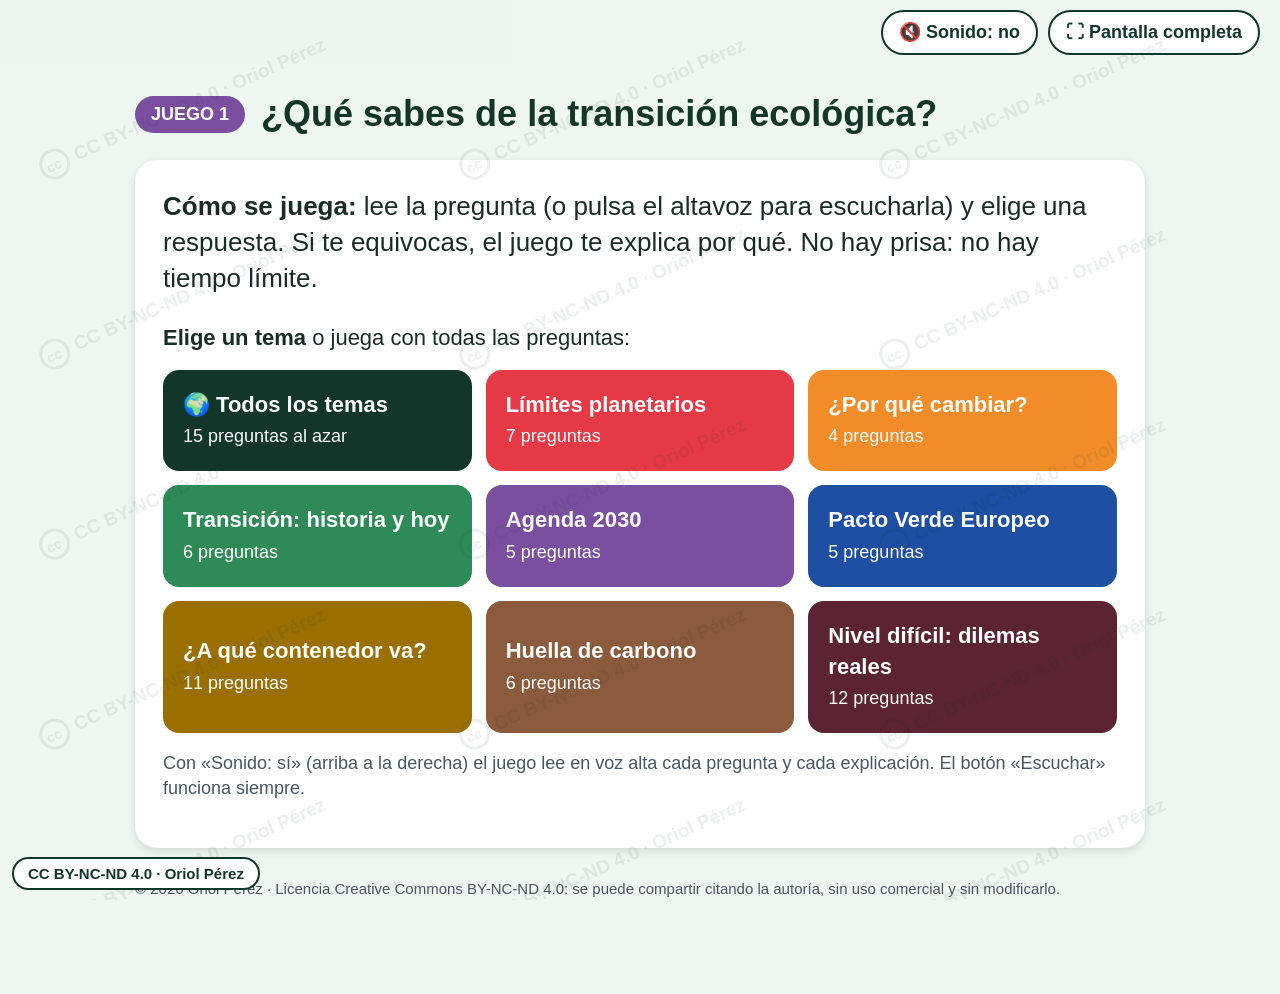
<file: juego_elige_opciones.html>
<!DOCTYPE html>
<html lang="es">
<head>
<meta charset="UTF-8">
<meta name="viewport" content="width=device-width, initial-scale=1">
<meta name="author" content="Oriol Pérez">
<meta name="copyright" content="© 2026 Oriol Pérez · CC BY-NC-ND 4.0">
<title>¿Qué sabes? Juego de transición ecológica · CC BY-NC-ND Oriol Pérez</title>
<style>
  :root{--ink:#1B2B26;--dark:#12372A;--bg:#EEF6F1;--green:#2E8B57;--red:#E63946;--orange:#F28C28;--blue:#2D7DD2;--yellow:#F6C445;--purple:#7B4FA0;--brown:#8C5A3C;--grey:#6B7479}
  *{box-sizing:border-box}
  html,body{margin:0;min-height:100%}
  body{font-family:Arial,"Liberation Sans",Helvetica,sans-serif;color:var(--ink);background:var(--bg);font-size:22px;line-height:1.4}
  #wm{position:fixed;inset:0;pointer-events:none;z-index:9999;opacity:.08;
      background-image:url("data:image/svg+xml;utf8,<svg xmlns='http://www.w3.org/2000/svg' width='420' height='190'><g transform='rotate(-24 210 95)' font-family='Arial' font-weight='bold' font-size='19' fill='%2312372A'><circle cx='40' cy='95' r='14' fill='none' stroke='%2312372A' stroke-width='3'/><text x='31' y='101' font-size='14'>cc</text><text x='62' y='101'>CC BY-NC-ND 4.0 · Oriol Pérez</text></g></svg>")}
  #badge{position:fixed;left:12px;bottom:10px;z-index:10000;background:#fff;border:2px solid var(--dark);border-radius:20px;padding:4px 14px;font-size:15px;font-weight:bold;color:var(--dark)}
  .wrap{max-width:1050px;margin:0 auto;padding:24px 20px 80px}
  header{display:flex;align-items:center;gap:16px;flex-wrap:wrap}
  h1{font-size:36px;margin:0;color:var(--dark)}
  .pill{display:inline-block;padding:6px 16px;border-radius:999px;color:#fff;font-weight:bold;font-size:18px}
  .card{background:#fff;border-radius:22px;padding:28px;box-shadow:0 3px 10px rgba(0,0,0,.12);margin-top:20px}
  .bar{height:18px;background:#d6e4dc;border-radius:999px;overflow:hidden;margin-top:14px}
  .bar>div{height:100%;background:var(--green);transition:width .4s}
  .q{font-size:30px;font-weight:bold;margin:8px 0 18px}
  .opts{display:grid;gap:14px}
  .opt{display:flex;align-items:center;gap:16px;width:100%;text-align:left;font:inherit;font-size:24px;padding:16px 18px;border-radius:16px;border:3px solid #cfdcd5;background:#fff;cursor:pointer;color:var(--ink)}
  .opt:hover,.opt:focus{border-color:var(--dark);outline:none}
  .opt .l{flex:0 0 52px;height:52px;border-radius:50%;display:flex;align-items:center;justify-content:center;color:#fff;font-weight:bold;font-size:26px}
  .opt.ok{background:#D8F0E1;border-color:var(--green)}
  .opt.bad{background:#FDE7E8;border-color:var(--red)}
  .opt[disabled]{cursor:default}
  .bins{grid-template-columns:repeat(3,1fr)}
  .bin{flex-direction:column;text-align:center;justify-content:center;font-weight:bold;color:#fff;min-height:120px}
  .bin svg{width:56px;height:68px}
  .fb{margin-top:20px;padding:20px;border-radius:16px;font-size:23px;display:none}
  .fb.ok{display:block;background:#D8F0E1}
  .fb.bad{display:block;background:#FDE7E8}
  .fb b{font-size:26px}
  .row{display:flex;gap:14px;flex-wrap:wrap;margin-top:20px;align-items:center}
  .btn{font:inherit;font-weight:bold;font-size:22px;padding:14px 26px;border-radius:14px;border:none;cursor:pointer;color:#fff;background:var(--dark)}
  .btn.alt{background:#fff;color:var(--dark);border:3px solid var(--dark)}
  .btn:focus{outline:4px solid var(--yellow)}
  .topics{display:grid;grid-template-columns:repeat(auto-fit,minmax(230px,1fr));gap:14px;margin-top:16px}
  .topic{font:inherit;font-size:22px;font-weight:bold;color:#fff;border:none;border-radius:16px;padding:20px;cursor:pointer;text-align:left}
  .stars{font-size:64px;letter-spacing:6px}
  .big{font-size:56px;font-weight:bold;color:var(--dark)}
  .hidden{display:none}
  .topbar{position:sticky;top:0;z-index:50;display:flex;gap:10px;justify-content:flex-end;padding:10px 20px;background:rgba(238,246,241,.92)}
  .tool{font:inherit;font-size:18px;font-weight:bold;padding:8px 16px;border-radius:999px;border:2px solid var(--dark);background:#fff;color:var(--dark);cursor:pointer}
  .tool.on{background:var(--dark);color:#fff}
  @media (max-width:700px){body{font-size:20px}.q{font-size:25px}.bins{grid-template-columns:repeat(2,1fr)}}
</style>
</head>
<body>
<div id="wm" aria-hidden="true"></div>
<div id="badge">CC BY-NC-ND 4.0 · Oriol Pérez</div>
<div class="topbar">
  <button class="tool" id="snd" aria-pressed="false">🔇 Sonido: no</button>
  <button class="tool" id="fs">⛶ Pantalla completa</button>
</div>
<div class="wrap">
  <header>
    <span class="pill" style="background:var(--purple)">JUEGO 1</span>
    <h1>¿Qué sabes de la transición ecológica?</h1>
  </header>

  <section id="start" class="card">
    <p style="font-size:26px;margin-top:0"><b>Cómo se juega:</b> lee la pregunta (o pulsa el altavoz para escucharla) y elige una respuesta. Si te equivocas, el juego te explica por qué. No hay prisa: no hay tiempo límite.</p>
    <p style="margin-bottom:4px"><b>Elige un tema</b> o juega con todas las preguntas:</p>
    <div class="topics" id="topics"></div>
    <p class="note" style="font-size:18px;color:#4A5560">Con «Sonido: sí» (arriba a la derecha) el juego lee en voz alta cada pregunta y cada explicación. El botón «Escuchar» funciona siempre.</p>
  </section>

  <section id="game" class="card hidden" aria-live="polite">
    <div style="display:flex;justify-content:space-between;align-items:center;gap:10px;flex-wrap:wrap">
      <span id="tag" class="pill"></span>
      <span id="count" style="font-weight:bold"></span>
    </div>
    <div class="bar"><div id="prog" style="width:0%"></div></div>
    <div class="q" id="q"></div>
    <div class="opts" id="opts"></div>
    <div class="fb" id="fb"></div>
    <div class="row">
      <button class="btn alt" id="speak" title="Escuchar la pregunta">🔊 Escuchar</button>
      <button class="btn hidden" id="next">Siguiente ➜</button>
    </div>
  </section>

  <section id="end" class="card hidden" style="text-align:center">
    <div class="stars" id="stars"></div>
    <div class="big" id="score"></div>
    <p id="msg" style="font-size:26px"></p>
    <div id="review" style="text-align:left"></div>
    <div class="row" style="justify-content:center">
      <button class="btn" id="again">Jugar otra vez</button>
      <button class="btn alt" id="menu">Elegir otro tema</button>
    </div>
  </section>
  <p style="font-size:15px;margin-top:30px;color:#4A5560">© 2026 Oriol Pérez · Licencia Creative Commons BY-NC-ND 4.0: se puede compartir citando la autoría, sin uso comercial y sin modificarlo.</p>
</div>

<script>
const TOPICS = {
  lim:   {name:"Límites planetarios", color:"#E63946"},
  why:   {name:"¿Por qué cambiar?", color:"#F28C28"},
  trans: {name:"Transición: historia y hoy", color:"#2E8B57"},
  agenda:{name:"Agenda 2030", color:"#7B4FA0"},
  pacto: {name:"Pacto Verde Europeo", color:"#1E4FA3"},
  recy:  {name:"¿A qué contenedor va?", color:"#9A6F00"},
  huella:{name:"Huella de carbono", color:"#8C5A3C"},
  real:  {name:"Nivel difícil: dilemas reales", color:"#5B2333"}
};
// type "bin": answer is a bin key
const Q = [
 {t:"why",q:"¿Qué hace el efecto invernadero?",o:["Filtra los rayos del Sol que queman la piel","Guarda parte del calor, como una manta","Limpia los océanos"],a:1,e:"Algunos gases del aire guardan parte del calor, como una manta. Es natural. El problema es que hemos puesto demasiadas mantas."},
 {t:"why",q:"¿Cuál es el principal gas que calienta el planeta por culpa de las personas?",o:["El oxígeno","El dióxido de carbono (CO₂)","El helio"],a:1,e:"El CO₂ sale sobre todo de quemar carbón, petróleo y gas. Echamos muchísimo y dura siglos en el aire."},
 {t:"why",q:"En 2026, ¿qué día ya habíamos gastado todo lo que el planeta puede renovar en un año?",o:["El 30 de julio","El 31 de diciembre","El 1 de enero"],a:0,e:"Fue el 30 de julio: el Día de la Sobrecapacidad de la Tierra. El resto del año vivimos de prestado."},
 {t:"why",q:"¿Cuánto ha subido la temperatura media de la Tierra desde finales del siglo XIX?",o:["Unos 0,1 °C","Unos 1,4 °C","Unos 10 °C"],a:1,e:"Alrededor de 1,4 °C. Es la media de todo el planeta, y el IPCC lo relaciona con más olas de calor y sequías."},
 {t:"lim",q:"¿Cuántos límites planetarios hay?",o:["3","9","17"],a:1,e:"Son 9 líneas rojas que mantienen la Tierra sana. 17 son los objetivos de la Agenda 2030."},
 {t:"lim",q:"¿Cuál es el límite seguro de CO₂ en el aire?",o:["350 ppm","432 ppm","1.000 ppm"],a:0,e:"El límite seguro es 350 ppm. En 2026 se midieron unas 432 ppm, por eso está superado."},
 {t:"lim",q:"¿Qué límite se superó por primera vez en 2025?",o:["La acidez del océano","La capa de ozono","Los aerosoles"],a:0,e:"La acidez del océano. El mar absorbe CO₂ y se vuelve más ácido; a corales y moluscos les cuesta formar su concha."},
 {t:"lim",q:"En 2025, ¿cuántos límites planetarios se habían superado?",o:["2","5","7"],a:2,e:"7 de 9 están en rojo. Solo la capa de ozono y los aerosoles siguen en la zona segura."},
 {t:"lim",q:"¿Qué límite se está recuperando gracias a un acuerdo entre países?",o:["La capa de ozono","El agua dulce","La biodiversidad"],a:0,e:"En 1987 el Protocolo de Montreal prohibió los gases que rompían la capa de ozono. Ahora se recupera: los acuerdos funcionan cuando se cumplen."},
 {t:"lim",q:"Tirar botellas de plástico al campo, ¿con qué límite tiene que ver?",o:["Nuevas entidades (plásticos y químicos)","Capa de ozono","Agua dulce"],a:0,e:"El plástico es una «nueva entidad»: algo que la naturaleza no sabe deshacer. Se rompe en microplásticos."},
 {t:"lim",q:"¿Qué es la biodiversidad?",o:["Un tipo de energía","La variedad de vida: plantas, animales, hongos y bacterias","Un contenedor de basura"],a:1,e:"Bio es vida y diversidad es variedad. Cada ser vivo hace un trabajo para que la naturaleza funcione."},
 {t:"trans",q:"¿Qué es la transición ecológica?",o:["Cambiar poco a poco cómo vivimos, producimos y nos movemos para cuidar el planeta","Dejar de usar toda la energía","Una moda que pasará pronto"],a:0,e:"Es un cambio profundo y gradual. No es dejar de usar energía: es usarla mejor y que sea limpia."},
 {t:"trans",q:"¿Por qué el carbón, el petróleo y el gas se llaman «combustibles fósiles»?",o:["Porque son muy caros","Porque vienen de plantas y animales enterrados hace millones de años","Porque se fabrican en laboratorios"],a:1,e:"Se formaron bajo tierra durante millones de años a partir de restos de seres vivos, como los fósiles."},
 {t:"trans",q:"¿En qué año se firmaron la Agenda 2030 y el Acuerdo de París?",o:["1992","2015","2026"],a:1,e:"Las dos en 2015. En 1992 fue la Cumbre de la Tierra de Río."},
 {t:"trans",q:"¿Qué temperatura no quiere superar el Acuerdo de París?",o:["Entre 1,5 y 2 °C más que antes de las fábricas","10 °C","No pone ningún límite"],a:0,e:"Quiere que el calentamiento quede muy por debajo de 2 °C y, si se puede, en 1,5 °C."},
 {t:"trans",q:"¿Qué quiere decir «descarbonizar»?",o:["Fabricar más carbón","Dejar de quemar carbón, petróleo y gas","Limpiar las chimeneas"],a:1,e:"Es dejar de echar carbono al aire: pasar a energías limpias como el sol y el viento."},
 {t:"trans",q:"En 2025, ¿qué parte de la electricidad del mundo era renovable?",o:["Alrededor de un tercio (34 %)","Casi nada (3 %)","Toda (100 %)"],a:0,e:"Un 34 %. Por primera vez, las renovables dieron más electricidad que el carbón. En la UE fue el 47 %."},
 {t:"agenda",q:"¿Cuántos Objetivos de Desarrollo Sostenible (ODS) tiene la Agenda 2030?",o:["8","17","193"],a:1,e:"17 objetivos con 169 metas. 193 son los países de la ONU que la aprobaron."},
 {t:"agenda",q:"¿Qué ODS habla de «Acción por el clima»?",o:["ODS 1","ODS 13","ODS 17"],a:1,e:"El ODS 13. El 1 es fin de la pobreza y el 17, alianzas."},
 {t:"agenda",q:"Cerrar el grifo mientras me lavo los dientes ayuda sobre todo al…",o:["ODS 6: Agua limpia","ODS 9: Industria","ODS 16: Paz y justicia"],a:0,e:"El ODS 6 trata del agua limpia y de usarla con cuidado."},
 {t:"agenda",q:"Según la ONU (2026), ¿cómo va la Agenda 2030?",o:["Ya se han cumplido todas las metas","Va con retraso: solo 36 de cada 100 metas van bien","Se ha cancelado"],a:1,e:"Solo 36 de cada 100 metas van bien o avanzan. 49 van demasiado despacio y 15 han ido hacia atrás."},
 {t:"agenda",q:"Una empresa pone la rueda de colores de los ODS en su web, pero no da ningún dato. ¿Qué es eso?",o:["Un premio","Greenwashing o lavado verde","Una ley"],a:1,e:"Aparentar que eres ecológico sin demostrarlo es greenwashing. Lo serio es poner metas con números y publicar los datos."},
 {t:"pacto",q:"¿Qué quiere conseguir el Pacto Verde Europeo en 2050?",o:["Prohibir todos los coches","Que Europa sea climáticamente neutra","Dejar de usar electricidad"],a:1,e:"Neutralidad climática: que los gases que se echan sean iguales a los que la naturaleza puede absorber."},
 {t:"pacto",q:"¿Cuándo se presentó el Pacto Verde Europeo?",o:["En 1987","En 2019","En 2030"],a:1,e:"En diciembre de 2019, por la Comisión Europea."},
 {t:"pacto",q:"¿Cuánto tiene que bajar Europa sus gases en 2030 respecto a 1990?",o:["Al menos un 55 %","Un 5 %","Nada"],a:0,e:"Al menos un 55 %. El paquete de leyes para conseguirlo se llama Objetivo 55 (Fit for 55)."},
 {t:"pacto",q:"¿Cuál es la diferencia entre el Acuerdo de París y el Pacto Verde?",o:["Son lo mismo","París es para todo el mundo; el Pacto Verde es el plan de la Unión Europea","El Pacto Verde es más antiguo"],a:1,e:"París es el marco mundial. El Pacto Verde es la forma en que Europa lo cumple, con leyes obligatorias."},
 {t:"pacto",q:"¿Qué es la «transición justa»?",o:["Que nadie se quede atrás: ayudas y formación para quien pierde su empleo","Un juicio","Cerrar todas las fábricas"],a:0,e:"Por ejemplo, un fondo europeo ayuda a las zonas y trabajadores del carbón a encontrar nuevos empleos."},
 {t:"recy",type:"bin",q:"¿Dónde va un brik de leche?",a:"amarillo",e:"Al amarillo: el brik es un envase con capas de plástico y aluminio, no es papel."},
 {t:"recy",type:"bin",q:"¿Dónde va una botella de vino vacía?",a:"verde",e:"Al verde (iglú), sin el tapón. El tapón va al amarillo."},
 {t:"recy",type:"bin",q:"¿Dónde va una caja de cartón?",a:"azul",e:"Al azul, plegada para que ocupe menos."},
 {t:"recy",type:"bin",q:"¿Dónde va una piel de plátano?",a:"marron",e:"Al marrón: es materia orgánica y se convierte en compost (abono)."},
 {t:"recy",type:"bin",q:"¿Dónde va un pañal usado?",a:"gris",e:"Al gris (resto): no se puede reciclar con los demás."},
 {t:"recy",type:"bin",q:"¿Dónde van las pilas gastadas?",a:"punto",e:"Al punto limpio (deixalleria) o a los contenedores de pilas de las tiendas: tienen metales tóxicos."},
 {t:"recy",type:"bin",q:"¿Dónde va un vaso de cristal roto?",a:"gris",e:"Al gris. Los vasos y copas no son vidrio de envase y estropean el reciclaje del verde."},
 {t:"recy",type:"bin",q:"¿Dónde va una servilleta de papel sucia de comida?",a:"marron",e:"Al marrón: el papel sucio de comida no se puede reciclar en el azul."},
 {t:"recy",type:"bin",q:"¿Dónde va el aceite de cocinar usado?",a:"punto",e:"En una botella cerrada, al punto limpio. Nunca por el fregadero: ensucia muchísima agua."},
 {t:"recy",q:"¿Qué es «separar en origen»?",o:["Separar la basura en la planta de reciclaje","Poner cada residuo en su cubo en casa o en el trabajo, antes de que se mezcle","Tirarlo todo junto"],a:1,e:"Origen es donde nace el residuo. Si se separa bien allí, se recicla mucho mejor."},
 {t:"recy",q:"¿Qué es mejor para el planeta?",o:["Reciclar una bolsa de plástico","No coger la bolsa porque llevo la mía","Quemar la bolsa"],a:1,e:"Rechazar va antes que reciclar: si no se fabrica, no hay residuo ni gasto de energía."},
 {t:"huella",q:"¿Qué es la huella de carbono?",o:["La marca del zapato en el barro","Todos los gases que echamos al aire por lo que hacemos o fabricamos","La cantidad de basura que tiramos"],a:1,e:"Se mide en kilos o toneladas de CO₂ equivalente."},
 {t:"huella",q:"Si se mide lo que emite una empresa al trabajar, ¿qué huella es?",o:["Personal","De empresa (corporativa)","De producto"],a:1,e:"Es la huella de empresa u organización: furgonetas, electricidad, viajes, compras…"},
 {t:"huella",q:"Ana hace 4.400 km al año en coche. El factor es 0,15 kg por km. ¿Cuál es su huella?",o:["660 kg de CO₂","4.400 kg de CO₂","15 kg de CO₂"],a:0,e:"Se multiplica: 4.400 × 0,15 = 660 kg de CO₂."},
 {t:"huella",q:"Gasto 2.500 kWh de luz al año. Factor: 0,2 kg por kWh. ¿Cuál es la huella?",o:["50 kg","500 kg","2.700 kg"],a:1,e:"2.500 × 0,2 = 500 kg de CO₂. Con luz 100 % renovable bajaría casi a cero."},
 {t:"huella",q:"¿Qué tiene más huella por cada kilo?",o:["Legumbres","Carne de ternera","Las dos igual"],a:1,e:"La ternera: unos 27 kg de CO₂ por kilo, frente a 1 kg de las legumbres."},
 {t:"huella",q:"¿Cuál de estas acciones NO reduce tu huella?",o:["Ir en bici o en bus","Dejar las luces encendidas","Reparar en vez de comprar"],a:1,e:"Dejar las luces encendidas gasta energía sin dar ningún servicio."}
,
 {t:"real",q:"Un país vive de exportar carbón. Si cierra las minas en un año, ¿qué es lo más probable?",o:["Bajan sus emisiones, pero pierde ingresos y empleo, y puede tener problemas de suministro si no tiene otra fuente","Solo ganan todos: bajan emisiones y sube el empleo enseguida","No pasa nada porque el carbón ya no se usa"],a:0,e:"La transición choca con el flujo económico y energético actual: el carbón da dinero, empleo y luz. Por eso se planifica por etapas y con planes de empleo."},
 {t:"real",q:"En el mercado europeo de CO₂ (ETS), ¿quién paga?",o:["Las centrales y fábricas grandes, por cada tonelada de CO₂ que emiten","Solo los ciudadanos, en la factura del agua","Nadie: es voluntario"],a:0,e:"Las instalaciones cubiertas deben entregar un derecho por cada tonelada emitida. Si el precio sube, contaminar sale más caro y la energía fósil pierde ventaja."},
 {t:"real",q:"El Acuerdo de París, ¿pone multas a los países que no cumplen?",o:["Sí, multas automáticas","No: se basa en planes nacionales y presión internacional","Solo a Europa"],a:1,e:"París no tiene sanciones. En cambio, la ley europea del clima sí es obligatoria: la Comisión puede abrir un expediente y el Tribunal de Justicia de la UE puede imponer multas."},
 {t:"real",q:"¿Quién puede multar a un Estado de la UE por incumplir una directiva ambiental?",o:["La ONU","El Tribunal de Justicia de la UE, tras un procedimiento de la Comisión","El ayuntamiento"],a:1,e:"La Comisión abre un procedimiento de infracción; si el país no corrige, el Tribunal de Justicia de la UE puede imponer multas."},
 {t:"real",q:"Un país firma un contrato de gas a 20 años con compra mínima. Diez años después quiere usar mucho menos gas. ¿Qué pasa?",o:["Puede dejar de comprar sin coste","Tiene que pagar igualmente una parte del gas contratado (cláusula «take or pay»)","El contrato se anula solo"],a:1,e:"Los contratos largos dan seguridad y precio, pero atan: reducir el gas antes de tiempo tiene penalizaciones. Es un ejemplo de bloqueo fósil."},
 {t:"real",q:"Un país depende del gas de un vecino en guerra. ¿Qué reduce más su riesgo a largo plazo?",o:["Comprar gas a un único proveedor más barato","Diversificar proveedores, conectarse a redes vecinas y producir energía propia renovable","No hacer nada"],a:1,e:"Tras 2022, varios países europeos redujeron su dependencia con interconexiones, almacenamiento y renovables. La energía propia también es seguridad."},
 {t:"real",q:"El turismo de cruceros deja mucho dinero en una ciudad. ¿Cuál es el principal problema ambiental?",o:["Ninguno","Los motores en el puerto contaminan el aire y emiten CO₂; además, saturan la ciudad","Solo el ruido de las maletas"],a:1,e:"Por eso algunas ciudades limitan los cruceros o les obligan a conectarse a la red eléctrica en el puerto. El dilema es: ingresos frente a aire limpio."},
 {t:"real",q:"El tren de cercanías falla mucho. ¿Por qué bajar el precio del billete no basta?",o:["Porque si el servicio no es fiable, la gente sigue usando el coche: hace falta invertir en vías, trenes y mantenimiento","Porque el tren contamina más que el coche","Porque nadie usa el tren"],a:0,e:"El transporte público solo sustituye al coche si es frecuente y puntual. Sin inversión, se degrada y pierde viajeros."},
 {t:"real",q:"¿Qué es la «fuga de carbono»?",o:["Una avería en una central","Que las fábricas se vayan a países sin normas de CO₂: las emisiones no bajan, solo cambian de país","Un tipo de gas"],a:1,e:"Para evitarla, la UE creó el CBAM: las importaciones de acero, cemento o abonos pagan por su CO₂ como los productos europeos."},
 {t:"real",q:"Un gobierno acepta fondos europeos condicionados a medidas verdes y no las aplica. ¿Qué puede pasar?",o:["Nada","La Comisión puede reclamar la devolución del dinero","Recibe más fondos"],a:1,e:"Los fondos europeos se pagan por hitos. Si no se cumplen, se pueden suspender o reclamar."},
 {t:"real",q:"En 2018, el Gobierno de España, los sindicatos y las empresas firmaron un acuerdo para cerrar las minas de carbón. ¿Qué incluía?",o:["Solo el cierre, sin nada más","Prejubilaciones, ayudas a la recolocación y planes para las comarcas mineras","Abrir minas nuevas"],a:1,e:"Es un ejemplo de transición justa: cerrar una actividad contaminante con un plan para las personas y los territorios afectados."},
 {t:"real",q:"Un país de montaña quiere instalar parques eólicos, pero las obras tardan años. ¿Qué dificultad es la más realista?",o:["Permisos, recursos judiciales, orografía y falta de empresas, que encarecen y retrasan las obras","Que el viento no existe","Que la ley prohíbe la energía eólica"],a:0,e:"No basta con querer: la capacidad de construir infraestructuras (redes, vías, parques) condiciona el ritmo de la transición."}
];
const BINS = {
  amarillo:{n:"Amarillo",s:"Envases",c:"#E0A800",ink:"#1B2B26"},
  azul:{n:"Azul",s:"Papel y cartón",c:"#2D7DD2",ink:"#fff"},
  verde:{n:"Verde",s:"Vidrio",c:"#2E8B57",ink:"#fff"},
  marron:{n:"Marrón",s:"Restos de comida",c:"#8C5A3C",ink:"#fff"},
  gris:{n:"Gris",s:"Resto",c:"#6B7479",ink:"#fff"},
  punto:{n:"Punto limpio",s:"Pilas, aceite, aparatos",c:"#7B4FA0",ink:"#fff"}
};
const binSvg = (c)=>`<svg viewBox="0 0 50 60" aria-hidden="true"><rect x="7" y="12" width="36" height="44" rx="4" fill="${c}" stroke="#1B2B26" stroke-width="2.5"/><rect x="4" y="7" width="42" height="8" rx="3" fill="${c}" stroke="#1B2B26" stroke-width="2.5"/><rect x="19" y="2" width="12" height="6" rx="2" fill="#1B2B26"/></svg>`;
const LET = ["A","B","C"], LCOL = ["#2D7DD2","#F28C28","#7B4FA0"];
let list=[], idx=0, score=0, wrong=[], current="all";
const $=id=>document.getElementById(id);

let SOUND=false;
try{ SOUND = localStorage.getItem("qs_sound")==="1"; }catch(e){}
function renderSound(){ $("snd").textContent = SOUND ? "🔊 Sonido: sí" : "🔇 Sonido: no"; $("snd").classList.toggle("on",SOUND); $("snd").setAttribute("aria-pressed",SOUND); }
$("snd").onclick=()=>{ SOUND=!SOUND; try{localStorage.setItem("qs_sound",SOUND?"1":"0");}catch(e){} if(!SOUND && "speechSynthesis" in window) speechSynthesis.cancel(); renderSound(); };
renderSound();
$("fs").onclick=()=>{ const d=document, el=d.documentElement; const on=d.fullscreenElement||d.webkitFullscreenElement;
  if(!on)(el.requestFullscreen||el.webkitRequestFullscreen||function(){}).call(el); else (d.exitFullscreen||d.webkitExitFullscreen||function(){}).call(d); };
["fullscreenchange","webkitfullscreenchange"].forEach(ev=>document.addEventListener(ev,()=>{ const on=document.fullscreenElement||document.webkitFullscreenElement; $("fs").textContent=on?"⛶ Salir de pantalla completa":"⛶ Pantalla completa"; $("fs").classList.toggle("on",!!on); }));
function speak(text,force){
  if(!("speechSynthesis" in window)) return;
  speechSynthesis.cancel();
  if(!SOUND && !force) return;
  const u=new SpeechSynthesisUtterance(text); u.lang="es-ES"; u.rate=0.9;
  const v=speechSynthesis.getVoices().find(v=>v.lang && v.lang.startsWith("es")); if(v) u.voice=v;
  speechSynthesis.speak(u);
}
function shuffle(a){for(let i=a.length-1;i>0;i--){const j=Math.floor(Math.random()*(i+1));[a[i],a[j]]=[a[j],a[i]];}return a;}

function buildTopics(){
  const box=$("topics"); box.innerHTML="";
  const all=document.createElement("button"); all.className="topic"; all.style.background="#12372A";
  all.innerHTML="🌍 Todos los temas<br><span style='font-weight:normal;font-size:18px'>15 preguntas al azar</span>";
  all.onclick=()=>start("all"); box.appendChild(all);
  for(const k in TOPICS){
    const n=Q.filter(q=>q.t===k).length;
    const b=document.createElement("button"); b.className="topic"; b.style.background=TOPICS[k].color;
    if(k==="recy") b.style.color="#fff";
    b.innerHTML=`${TOPICS[k].name}<br><span style='font-weight:normal;font-size:18px'>${n} preguntas</span>`;
    b.onclick=()=>start(k); box.appendChild(b);
  }
}
function start(topic){
  current=topic;
  list = topic==="all" ? shuffle(Q.slice()).slice(0,15) : shuffle(Q.filter(q=>q.t===topic));
  idx=0; score=0; wrong=[];
  $("start").classList.add("hidden"); $("end").classList.add("hidden"); $("game").classList.remove("hidden");
  show();
}
function questionText(q){
  if(q.type==="bin") return q.q+" Opciones: amarillo, azul, verde, marrón, gris o punto limpio.";
  return q.q+" "+q.o.map((o,i)=>"Opción "+LET[i]+": "+o+".").join(" ");
}
function show(){
  const q=list[idx];
  $("tag").textContent=TOPICS[q.t].name; $("tag").style.background=TOPICS[q.t].color;
  $("count").textContent=`Pregunta ${idx+1} de ${list.length}`;
  $("prog").style.width=(idx/list.length*100)+"%";
  $("q").textContent=q.q;
  const box=$("opts"); box.innerHTML=""; box.className="opts"+(q.type==="bin"?" bins":"");
  $("fb").className="fb"; $("fb").innerHTML=""; $("next").classList.add("hidden");
  if(q.type==="bin"){
    for(const k in BINS){
      const b=document.createElement("button"); b.className="opt bin"; b.style.background=BINS[k].c; b.style.color=BINS[k].ink; b.dataset.k=k;
      b.innerHTML=binSvg(BINS[k].c)+`<span style="font-size:24px">${BINS[k].n}</span><span style="font-size:17px;font-weight:normal">${BINS[k].s}</span>`;
      b.onclick=()=>answer(k===q.a,b,[...box.children].find(x=>x.dataset.k===q.a));
      box.appendChild(b);
    }
  } else {
    q.o.forEach((o,i)=>{
      const b=document.createElement("button"); b.className="opt";
      b.innerHTML=`<span class="l" style="background:${LCOL[i]}">${LET[i]}</span><span>${o}</span>`;
      b.onclick=()=>answer(i===q.a,b,box.children[q.a]);
      box.appendChild(b);
    });
  }
  speak(questionText(q));
  box.children[0].focus({preventScroll:true});
}
function answer(ok,btn,right){
  const q=list[idx];
  [...$("opts").children].forEach(b=>b.disabled=true);
  if(ok){score++; btn.classList.add("ok");} else {btn.classList.add("bad"); right.classList.add("ok"); wrong.push(q);}
  if(q.type==="bin"){ right.style.outline="6px solid #1B2B26"; }
  const fb=$("fb"); fb.className="fb "+(ok?"ok":"bad");
  fb.innerHTML=(ok?"<b>✅ ¡Muy bien!</b><br>":"<b>❌ Casi. </b><br>")+q.e;
  speak((ok?"Muy bien. ":"Casi. ")+q.e);
  $("next").classList.remove("hidden"); $("next").textContent= idx+1<list.length ? "Siguiente ➜" : "Ver resultado ➜"; $("next").focus();
}
$("next").onclick=()=>{ idx++; if(idx<list.length) show(); else finish(); };
$("speak").onclick=()=>{ const q=list[idx]; const fb=$("fb").textContent; speak(questionText(q)+(fb?" "+fb:""),true); };
function finish(){
  if("speechSynthesis" in window) speechSynthesis.cancel();
  $("game").classList.add("hidden"); $("end").classList.remove("hidden");
  const pct=score/list.length, n= pct>=0.9?3: pct>=0.6?2: pct>=0.3?1:0;
  $("stars").textContent="★".repeat(n)+"☆".repeat(3-n);
  $("stars").style.color="#E0A800";
  $("score").textContent=`${score} de ${list.length} aciertos`;
  $("msg").textContent= n===3?"¡Excelente! Dominas el tema.": n===2?"¡Muy bien! Repasa las que has fallado.": n===1?"Vas bien. Vuelve a intentarlo: cada vez se aprende más.":"No pasa nada. Repasamos juntos y lo volvemos a intentar.";
  $("review").innerHTML = wrong.length ? "<h3 style='font-size:26px'>Para repasar:</h3>"+wrong.map(q=>`<div class='card' style='margin-top:10px;padding:16px 20px'><b>${q.q}</b><br>${q.e}</div>`).join("") : "";
}
$("again").onclick=()=>start(current);
document.addEventListener("visibilitychange",()=>{ if(document.hidden && "speechSynthesis" in window) speechSynthesis.cancel(); });
$("menu").onclick=()=>{ $("end").classList.add("hidden"); $("start").classList.remove("hidden"); };
buildTopics();
// keep the licence watermark in place
(function guard(){
  const keep=()=>{ if(!document.getElementById("wm")){const d=document.createElement("div");d.id="wm";d.setAttribute("aria-hidden","true");document.body.prepend(d);}
    if(!document.getElementById("badge")){const b=document.createElement("div");b.id="badge";b.textContent="CC BY-NC-ND 4.0 · Oriol Pérez";document.body.appendChild(b);} };
  new MutationObserver(keep).observe(document.body,{childList:true}); setInterval(keep,2000);
})();
</script>
</body>
</html>
</file>
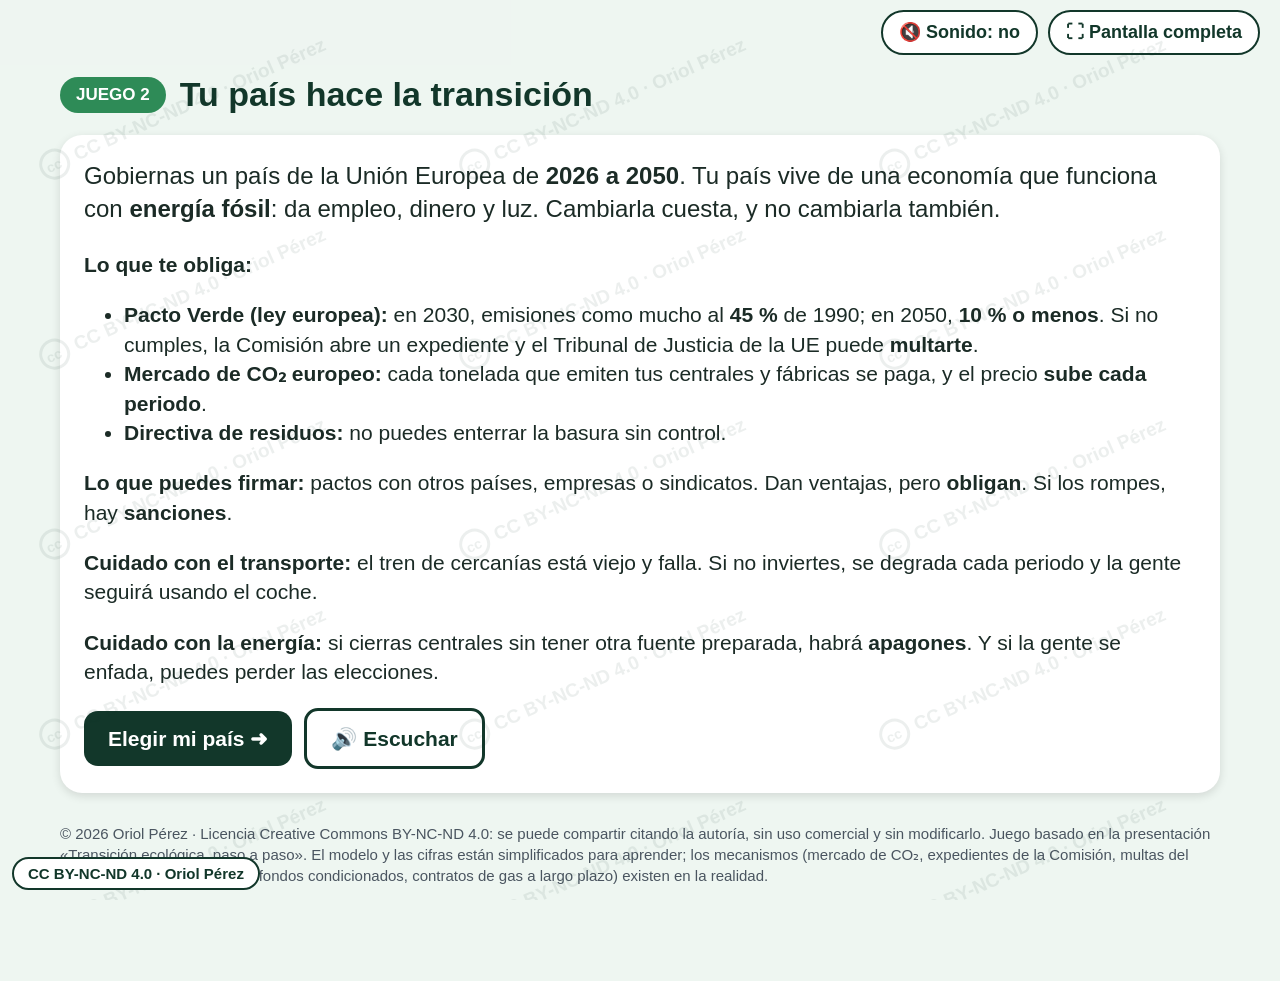
<file: juego_pais_transicion (1).html>
<!DOCTYPE html>
<html lang="es">
<head>
<meta charset="UTF-8">
<meta name="viewport" content="width=device-width, initial-scale=1">
<meta name="author" content="Oriol Pérez">
<meta name="copyright" content="© 2026 Oriol Pérez · CC BY-NC-ND 4.0">
<title>Tu país hace la transición · CC BY-NC-ND Oriol Pérez</title>
<style>
  :root{--ink:#1B2B26;--dark:#12372A;--bg:#EEF6F1;--green:#2E8B57;--red:#E63946;--orange:#F28C28;--blue:#2D7DD2;--yellow:#F6C445;--purple:#7B4FA0;--brown:#8C5A3C;--eu:#1E4FA3}
  *{box-sizing:border-box}
  body{margin:0;font-family:Arial,"Liberation Sans",Helvetica,sans-serif;color:var(--ink);background:var(--bg);font-size:21px;line-height:1.4}
  #wm{position:fixed;inset:0;pointer-events:none;z-index:9999;opacity:.08;
      background-image:url("data:image/svg+xml;utf8,<svg xmlns='http://www.w3.org/2000/svg' width='420' height='190'><g transform='rotate(-24 210 95)' font-family='Arial' font-weight='bold' font-size='19' fill='%2312372A'><circle cx='40' cy='95' r='14' fill='none' stroke='%2312372A' stroke-width='3'/><text x='31' y='101' font-size='14'>cc</text><text x='62' y='101'>CC BY-NC-ND 4.0 · Oriol Pérez</text></g></svg>")}
  #badge{position:fixed;left:12px;bottom:10px;z-index:10000;background:#fff;border:2px solid var(--dark);border-radius:20px;padding:4px 14px;font-size:15px;font-weight:bold;color:var(--dark)}
  .topbar{position:sticky;top:0;z-index:50;display:flex;gap:10px;justify-content:flex-end;padding:10px 20px;background:rgba(238,246,241,.92)}
  .tool{font:inherit;font-size:18px;font-weight:bold;padding:8px 16px;border-radius:999px;border:2px solid var(--dark);background:#fff;color:var(--dark);cursor:pointer}
  .tool.on{background:var(--dark);color:#fff}
  .wrap{max-width:1200px;margin:0 auto;padding:6px 20px 80px}
  h1{font-size:34px;margin:0;color:var(--dark)} h2{font-size:28px;margin:0 0 10px;color:var(--dark)}
  .pill{display:inline-block;padding:6px 16px;border-radius:999px;color:#fff;font-weight:bold;font-size:17px;background:var(--green)}
  .card{background:#fff;border-radius:22px;padding:24px;box-shadow:0 3px 10px rgba(0,0,0,.12);margin-top:16px}
  .hidden{display:none!important}
  .btn{font:inherit;font-weight:bold;font-size:21px;padding:13px 24px;border-radius:14px;border:none;cursor:pointer;color:#fff;background:var(--dark)}
  .btn.alt{background:#fff;color:var(--dark);border:3px solid var(--dark)}
  .btn:focus,.choice:focus,.country:focus,.tool:focus{outline:4px solid var(--yellow)}
  .row{display:flex;gap:12px;flex-wrap:wrap;align-items:center;margin-top:16px}
  .countries{display:grid;grid-template-columns:repeat(auto-fit,minmax(300px,1fr));gap:16px;margin-top:14px}
  .country{font:inherit;text-align:left;border:none;border-radius:20px;padding:20px;cursor:pointer;color:#fff}
  .country .emoji{font-size:50px} .country b{font-size:27px;display:block;margin:6px 0} .country p{margin:6px 0;font-size:18px}
  .timeline{display:flex;justify-content:space-between;gap:6px;margin-top:12px}
  .timeline span{flex:1;text-align:center;padding:7px 0;border-radius:10px;background:#d6e4dc;font-weight:bold;font-size:17px;color:#4A5560}
  .timeline span.done{background:var(--green);color:#fff} .timeline span.now{background:var(--orange);color:#fff}
  .grid{display:grid;grid-template-columns:350px 1fr;gap:16px;align-items:start}
  @media (max-width:950px){.grid{grid-template-columns:1fr}}
  .ind{margin:9px 0}
  .ind .lab{display:flex;justify-content:space-between;font-weight:bold;font-size:18px}
  .ind .track{position:relative;height:20px;background:#e2ebe6;border-radius:999px;overflow:hidden;margin-top:3px}
  .ind .fill{height:100%;border-radius:999px;transition:width .6s}
  .ind .goal{position:absolute;top:-3px;bottom:-3px;width:4px;background:var(--ink)}
  .note{font-size:15px;color:#4A5560}
  .mix{display:flex;height:26px;border-radius:999px;overflow:hidden;margin-top:4px;font-size:14px;font-weight:bold;color:#fff}
  .mix div{display:flex;align-items:center;justify-content:center;transition:width .6s}
  .choice{display:flex;gap:14px;align-items:flex-start;width:100%;text-align:left;font:inherit;font-size:21px;padding:14px 16px;border-radius:16px;border:3px solid #cfdcd5;background:#fff;cursor:pointer;color:var(--ink);margin-top:10px}
  .choice:hover{border-color:var(--dark)}
  .choice .l{flex:0 0 46px;height:46px;border-radius:50%;display:flex;align-items:center;justify-content:center;color:#fff;font-weight:bold;font-size:22px}
  .choice small{display:block;font-size:16px;color:#4A5560;margin-top:4px}
  .choice[disabled]{cursor:default;opacity:.5} .choice.picked{opacity:1;border-color:var(--dark);background:#F3F8F5}
  .res{margin-top:14px;padding:16px;border-radius:16px;background:#FFF4CC;font-size:20px}
  .chips{display:flex;flex-wrap:wrap;gap:7px;margin-top:9px}
  .chip{padding:5px 11px;border-radius:999px;font-weight:bold;font-size:16px;color:#fff}
  .event{border:4px dashed var(--orange)} .event.good{border-color:var(--green)} .event.pact{border-color:var(--eu)}
  .check{display:flex;gap:14px;align-items:center;padding:10px 0;border-bottom:1px solid #e2ebe6;font-size:20px}
  .check .ic{font-size:32px;flex:0 0 44px;text-align:center}
  .tag{font-size:15px;font-weight:bold;padding:4px 10px;border-radius:999px;color:#fff;white-space:nowrap}
  table.flow{width:100%;border-collapse:collapse;font-size:19px;margin-top:8px}
  table.flow td{padding:7px 8px;border-bottom:1px solid #e2ebe6} table.flow td:last-child{text-align:right;font-weight:bold;white-space:nowrap}
  .pos{color:var(--green)} .neg{color:var(--red)}
  .comp{margin-top:6px;font-size:16px}
  .comp div{padding:7px 10px;border-radius:10px;margin-top:6px;background:#EEF3FB;border-left:0}
  .comp .bad{background:#FDE7E8} .comp .ok{background:#D8F0E1}
</style>
</head>
<body>
<div id="wm" aria-hidden="true"></div>
<div id="badge">CC BY-NC-ND 4.0 · Oriol Pérez</div>
<div class="topbar">
  <button class="tool" id="snd" aria-pressed="false">🔇 Sonido: no</button>
  <button class="tool" id="fs">⛶ Pantalla completa</button>
</div>
<div class="wrap">
  <div style="display:flex;gap:14px;align-items:center;flex-wrap:wrap">
    <span class="pill">JUEGO 2</span><h1>Tu país hace la transición</h1>
  </div>

  <section id="intro" class="card">
    <p style="font-size:24px;margin-top:0">Gobiernas un país de la Unión Europea de <b>2026 a 2050</b>. Tu país vive de una economía que funciona con <b>energía fósil</b>: da empleo, dinero y luz. Cambiarla cuesta, y no cambiarla también.</p>
    <p><b>Lo que te obliga:</b></p>
    <ul>
      <li><b>Pacto Verde (ley europea):</b> en 2030, emisiones como mucho al <b>45 %</b> de 1990; en 2050, <b>10 % o menos</b>. Si no cumples, la Comisión abre un expediente y el Tribunal de Justicia de la UE puede <b>multarte</b>.</li>
      <li><b>Mercado de CO₂ europeo:</b> cada tonelada que emiten tus centrales y fábricas se paga, y el precio <b>sube cada periodo</b>.</li>
      <li><b>Directiva de residuos:</b> no puedes enterrar la basura sin control.</li>
    </ul>
    <p><b>Lo que puedes firmar:</b> pactos con otros países, empresas o sindicatos. Dan ventajas, pero <b>obligan</b>. Si los rompes, hay <b>sanciones</b>.</p>
    <p><b>Cuidado con el transporte:</b> el tren de cercanías está viejo y falla. Si no inviertes, se degrada cada periodo y la gente seguirá usando el coche.</p>
    <p><b>Cuidado con la energía:</b> si cierras centrales sin tener otra fuente preparada, habrá <b>apagones</b>. Y si la gente se enfada, puedes perder las elecciones.</p>
    <div class="row"><button class="btn" id="go">Elegir mi país ➜</button><button class="btn alt" id="sayIntro">🔊 Escuchar</button></div>
  </section>

  <section id="pick" class="card hidden">
    <h2>¿Qué país quieres gobernar?</h2>
    <div class="countries" id="countries"></div>
  </section>

  <section id="play" class="hidden">
    <div class="card" style="padding:16px 20px">
      <div style="display:flex;justify-content:space-between;align-items:center;flex-wrap:wrap;gap:10px">
        <div style="font-size:25px;font-weight:bold" id="cname"></div>
        <div style="font-size:28px;font-weight:bold;color:var(--orange)" id="year"></div>
      </div>
      <div class="timeline" id="timeline"></div>
    </div>
    <div class="grid">
      <div>
        <div class="card" id="inds"></div>
        <div class="card" id="comps"></div>
      </div>
      <div class="card" id="stage"></div>
    </div>
  </section>

  <section id="end" class="card hidden"></section>
  <p style="font-size:15px;margin-top:30px;color:#4A5560">© 2026 Oriol Pérez · Licencia Creative Commons BY-NC-ND 4.0: se puede compartir citando la autoría, sin uso comercial y sin modificarlo. Juego basado en la presentación «Transición ecológica, paso a paso». El modelo y las cifras están simplificados para aprender; los mecanismos (mercado de CO₂, expedientes de la Comisión, multas del Tribunal de Justicia de la UE, fondos condicionados, contratos de gas a largo plazo) existen en la realidad.</p>
</div>

<script>
const $=id=>document.getElementById(id);
// ---------- sound & fullscreen ----------
let SOUND=false;
try{ SOUND = localStorage.getItem("tp_sound")==="1"; }catch(e){}
function renderSound(){ $("snd").textContent = SOUND ? "🔊 Sonido: sí" : "🔇 Sonido: no"; $("snd").classList.toggle("on",SOUND); $("snd").setAttribute("aria-pressed",SOUND); }
$("snd").onclick=()=>{ SOUND=!SOUND; try{localStorage.setItem("tp_sound",SOUND?"1":"0");}catch(e){} if(!SOUND && "speechSynthesis" in window) speechSynthesis.cancel(); renderSound(); };
renderSound();
function say(t,force){ // force = the user pressed an «Escuchar» button
  if(!("speechSynthesis" in window)) return;
  speechSynthesis.cancel();
  if(!SOUND && !force) return;
  const u=new SpeechSynthesisUtterance(t.replace(/[\u{1F300}-\u{1FAFF}☀-➿]/gu,"")); u.lang="es-ES"; u.rate=.92;
  const v=speechSynthesis.getVoices().find(v=>v.lang&&v.lang.startsWith("es")); if(v)u.voice=v; speechSynthesis.speak(u);
}
function fsToggle(){
  const d=document, el=d.documentElement;
  const on = d.fullscreenElement || d.webkitFullscreenElement;
  if(!on){ (el.requestFullscreen||el.webkitRequestFullscreen||function(){}).call(el); }
  else { (d.exitFullscreen||d.webkitExitFullscreen||function(){}).call(d); }
}
$("fs").onclick=fsToggle;
["fullscreenchange","webkitfullscreenchange"].forEach(ev=>document.addEventListener(ev,()=>{
  const on=document.fullscreenElement||document.webkitFullscreenElement; $("fs").textContent= on?"⛶ Salir de pantalla completa":"⛶ Pantalla completa"; $("fs").classList.toggle("on",!!on);}));

// ---------- model ----------
const IND = {
  em:  {n:"Emisiones de CO₂", c:"#E63946", icon:"🏭", low:true, help:"% de las de 1990. Cuanto más bajo, mejor."},
  en:  {n:"Energía garantizada", c:"#F28C28", icon:"⚡", help:"Si baja de 40, hay apagones."},
  rail:{n:"Tren y transporte público", c:"#1A7FA0", icon:"🚆", help:"Si está por debajo de 40, falla y la gente se queja."},
  emp: {n:"Empleo", c:"#2D7DD2", icon:"👷", help:"Trabajo para la gente."},
  din: {n:"Dinero del país", c:"#2E8B57", icon:"💶", help:"Presupuesto. Si llega a 0, recortes."},
  apo: {n:"Apoyo de la gente", c:"#7B4FA0", icon:"🙋", help:"Si baja de 35, pierdes las elecciones."},
  nat: {n:"Naturaleza", c:"#56A845", icon:"🌳", help:"Bosques, agua, ríos y mares."}
};
const COUNTRIES = [
  {k:"carb", name:"Carbonia", emoji:"⛏️", color:"#5E6E7A", desc:"Minas de carbón y acerías. Exporta carbón y acero: el carbón da empleo y dinero.",
   pro:"Mucho empleo industrial y energía propia.", con:"Si deja el carbón, pierde ingresos y puestos de trabajo.", s:{em:92,en:75,rail:45,emp:70,din:50,apo:60,nat:40,fos:85},
   flows:[{t:"Exportación de carbón y acero", f:(S)=>Math.round(S.fos/11)}]},
  {k:"sol", name:"Solmar", emoji:"🛳️", color:"#9A6F00", desc:"País de costa con mucho sol. Recibe muchísimo dinero del turismo y los cruceros, y compra fuera el petróleo y el gas.",
   pro:"Grandes ingresos por turismo; sol y viento abundantes.", con:"Cruceros y vuelos contaminan; sequías, incendios y un tren de cercanías viejo.", s:{em:80,en:65,rail:35,emp:60,din:50,apo:65,nat:50,fos:75},
   flows:[{t:"Turismo y cruceros", f:(S)=>S.cruiseCap?6:9},{t:"Factura de petróleo y gas importados", f:(S)=>-Math.round(S.fos/11)}]},
  {k:"nord", name:"Nordlandia", emoji:"🚗", color:"#1E4FA3", desc:"País rico con grandes fábricas de coches de gasolina y diésel.",
   pro:"Mucho dinero, buen tren y tecnología.", con:"Su industria del motor depende del coche de combustión.", s:{em:75,en:75,rail:60,emp:75,din:75,apo:55,nat:50,fos:65},
   flows:[{t:"Ventas de la industria del motor", f:(S)=>S.combustion?5:2}]},
  {k:"est", name:"Estelia", emoji:"🔥", color:"#8C3B3B", desc:"País frío del este. Necesita mucho gas para la calefacción y la industria, y lo recibe por un gasoducto que pasa cerca de una zona en guerra.",
   pro:"Industria química y calefacción central en las ciudades.", con:"Depende del gas de un vecino en conflicto: cortes y precios disparados.", s:{em:85,en:60,rail:40,emp:65,din:50,apo:60,nat:50,fos:80},
   flows:[{t:"Compra de gas por el gasoducto", f:(S)=>-Math.round(S.fos/8)}], gasRisk:true},
  {k:"mont", name:"Montania", emoji:"⛰️", color:"#4F6B3A", desc:"País de montaña con poca población dispersa. Construir redes, vías de tren o parques eólicos es lento y caro: permisos, orografía y pocas empresas.",
   pro:"Mucha agua y viento; recibe fondos europeos de cohesión.", con:"Todas las obras tardan más y cuestan más: las medidas verdes rinden menos.", s:{em:80,en:65,rail:25,emp:55,din:45,apo:60,nat:65,fos:70},
   flows:[{t:"Fondos europeos de cohesión", f:()=>5}], infra:0.6}
];
const YEARS=[2026,2028,2030,2034,2038,2044,2048];
const ETS=[0.9,1.2,1.5,1.9,2.3,2.7,3.1]; // carbon price index per period

// Decisions: e=effects (em,en,emp,din,apo,nat,fos), m=country modifiers, flag=state changes
const DEC = [
 {topic:"Energía", title:"Tus centrales de carbón y gas dan casi toda la luz. ¿Qué haces?", ctx:"Cada tonelada de CO₂ se paga en el mercado europeo y el precio sube. Pero esas centrales dan luz segura y empleo.",
  o:[
   {t:"Plan de sol y viento con redes y baterías, cerrando el carbón poco a poco", s:"Caro al principio; la luz limpia llega en unos años.", e:{em:-17,fos:-20,din:-16,en:4,emp:4,apo:2}, m:{sol:{em:-4,fos:-5,din:4}}, flag:{green:1}, x:"Las renovables necesitan inversión antes de producir. Bajan las emisiones y la factura de CO₂ de los próximos años, pero hoy el presupuesto lo nota."},
   {t:"Pasar del carbón al gas como «puente»", s:"Emite menos que el carbón, pero sigue siendo fósil.", e:{em:-8,fos:-4,din:-8,en:6,apo:2}, flag:{gas:1}, x:"El gas emite cerca de la mitad que el carbón al producir electricidad, pero depende de importaciones y de precios internacionales."},
   {t:"Mantener las centrales como están", s:"Luz segura y empleo hoy.", e:{em:2,din:4,en:4,apo:2,nat:-3}, x:"No cuesta inversión, pero la factura del mercado de CO₂ crecerá cada periodo y el país se aleja de la meta de 2030."},
   {t:"Cerrar todas las centrales de carbón este año", s:"Sin alternativa preparada.", e:{em:-22,fos:-28,en:-32,emp:-12,apo:-10}, m:{carb:{emp:-10,apo:-5}}, flag:{closeNoPlan:1}, x:"Las emisiones bajan de golpe, pero sin otra fuente la energía disponible cae. Es el mayor riesgo de apagones."}
  ]},
 {topic:"Empleo", title:"Las comarcas mineras e industriales pierden trabajo", ctx:"Miles de personas dependen de minas, centrales y fábricas que contaminan.",
  o:[
   {t:"Fondo de transición justa: formación, empleos verdes y prejubilaciones pactadas", s:"Lo hicieron España y los sindicatos en 2018 con la minería del carbón.", e:{din:-12,emp:9,apo:8,em:-3}, m:{carb:{emp:4,apo:3}}, flag:{green:1}, x:"Cuesta dinero, pero mantiene el apoyo social. La UE cofinancia este tipo de planes con su Fondo de Transición Justa."},
   {t:"Subvencionar las minas para que sigan abiertas", s:"Las ayudas a las minas no competitivas están limitadas por la UE.", e:{din:-12,em:4,emp:3,apo:4,fos:3}, flag:{stateAid:1}, x:"Salva empleos unos años, pero la UE limita estas ayudas y la Comisión puede exigir devolverlas."},
   {t:"No intervenir: que decidan las empresas", s:"Sin gasto público.", e:{emp:-9,apo:-10,din:3}, m:{carb:{emp:-6,apo:-5}}, x:"Sin plan, las empresas cierran según su cuenta de resultados y el paro se concentra en las mismas comarcas."}
  ]},
 {topic:"Transporte", title:"El tren de cercanías falla y el transporte sigue con petróleo", ctx:"Vías viejas, averías y retrasos: mucha gente deja el tren y va en coche. Sin inversión, el transporte público no puede crecer.",
  o:[
   {t:"Gran inversión en el tren: renovar vías, trenes y señalización, y más autobuses", s:"Muy caro y con años de obras antes de notarse.", e:{rail:32,din:-16,em:-5,fos:-4,apo:-3,emp:4}, flag:{green:1}, x:"Las obras molestan y cuestan, pero un tren fiable es lo que permite que la gente deje el coche. El efecto en emisiones crece cada periodo si el tren funciona bien."},
   {t:"Ayudas para comprar coche eléctrico", s:"Aumenta la demanda de electricidad; el tren sigue igual.", e:{em:-7,fos:-6,din:-10,apo:4,en:-5}, m:{nord:{emp:3}}, flag:{green:1}, x:"Electrificar coches baja el petróleo pero sube el consumo de luz, y no arregla los atascos ni el tren."},
   {t:"Bajar los impuestos de la gasolina y el gasóleo", s:"Popular a corto plazo.", e:{em:6,fos:4,din:-10,apo:8,nat:-2,rail:-5}, x:"Sube el apoyo, pero también las emisiones; el Estado ingresa menos y no queda dinero para el tren."}
  ]},
 {topic:"Residuos", title:"Los vertederos están casi llenos", ctx:"Hoy solo se recicla 4 de cada 10 bolsas.",
  o:[
   {t:"Recogida de orgánica, retorno de envases y ley de reparación", s:"Cumple la Ley de Residuos y las directivas.", e:{em:-5,nat:8,emp:4,din:-6,apo:2}, flag:{green:1}, x:"Economía circular: crea empleo local y evita multas, aunque requiere inversión."},
   {t:"Abrir un vertedero nuevo", s:"Lo más barato hoy.", e:{din:4,nat:-10,em:3}, flag:{landfill:1}, x:"Más barato a corto plazo, pero incumple la directiva europea de vertederos. Puede llegar un expediente."},
   {t:"Construir una incineradora que produce energía", s:"Da electricidad, pero quema materiales.", e:{din:-8,en:4,em:-2,nat:2}, x:"Recupera energía de la basura, pero está en el penúltimo escalón: los materiales se pierden y se emite CO₂."}
  ]},
 {topic:"Industria", title:"Tu industria pesada compite con países sin reglas de CO₂", ctx:"Acero, cemento y abonos fabricados fuera son más baratos porque no pagan por su CO₂.",
  o:[
   {t:"Modernizar la industria con hidrógeno verde y electricidad limpia", s:"Inversión grande; protegida por el arancel europeo al carbono (CBAM).", e:{em:-10,fos:-8,din:-12,emp:4,en:-4}, m:{carb:{emp:4}}, flag:{green:1}, x:"El CBAM hace pagar a las importaciones por su CO₂, lo que protege a quien fabrica limpio. Pero hay que invertir y gastar más electricidad."},
   {t:"Pedir a la UE una excepción para tu industria", s:"Negociar tiempo.", e:{din:3,em:2,apo:1}, flag:{exception:1}, x:"Ganas tiempo, pero la industria sigue pagando el CO₂ cada periodo y queda atrás tecnológicamente."},
   {t:"Trasladar las fábricas a países sin normas", s:"Ahorro inmediato.", e:{em:-6,emp:-12,apo:-8,din:4}, x:"Tus emisiones bajan en el papel, pero el CO₂ se emite en otro país («fuga de carbono») y se pierden empleos."}
  ]},
 {topic:"Naturaleza", title:"Campo, bosques y costa bajo presión", ctx:"Sequías, incendios y pérdida de especies.",
  o:[
   {t:"Proteger el 30 % del territorio, reforestar y reducir abonos", s:"Los bosques absorben CO₂.", e:{em:-8,nat:12,din:-6,emp:2,apo:-1}, flag:{green:1}, x:"Ayuda a la neutralidad y a la biodiversidad. Parte del sector agrario protesta por las restricciones."},
   {t:"Más regadío y fertilizantes para producir más", s:"Más producción agraria.", e:{nat:-10,em:3,emp:4,apo:3}, m:{sol:{nat:-4}}, x:"Toca dos límites planetarios: agua dulce y nitrógeno y fósforo."},
   {t:"Urbanizar la costa para turismo", s:"Ingresos rápidos.", e:{din:8,nat:-12,emp:4}, m:{sol:{din:3}}, x:"Da ingresos, pero destruye ecosistemas que protegen de temporales y choca con la Ley de Costas."}
  ]},
 {topic:"Edificios", title:"Último periodo: casas y calefacción", ctx:"Muchas viviendas se calientan con gas o gasóleo y pierden calor.",
  o:[
   {t:"Aislar viviendas y poner bombas de calor, con ayudas según ingresos", s:"Gasto alto; más demanda de electricidad.", e:{em:-12,fos:-10,din:-10,apo:5,emp:5,en:-3}, flag:{green:1}, x:"La eficiencia reduce el consumo total; las ayudas por renta hacen que la medida sea justa."},
   {t:"Impuesto al CO₂ con devolución en cheque a cada familia", s:"Ingresos que vuelven a la gente.", e:{em:-8,fos:-6,din:2,apo:-2}, flag:{green:1}, x:"«Quien contamina paga». Funciona, pero cuesta explicarlo y genera rechazo inicial."},
   {t:"Comprar créditos de carbono a otros países", s:"No cambia nada dentro del país.", e:{din:-10,em:-3}, x:"El Pacto Verde exige que la reducción sea sobre todo interna: los créditos externos tienen un papel limitado."}
  ]}
];
// Pacts offered (one per period in some periods)
const PACTS = [
 {at:0, id:"coal", t:"🤝 Alianza internacional para abandonar el carbón", d:"Un grupo de países te invita a firmar: cerrar el carbón antes de 2034. A cambio, recibes apoyo financiero y prestigio.",
  sign:{e:{din:7,apo:3}, x:"Has firmado. Obligación: en 2034, la energía fósil debe ser como mucho del 45 %."},
  no:{e:{}, x:"No firmas. No hay obligación, pero tampoco ayuda."},
  check:{at:2034, ok:(S)=>S.fos<=45, fail:{e:{din:-10,apo:-5}, x:"Has incumplido la Alianza: devuelves las ayudas y pierdes credibilidad internacional."}, pass:"Cumples la Alianza del carbón."}},
 {at:1, id:"gas", t:"📜 Contrato de gas a 20 años", d:"Un país exportador te ofrece gas barato y seguro si firmas un contrato hasta 2046 con compra mínima.",
  sign:{e:{en:14,din:6}, x:"Has firmado. Obligación: hasta 2046 la energía fósil no puede bajar del 30 %. Si lo incumples, pagas penalización."},
  no:{e:{}, x:"No firmas. Mantienes la libertad, pero tu energía depende de los precios del mercado."},
  check:{at:2044, ok:(S)=>S.fos>=30, fail:{e:{din:-14}, x:"Has comprado menos gas del contratado: pagas la penalización del contrato («take or pay»)."}, pass:"Cumples el contrato de gas."}},
 {at:2, id:"union", t:"✍️ Pacto con sindicatos y empresas", d:"Sindicatos y patronal proponen un acuerdo: ninguna planta cerrará sin un plan de empleo para su plantilla.",
  sign:{e:{apo:6,emp:2}, x:"Has firmado. Obligación: no cerrar instalaciones sin plan. Si lo haces, habrá huelga general."},
  no:{e:{apo:-2}, x:"No firmas. Los sindicatos lo critican."},
  check:null},
 {at:3, id:"funds", t:"🇪🇺 Fondos europeos condicionados", d:"Bruselas ofrece un paquete grande de fondos, pero con condiciones: al menos 2 de tus próximas 3 decisiones deben ser verdes.",
  sign:{e:{din:14}, x:"Aceptas. Obligación: 2 de las próximas 3 decisiones, verdes. Si no, devuelves el dinero."},
  no:{e:{}, x:"Rechazas. Sin fondos, pero sin condiciones."},
  check:{at:2048, ok:(S)=>S.greenSinceFunds>=2, fail:{e:{din:-14,apo:-3}, x:"No has cumplido las condiciones: la Comisión reclama los fondos."}, pass:"Cumples las condiciones de los fondos europeos."}}
];
const EVENTS = [
 {t:"⛽ Crisis del gas por una guerra", d:"El precio del gas y del petróleo se multiplica. Cuanto más fósil importas, más pagas.", auto:(S,C)=>C.gasRisk?{din:-Math.round(S.fos/7),en:-8}:{din:-Math.round(S.fos/9)},
  o:[{t:"Ayudas generales para pagar la factura", e:{din:-8,apo:5,em:1}, x:"Alivia a las familias, pero el dinero público se va a pagar combustible."},
     {t:"Ayudas solo a hogares vulnerables y acelerar renovables", e:{din:-6,em:-4,fos:-4,apo:1}, x:"Protege a quien más lo necesita y reduce la dependencia futura."}]},
 {t:"🔥 Ola de calor e incendios", d:"Más de 40 °C durante semanas. Arden miles de hectáreas.", auto:(S)=>({nat:-4}),
  o:[{t:"Prevención: gestión forestal y apoyo al campo", e:{din:-6,nat:4,apo:3}, x:"Prevenir reduce el riesgo de los próximos veranos."},
     {t:"Solo extinción cuando hay fuego", e:{din:-3,nat:-5,apo:-3}, x:"Es más barato este año, pero el riesgo se acumula."}], m:{sol:{nat:-3}}},
 {t:"✊ Huelga del transporte por el precio del gasóleo", d:"Camioneros y agricultores bloquean carreteras.", auto:()=>({emp:-2}),
  o:[{t:"Negociar ayudas temporales y un calendario", e:{din:-5,apo:5,em:1}, x:"Se desbloquea el conflicto con un coste."},
     {t:"Mantener las medidas sin cambios", e:{apo:-9}, x:"El conflicto se alarga y el apoyo cae."}]},
 {t:"📱 Campaña de desinformación", d:"Se viraliza que la transición «es un invento» y que «subirá todo».", auto:()=>({}),
  o:[{t:"Informar con datos y fuentes oficiales", e:{din:-2,apo:5}, x:"La información verificable reduce el efecto de los bulos."},
     {t:"No responder", e:{apo:-7}, x:"La desinformación se extiende sin respuesta."}]},
 {t:"💧 Sequía de dos años", d:"Embalses al 20 %. Las centrales hidroeléctricas producen menos.", auto:()=>({en:-6}),
  o:[{t:"Ahorro de agua y reutilización de agua depurada", e:{din:-5,nat:4}, x:"Reduce la presión sobre el agua dulce."},
     {t:"Desaladoras alimentadas con gas", e:{din:-4,em:4,en:-2,fos:2}, x:"Hay agua, pero con más emisiones y más consumo de energía."}], m:{sol:{nat:-3}}},
 {t:"🚗 Coches eléctricos importados más baratos", d:"Llegan eléctricos asiáticos más baratos que los fabricados en tu país.", auto:(S,C)=>C.k==="nord"?{emp:-4}:{},
  o:[{t:"Apoyar a tus fábricas para producir eléctricos", e:{din:-8,emp:5,em:-3}, flag:{noCombustion:1}, x:"Transformar la industria protege el empleo de futuro."},
     {t:"Pedir que se retrase la prohibición de la combustión", e:{em:4,emp:3,apo:2}, x:"Es lo que votó una comisión del Parlamento Europeo en 2026: protege empleos hoy, con más CO₂ durante más años."}]},
 {t:"🌍 Un gran emisor abandona el Acuerdo de París", d:"Uno de los países que más contamina deja de cumplir sus compromisos.", auto:()=>({}),
  o:[{t:"Mantener tus compromisos y buscar aliados", e:{apo:1,em:-2}, x:"ODS 17: las alianzas sostienen los acuerdos."},
     {t:"Frenar tus medidas", e:{em:5,din:3,apo:-2}, x:"Ahorras hoy, pero sigues obligado por la ley europea."}]},
 {only:"sol", first:true, t:"🛳️ Récord de cruceros en tu puerto", d:"Llegan más cruceros que nunca. Dejan mucho dinero, pero sus motores contaminan el aire de la ciudad y el puerto se satura.", auto:()=>({din:4,nat:-2}),
  o:[{t:"Tasa por pasajero, límite de cruceros y obligar a conectarse a la red eléctrica en el puerto", e:{din:-2,em:-4,nat:4,apo:2,emp:-2}, flag:{cruiseCap:1}, x:"Ingresas menos por cruceros cada periodo, pero baja la contaminación del puerto. Varias ciudades europeas ya limitan los cruceros."},
     {t:"Ampliar la terminal para recibir todavía más cruceros", e:{din:6,em:5,nat:-5,emp:3,apo:-2}, x:"Más ingresos, pero más emisiones y quejas vecinales por saturación."}]},
 {only:"sol", t:"🌡️ Verano extremo: caen las reservas de turistas", d:"Olas de calor de 44 °C y restricciones de agua. Parte del turismo cambia de destino.", auto:()=>({din:-6,emp:-3}),
  o:[{t:"Plan de adaptación: sombra, agua regenerada y turismo fuera de temporada", e:{din:-5,nat:3,apo:3,emp:2}, x:"Adaptarse cuesta, pero protege la principal fuente de ingresos del país."},
     {t:"Campaña de publicidad y esperar al año que viene", e:{din:-2,apo:-2}, x:"El problema volverá con el próximo verano extremo."}]},
 {only:"est", first:true, t:"💥 Sabotaje en el gasoducto", d:"Un ataque en la zona de conflicto corta el gasoducto. Las ciudades se quedan sin calefacción en pleno invierno.", auto:()=>({en:-14,apo:-4}),
  o:[{t:"Conectarse a la red europea, almacenar gas y acelerar bombas de calor y renovables", e:{din:-10,en:12,fos:-6,em:-4}, x:"La solidaridad europea y la energía propia reducen la vulnerabilidad. Es lo que hicieron varios países del este tras 2022."},
     {t:"Comprar gas licuado en barco a otro proveedor, más caro", e:{din:-12,en:10}, x:"Recuperas la calefacción, pero pagas mucho más y sigues dependiendo del gas."}]},
 {only:"est", t:"🛡️ Presión del vecino en guerra", d:"El país vecino amenaza con subir el precio del gas si apoyas sanciones europeas contra él.", auto:(S)=>({din:-Math.round(S.fos/14)}),
  o:[{t:"Mantener las sanciones junto a la UE", e:{apo:2,din:-4}, x:"Cumples con tus socios europeos, aunque la energía te cuesta más este periodo."},
     {t:"Pedir una excepción para seguir comprando gas barato", e:{din:5,apo:-4}, flag:{euConflict:1}, x:"Ahorras dinero, pero la Comisión abre un expediente por no aplicar las sanciones comunes."}]},
 {only:"mont", first:true, t:"🏗️ Las obras no avanzan", d:"Los parques eólicos y la nueva línea eléctrica llevan años parados: permisos, recursos judiciales y pocas empresas que quieran trabajar en la montaña.", auto:()=>({en:-5}),
  o:[{t:"Ventanilla única de permisos con evaluación ambiental rápida y empresas públicas", e:{din:-6,en:6,nat:-2}, flag:{fasterInfra:1}, x:"Las obras se aceleran; a partir de ahora tus medidas verdes rinden más. Hay que vigilar el impacto en la naturaleza."},
     {t:"Esperar a que se resuelvan los trámites", e:{apo:-3}, x:"Sigue el retraso: tus medidas verdes continúan rindiendo menos."}]},
 {only:"mont", t:"🚧 Un alud corta la única línea de tren", d:"La línea de tren que une los valles queda cortada meses. No hay alternativa.", auto:()=>({rail:-10,emp:-2}),
  o:[{t:"Reconstruirla más segura y con autobuses de refuerzo", e:{din:-8,rail:12,apo:2}, x:"Costoso, pero el transporte público vuelve a funcionar."},
     {t:"Sustituirla por una carretera nueva", e:{din:-6,em:3,nat:-4,rail:-5}, x:"Más rápido, pero más coches y más emisiones."}]},
 {t:"🚆 Caos en los trenes", d:"Averías, retrasos y cancelaciones. Miles de personas llegan tarde al trabajo.", auto:(S)=>S.rail<50?{apo:-5,emp:-2}:{apo:-1},
  o:[{t:"Plan de choque: mantenimiento, más personal y trenes nuevos", e:{din:-9,rail:16,apo:3}, x:"El tren mejora; con un tren fiable más gente deja el coche."},
     {t:"Subir el precio del billete para pagar el mantenimiento", e:{din:2,rail:5,apo:-6,em:2}, x:"Hay algo más de dinero, pero parte de los viajeros vuelve al coche."}]},
 {t:"🔋 Las baterías bajan de precio", d:"Un avance tecnológico abarata el almacenamiento de energía.", auto:()=>({}), good:true,
  o:[{t:"Instalar baterías junto a las renovables", e:{en:10,din:-4,em:-3,fos:-3}, x:"Almacenar energía permite cerrar centrales fósiles sin apagones."},
     {t:"Esperar a que bajen más", e:{en:2}, x:"La tecnología ayuda, pero hay que aprovecharla."}]}
];

let C=null,S=null,turn=0,history=[],em2030=null,lost=0,evLeft=[],pacts={},sanctions=[],expediente=false,flowLog=null;

const clamp=(v,a,b)=>Math.max(a,Math.min(b,v));
function shuffle(a){for(let i=a.length-1;i>0;i--){const j=Math.floor(Math.random()*(i+1));[a[i],a[j]]=[a[j],a[i]];}return a;}
function applyEff(e,mod){
  const all=Object.assign({},e||{}); if(mod&&mod[C.k]) for(const k in mod[C.k]) all[k]=(all[k]||0)+mod[C.k][k];
  const out={};
  for(const k in all){ const max=k==="em"?120:100; const b=S[k]; S[k]=clamp(S[k]+all[k],0,max); out[k]=Math.round(S[k]-b); }
  return out;
}
function chips(d){
  return `<div class="chips">`+Object.keys(d).filter(k=>d[k]!==0&&(IND[k]||k==="fos")).map(k=>{
    const lowGood = k==="em"||k==="fos"; const good= lowGood? d[k]<0 : d[k]>0;
    const name = k==="fos" ? "Energía fósil" : IND[k].n, icon = k==="fos" ? "🛢️" : IND[k].icon;
    return `<span class="chip" style="background:${good?"#2E8B57":"#E63946"}">${icon} ${name} ${d[k]>0?"▲ +"+d[k]:"▼ −"+Math.abs(d[k])}</span>`;}).join("")+`</div>`;
}
function renderInds(){
  let h=`<h2 style="font-size:22px">Tu país</h2>`;
  h+=`<div class="ind"><div class="lab"><span>🛢️ Mix de energía</span><span>${Math.round(S.fos)} % fósil</span></div>
      <div class="mix"><div style="width:${S.fos}%;background:#5E6E7A">${S.fos>=18?"fósil":""}</div><div style="width:${100-S.fos}%;background:#2E8B57">${100-S.fos>=18?"limpia":""}</div></div></div>`;
  for(const k in IND){
    const v=Math.round(S[k]), max=k==="em"?120:100;
    let goal = k==="em" ? `<div class="goal" style="left:${45/120*100}%"></div><div class="goal" style="left:${10/120*100}%;background:#2E8B57"></div>` : k==="en" ? `<div class="goal" style="left:40%;background:#E63946"></div>` : "";
    const warn=(k==="apo"&&v<35)||(k==="din"&&v<12)||(k==="emp"&&v<45)||(k==="nat"&&v<35)||(k==="en"&&v<40)||(k==="rail"&&v<40);
    h+=`<div class="ind"><div class="lab"><span>${IND[k].icon} ${IND[k].n}</span><span style="color:${warn?"#E63946":"inherit"}">${v}${k==="em"?" %":""}${warn?" ⚠️":""}</span></div>
      <div class="track"><div class="fill" style="width:${v/max*100}%;background:${IND[k].c}"></div>${goal}</div><div class="note">${IND[k].help}</div></div>`;
  }
  $("inds").innerHTML=h;
  // commitments panel
  let c=`<h2 style="font-size:22px">Obligaciones y pactos</h2><div class="comp">`;
  c+=`<div><b>Pacto Verde (obligatorio):</b> 2030 ≤ 45 %; 2050 ≤ 10 %.${expediente?" <b style='color:#E63946'>Expediente abierto.</b>":""}</div>`;
  c+=`<div><b>Mercado de CO₂:</b> pagas por cada tonelada. Precio este periodo: ×${ETS[Math.min(turn,6)]}.</div>`;
  for(const id in pacts){ const P=PACTS.find(p=>p.id===id); c+=`<div class="${pacts[id]==="fail"?"bad":pacts[id]==="ok"?"ok":""}"><b>${P.t.replace(/^\S+\s/,"")}</b> · ${pacts[id]==="fail"?"incumplido":pacts[id]==="ok"?"cumplido":"en vigor"}</div>`; }
  if(sanctions.length) c+=`<div class="bad"><b>Sanciones recibidas:</b> ${sanctions.length}<br>${sanctions.map(x=>"· "+x).join("<br>")}</div>`;
  c+=`</div>`; $("comps").innerHTML=c;
}
function renderTimeline(){
  $("timeline").innerHTML=YEARS.concat([2050]).map((y,i)=>`<span class="${i<turn?"done":i===turn?"now":""}">${y}</span>`).join("");
  $("year").textContent= turn<YEARS.length ? "Periodo "+YEARS[turn]+"–"+(YEARS[turn+1]||2050) : "Año 2050";
}
function start(c){
  C=c; S=Object.assign({},c.s,{combustion:true,greenSinceFunds:0,cruiseCap:false,infra:c.infra||1}); turn=0; history=[]; em2030=null; lost=0; pacts={}; sanctions=[]; expediente=false;
  const pool=EVENTS.filter(e=>!e.only||e.only===c.k);
  const firsts=pool.filter(e=>e.first), specific=pool.filter(e=>e.only&&!e.first), gen=shuffle(pool.filter(e=>!e.only));
  if(c.gasRisk){ const g=gen.findIndex(e=>e.t.startsWith("⛽")); if(g>0) gen.unshift(gen.splice(g,1)[0]); }
  evLeft=gen.slice(0,7); evLeft.splice(0,0,...firsts); if(specific.length) evLeft.splice(3,0,...specific); evLeft=evLeft.slice(0,7);
  $("pick").classList.add("hidden"); $("play").classList.remove("hidden"); $("cname").innerHTML=`${c.emoji} ${c.name}`;
  showDecision();
}
function showDecision(){
  renderTimeline(); renderInds();
  const D=DEC[turn], L=["A","B","C","D"], LC=["#2D7DD2","#F28C28","#7B4FA0","#8C5A3C"];
  const order=shuffle(D.o.map((_,i)=>i));
  let h=`<span class="tag" style="background:var(--dark)">DECISIÓN ${turn+1} DE 7 · ${D.topic.toUpperCase()}</span>
    <h2 style="margin-top:12px">${D.title}</h2><p style="margin:4px 0 6px;color:#3E4A45">${D.ctx}</p>`;
  order.forEach((oi,i)=>{ h+=`<button class="choice" data-o="${oi}"><span class="l" style="background:${LC[i]}">${L[i]}</span><span>${D.o[oi].t}<small>${D.o[oi].s}</small></span></button>`; });
  h+=`<div id="out"></div><div class="row"><button class="btn alt" id="say">🔊 Escuchar</button></div>`;
  $("stage").innerHTML=h;
  $("say").onclick=()=>say(D.title+". "+D.ctx+" "+order.map((oi,i)=>"Opción "+L[i]+": "+D.o[oi].t+". "+D.o[oi].s).join(" "),true);
  document.querySelectorAll("#stage .choice").forEach(b=>b.onclick=()=>choose(+b.dataset.o,b));
  say(D.title+". "+D.ctx);
}
function choose(oi,btn){
  const D=DEC[turn], o=D.o[oi];
  document.querySelectorAll("#stage .choice").forEach(b=>b.disabled=true); btn.classList.add("picked");
  const f=o.flag||{};
  let eff=Object.assign({},o.e), extra="";
  if(S.infra<1 && f.green){ // slow infrastructure: green measures cost more and deliver less
    for(const k of ["em","fos","rail","en"]) if(eff[k]) eff[k]= (k==="em"||k==="fos") ? (eff[k]<0?Math.round(eff[k]*S.infra):eff[k]) : (eff[k]>0?Math.round(eff[k]*S.infra):eff[k]);
    if(eff.din<0) eff.din=Math.round(eff.din*1.3);
    extra+=`<div class="res" style="background:#EEF3FB">🏗️ En tu país las obras son lentas y caras: esta medida rinde menos y cuesta un 30 % más.</div>`;
  }
  const d=applyEff(eff,o.m);
  if(f.green && pacts.funds==="active") S.greenSinceFunds++;
  if(f.closeNoPlan && pacts.union==="active"){ const d2=applyEff({apo:-12,emp:-5,din:-4}); extra+=`<div class="res" style="background:#FDE7E8"><b>⚠️ Has roto el pacto con los sindicatos:</b> huelga general.${chips(d2)}</div>`; pacts.union="fail"; sanctions.push(YEARS[turn]+": huelga general por romper el pacto social"); }
  if(f.stateAid){ S.stateAid=YEARS[turn]; }
  if(f.landfill){ S.landfill=YEARS[turn]; }
  if(f.noCombustion){ S.combustion=false; }
  if(pacts.gas==="active" && S.fos<30 && !S.gasPenalty){ S.gasPenalty=1; const d3=applyEff({din:-14}); pacts.gas="fail"; sanctions.push(YEARS[turn]+": penalización por incumplir el contrato de gas"); extra+=`<div class="res" style="background:#FDE7E8"><b>⚠️ Contrato de gas incumplido:</b> la energía fósil ha bajado del 30 %. Pagas la penalización del contrato.${chips(d3)}</div>`; }
  history.push({y:YEARS[turn], what:D.topic+": "+o.t});
  renderInds();
  $("out").innerHTML=`<div class="res"><b>Qué ha pasado:</b> ${o.x}${chips(d)}</div>${extra}<div class="row"><button class="btn" id="cont">Continuar ➜</button></div>`;
  $("cont").onclick=showPactOrEvent; $("cont").focus(); say(o.x);
}
function showPactOrEvent(){
  const P=PACTS.find(p=>p.at===turn);
  if(P) return showPact(P);
  showEvent();
}
function showPact(P){
  let h=`<div class="card event pact" style="margin-top:0;box-shadow:none"><span class="tag" style="background:var(--eu)">PACTO PROPUESTO</span>
    <h2 style="margin-top:12px">${P.t}</h2><p>${P.d}</p>
    <button class="choice" data-k="sign"><span class="l" style="background:#2E8B57">✓</span><span>Firmar<small>${P.sign.x}</small></span></button>
    <button class="choice" data-k="no"><span class="l" style="background:#E63946">✕</span><span>No firmar<small>${P.no.x}</small></span></button>
    <div id="out2"></div><div class="row"><button class="btn alt" id="say2">🔊 Escuchar</button></div></div>`;
  $("stage").innerHTML=h;
  $("say2").onclick=()=>say(P.t.replace(/^\S+\s/,"")+". "+P.d+" Firmar: "+P.sign.x+" No firmar: "+P.no.x,true);
  say(P.t.replace(/^\S+\s/,"")+". "+P.d);
  document.querySelectorAll("#stage .choice").forEach(b=>b.onclick=()=>{
    document.querySelectorAll("#stage .choice").forEach(x=>x.disabled=true); b.classList.add("picked");
    const k=b.dataset.k, r=P[k], d=applyEff(r.e);
    if(k==="sign"){ pacts[P.id]="active"; if(P.id==="funds") S.greenSinceFunds=0; }
    history.push({y:YEARS[turn], what:(k==="sign"?"Firma: ":"Rechaza: ")+P.t.replace(/^\S+\s/,"")});
    renderInds();
    $("out2").innerHTML=`<div class="res">${r.x}${chips(d)}</div><div class="row"><button class="btn" id="cont2">Continuar ➜</button></div>`;
    $("cont2").onclick=showEvent; $("cont2").focus(); say(r.x);
  });
}
function showEvent(){
  const ev=evLeft.shift();
  const autoD=applyEff(ev.auto(S,C), ev.m);
  renderInds();
  let h=`<div class="card event ${ev.good?"good":""}" style="margin-top:0;box-shadow:none"><span class="tag" style="background:${ev.good?"#2E8B57":"#F28C28"}">${ev.good?"UNA OPORTUNIDAD":"UNA TRABA"}</span>
    <h2 style="margin-top:12px">${ev.t}</h2><p>${ev.d}</p>${Object.values(autoD).some(v=>v)?`<div class="note">Efecto inmediato:</div>${chips(autoD)}`:""}`;
  ev.o.forEach((o,i)=>{ h+=`<button class="choice" data-i="${i}"><span class="l" style="background:${["#2D7DD2","#F28C28"][i]}">${["A","B"][i]}</span><span>${o.t}</span></button>`; });
  h+=`<div id="out2"></div><div class="row"><button class="btn alt" id="say2">🔊 Escuchar</button></div></div>`;
  $("stage").innerHTML=h;
  $("say2").onclick=()=>say(ev.t.replace(/^\S+\s/,"")+". "+ev.d+" Opción A: "+ev.o[0].t+". Opción B: "+ev.o[1].t+".",true);
  say(ev.t.replace(/^\S+\s/,"")+". "+ev.d);
  document.querySelectorAll("#stage .choice").forEach(b=>b.onclick=()=>{
    const o=ev.o[+b.dataset.i];
    document.querySelectorAll("#stage .choice").forEach(x=>x.disabled=true); b.classList.add("picked");
    const d=applyEff(o.e); const fl=o.flag||{};
    if(fl.noCombustion) S.combustion=false; if(fl.cruiseCap) S.cruiseCap=true; if(fl.fasterInfra) S.infra=0.85;
    if(fl.euConflict){ expediente=true; sanctions.push(YEARS[turn]+": expediente por no aplicar las sanciones europeas"); }
    history.push({y:YEARS[turn], what:ev.t.replace(/^\S+\s/,"")+": "+o.t});
    renderInds();
    $("out2").innerHTML=`<div class="res">${o.x}${chips(d)}</div><div class="row"><button class="btn" id="cont2">Ver el balance del periodo ➜</button></div>`;
    $("cont2").onclick=showFlows; $("cont2").focus(); say(o.x);
  });
}
// Economic and energy flows of the period
function showFlows(){
  const rows=[];
  const add=(t,v,k="din")=>{ if(v){ rows.push([t,v,k]); } };
  add("Impuestos y actividad económica", 7);
  C.flows.forEach(fl=>add(fl.t, fl.f(S)));
  add("Pago por emisiones de CO₂ (mercado europeo)", -Math.round(S.em/28*ETS[turn]));
  add("Ahorro por energía limpia (más barata)", Math.round((100-S.fos)/22));
  const enDrift = -3; // demand grows as the economy electrifies
  const din0=S.din;
  rows.forEach(r=>{ S.din=clamp(S.din+r[1],0,100); });
  S.en=clamp(S.en+enDrift+Math.round((100-S.fos-30)/25),0,100);
  if(S.em>60) S.nat=clamp(S.nat-2,0,100);
  S.rail=clamp(S.rail-3,0,100); // wear without maintenance
  // rising carbon price pushes the oldest fossil plants out of the market
  const etsCut=Math.round(ETS[turn]*2.5*(S.fos/80));
  S.em=clamp(S.em-etsCut,0,120); S.fos=clamp(S.fos-Math.round(etsCut*0.8),0,100); S.en=clamp(S.en-1,0,100);
  if(S.rail>=60){ S.em=clamp(S.em-3,0,120); S.fos=clamp(S.fos-2,0,100); }
  // obligations: waste directive, state aid
  const msgs=[];
  if(S.landfill && S.landfill<YEARS[turn]+1 && !S.landfillFined && turn>=4){ S.landfillFined=1; applyEff({din:-7}); sanctions.push(YEARS[turn]+": multa por incumplir la directiva de vertederos"); msgs.push("⚖️ La Comisión sanciona el vertedero por incumplir la directiva europea: −7 de dinero."); }
  if(S.stateAid && !S.aidReturned && turn>=3){ S.aidReturned=1; applyEff({din:-6}); sanctions.push(YEARS[turn]+": devolución de ayudas públicas no autorizadas a las minas"); msgs.push("⚖️ La Comisión declara ilegales parte de las ayudas a las minas: devuelves 6 de dinero."); }
  if(etsCut) msgs.unshift(`💶 El precio del CO₂ hace que cierren las centrales más viejas: emisiones −${etsCut}. Si no hay energía limpia que las sustituya, baja la energía garantizada.`);
  if(S.rail<40){ applyEff({apo:-3}); msgs.push("🚆 El tren sigue fallando: la gente usa el coche y se queja. Sin inversión, el transporte público se degrada cada periodo."); }
  else if(S.rail>=60){ msgs.push("🚆 El tren funciona bien: más gente deja el coche (emisiones −3 este periodo)."); }
  // blackout
  if(S.en<40){ applyEff({emp:-6,apo:-8,din:-5}); msgs.push("⚡ La energía garantizada está por debajo de 40: hay apagones y racionamiento. Empleo, apoyo y dinero bajan."); }
  if(S.din<=0){ S.din=8; applyEff({apo:-8}); msgs.push("💸 El país se ha quedado sin dinero: recortes y deuda. Baja el apoyo."); }
  renderInds();
  const total=Math.round(S.din-din0);
  let h=`<span class="tag" style="background:var(--green)">BALANCE DEL PERIODO</span><h2 style="margin-top:12px">Así se ha movido el dinero</h2>
    <table class="flow">${rows.map(r=>`<tr><td>${r[0]}</td><td class="${r[1]>0?"pos":"neg"}">${r[1]>0?"+":"−"}${Math.abs(r[1])}</td></tr>`).join("")}
    <tr><td><b>Total del periodo (con límites del presupuesto)</b></td><td class="${total>=0?"pos":"neg"}">${total>=0?"+":"−"}${Math.abs(total)}</td></tr></table>
    <p class="note">La demanda de energía crece al electrificar: la energía garantizada baja 3 puntos por periodo si no se construye más generación limpia. El tren se desgasta 3 puntos por periodo sin mantenimiento.</p>
    ${msgs.map(m=>`<div class="res" style="background:${m.startsWith("💶")||m.includes("funciona bien")?"#EEF3FB":"#FDE7E8"}">${m}</div>`).join("")}
    <div class="row"><button class="btn" id="cont3">Continuar ➜</button></div>`;
  $("stage").innerHTML=h; $("cont3").onclick=afterTurn; $("cont3").focus();
  say("Balance del periodo. "+rows.map(r=>r[0]+": "+(r[1]>0?"más ":"menos ")+Math.abs(r[1])).join(". ")+". "+msgs.join(" "));
}
function cp(title,body,cb){ $("stage").innerHTML=`<h2>${title}</h2>${body}<div class="row"><button class="btn" id="cp">Continuar ➜</button></div>`; $("cp").onclick=cb; $("cp").focus(); say(title+". "+$("stage").innerText.replace("Continuar ➜","")); }
function afterTurn(){
  const y=YEARS[turn]; turn++; renderTimeline();
  const queue=[];
  // pact checks
  PACTS.forEach(P=>{ if(P.check && pacts[P.id]==="active" && P.check.at===y){ if(P.check.ok(S)){ pacts[P.id]="ok"; queue.push(()=>cp("✅ "+P.check.pass,"<p>Has cumplido lo que firmaste.</p>",next)); } else { pacts[P.id]="fail"; applyEff(P.check.fail.e); sanctions.push(y+": "+P.t.replace(/^\S+\s/,"")+" incumplido"); queue.push(()=>cp("⚠️ Pacto incumplido",`<p>${P.check.fail.x}</p>${chips(P.check.fail.e)}`,next)); } } });
  if(y===2030){ em2030=S.em; const ok=S.em<=45;
    if(!ok) expediente=true;
    queue.push(()=>cp(ok?"✅ Revisión de 2030: meta cumplida":"⚠️ Revisión de 2030: meta no cumplida",
      `<p>El Pacto Verde obligaba a llegar al <b>45 %</b> de las emisiones de 1990. Estás en el <b>${Math.round(S.em)} %</b>.</p><p>${ok?"Cumples la ley europea.":"La Comisión Europea abre un <b>procedimiento de infracción</b>. Tienes hasta la próxima revisión (2034) para bajar al 40 %; si no, el Tribunal de Justicia de la UE puede multarte."}</p>`,next)); }
  if(y===2034 && expediente){ if(S.em<=40){ expediente=false; queue.push(()=>cp("✅ Expediente cerrado","<p>Has corregido el retraso. La Comisión archiva el procedimiento.</p>",next)); }
    else { applyEff({din:-12,apo:-4}); sanctions.push("2034: multa del Tribunal de Justicia de la UE por incumplir la meta climática"); queue.push(()=>cp("⚖️ Multa del Tribunal de Justicia de la UE",`<p>Sigues por encima del 40 %. El tribunal impone una multa: <b>−12 de dinero</b>. El expediente sigue abierto.</p>`,next)); } }
  if(y===2044 && expediente && S.em>25){ applyEff({din:-10}); sanctions.push("2044: nueva multa por seguir incumpliendo"); queue.push(()=>cp("⚖️ Nueva multa","<p>El incumplimiento continúa: multa adicional de −10.</p>",next)); }
  if(y===2030||y===2044){ queue.push(()=>elections(next)); }
  let i=0; function next(){ if(i<queue.length){ queue[i++](); } else { renderInds(); if(turn<DEC.length) showDecision(); else finish(); } }
  next();
}
function elections(next){
  if(S.apo<35){ lost++; S.em=clamp(S.em+8,0,120); S.fos=clamp(S.fos+6,0,100); S.apo=50; renderInds();
    return cp("🗳️ Has perdido las elecciones",`<p>El nuevo gobierno revierte parte de tus leyes: <b>emisiones +8</b> y <b>energía fósil +6</b>. Las obligaciones europeas siguen vigentes.</p><p>Lección: una transición sin apoyo social no se sostiene.</p>`,next); }
  return cp("🗳️ Elecciones: renuevas el mandato",`<p>Apoyo del ${Math.round(S.apo)} %. Sigues gobernando.</p>`,next);
}
function finish(){
  $("play").classList.add("hidden"); const E=$("end"); E.classList.remove("hidden");
  const ok=b=>b?"✅":"❌";
  const checks=[
    [S.em<=10,"Pacto Verde: neutralidad climática en 2050",`Emisiones: ${Math.round(S.em)} % (meta: 10 % o menos)`,"#1E4FA3"],
    [em2030!==null&&em2030<=45,"Pacto Verde: meta de 2030",`En 2030: ${Math.round(em2030)} % (meta: 45 %)`,"#1E4FA3"],
    [sanctions.length===0,"Sin sanciones ni pactos rotos",sanctions.length?sanctions.join(" · "):"Ninguna","#E63946"],
    [S.en>=50,"Energía garantizada (sin apagones)",`Energía: ${Math.round(S.en)} (meta: 50 o más)`,"#F28C28"],
    [S.rail>=55,"ODS 11: transporte público que funciona",`Tren y transporte: ${Math.round(S.rail)} (meta: 55 o más)`,"#FD9D24"],
    [S.emp>=50,"ODS 8: trabajo decente",`Empleo: ${Math.round(S.emp)} (meta: 50 o más)`,"#A21942"],
    [S.nat>=55,"ODS 14 y 15 · límites planetarios",`Naturaleza: ${Math.round(S.nat)} (meta: 55 o más)`,"#56C02B"],
    [S.apo>=40&&lost===0,"Transición justa: con apoyo social",`Apoyo: ${Math.round(S.apo)} · Elecciones perdidas: ${lost}`,"#7B4FA0"],
    [S.din>=15,"Cuentas sanas",`Dinero: ${Math.round(S.din)} (meta: 15 o más)`,"#2E8B57"]
  ];
  const n=checks.filter(c=>c[0]).length;
  const v= n>=8?["🏆 Transición ejemplar","Has reducido emisiones sin apagones, sin sanciones y con apoyo social. Es lo más difícil."]:
           n>=6?["👍 Buena transición, con costes","Has avanzado, pero algún equilibrio (energía, dinero, empleo o compromisos) se ha resentido."]:
                ["🔄 Transición incompleta","Mira qué decisiones chocaron entre sí: energía, dinero, empleo y obligaciones."];
  E.innerHTML=`<span class="pill" style="background:${C.color}">${C.emoji} ${C.name} · 2050</span>
    <h2 style="margin-top:14px;font-size:32px">${v[0]}</h2><p style="font-size:23px">${v[1]} Has cumplido <b>${n} de ${checks.length}</b> metas.</p>
    ${checks.map(c=>`<div class="check"><span class="ic">${ok(c[0])}</span><div><b style="color:${c[3]}">${c[1]}</b><br><span style="font-size:18px">${c[2]}</span></div></div>`).join("")}
    <h3 style="font-size:25px;margin-top:22px">Tu camino</h3>
    <div style="font-size:18px">${history.map(h=>`<div style="padding:5px 0;border-bottom:1px solid #e2ebe6"><b>${h.y}</b> · ${h.what}</div>`).join("")}</div>
    <div class="res" style="margin-top:18px"><b>Para comentar en grupo:</b> ¿Qué decisión te dio dinero a corto plazo pero problemas después? ¿Algún pacto te ató las manos? ¿Cuándo chocaron la energía, el empleo y el clima? ¿Se podía hacer todo a la vez?</div>
    <div class="row"><button class="btn" id="again">Jugar otra vez</button><button class="btn alt" id="other">Probar otro país</button></div>`;
  $("again").onclick=()=>{E.classList.add("hidden"); start(C);};
  $("other").onclick=()=>{E.classList.add("hidden"); $("pick").classList.remove("hidden");};
  say(v[0].replace(/^\S+\s/,"")+". "+v[1]+" Has cumplido "+n+" de "+checks.length+" metas.");
}
// bring each new step into view (the side panels can push it down)
new MutationObserver(()=>{ const r=$("stage").getBoundingClientRect(); if(r.top<0||r.top>window.innerHeight*0.5) $("stage").scrollIntoView({behavior:"smooth",block:"start"}); }).observe($("stage"),{childList:true});
$("go").onclick=()=>{ say(""); $("intro").classList.add("hidden"); $("pick").classList.remove("hidden"); };
$("sayIntro").onclick=()=>say($("intro").innerText.replace("Elegir mi país ➜","").replace("🔊 Escuchar",""),true);
$("countries").innerHTML=COUNTRIES.map((c,i)=>`<button class="country" data-i="${i}" style="background:${c.color}"><span class="emoji">${c.emoji}</span><b>${c.name}</b><p>${c.desc}</p><p>👍 ${c.pro}</p><p>👎 ${c.con}</p></button>`).join("");
document.querySelectorAll(".country").forEach(b=>b.onclick=()=>start(COUNTRIES[+b.dataset.i]));
(function(){ const keep=()=>{ if(!document.getElementById("wm")){const d=document.createElement("div");d.id="wm";d.setAttribute("aria-hidden","true");document.body.prepend(d);}
  if(!document.getElementById("badge")){const b=document.createElement("div");b.id="badge";b.textContent="CC BY-NC-ND 4.0 · Oriol Pérez";document.body.appendChild(b);} };
  new MutationObserver(keep).observe(document.body,{childList:true}); setInterval(keep,2000); })();
</script>
</body>
</html>
</file>
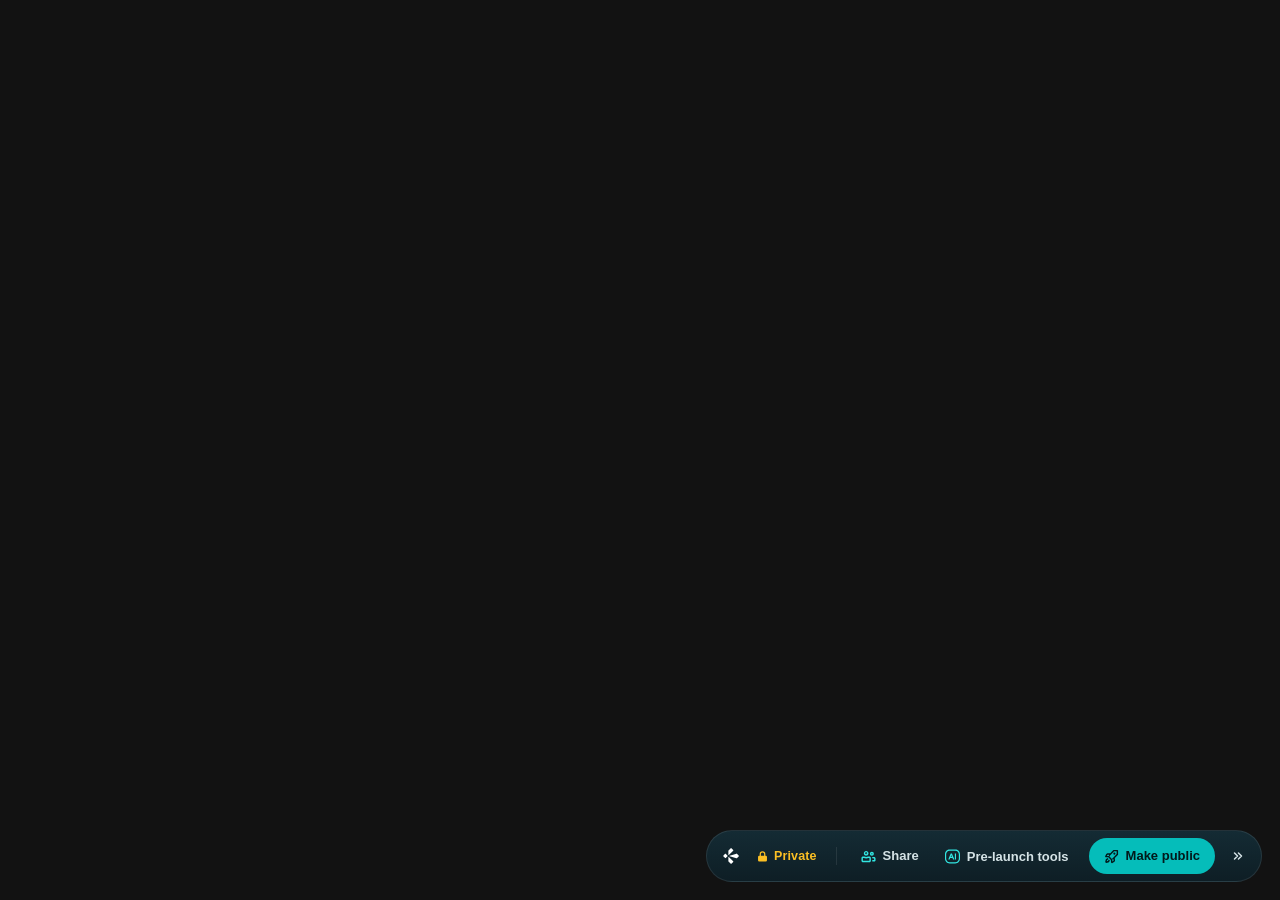
<file: NETLIFLY WEB Laia Ferrer · Formación práctica para personas y equipos_files/saved_resource.html>
<!DOCTYPE html>
<!-- saved from url=(0014)about:internet -->
<html style="--nl-vw: 1280px; --nl-vh: 551px;"><head><meta http-equiv="Content-Type" content="text/html; charset=UTF-8"><meta name="color-scheme" content="dark"><style>
    :root{--nl-vw:1280px;--nl-vh:551px}
    *{box-sizing:border-box}
    html,body{margin:0;padding:0;background:transparent;overflow:hidden}
    body{display:flex;align-items:flex-end;justify-content:flex-end;height:100vh;
      padding:8px 18px 18px 8px;
      font-family:-apple-system,BlinkMacSystemFont,'Segoe UI',Roboto,Helvetica,Arial,sans-serif;font-size:14px;line-height:1.5;color:#f4f9f9;-webkit-font-smoothing:antialiased}
    .nl-wrap{display:flex;flex-direction:column;align-items:flex-end;gap:10px;width:max-content;max-width:calc(var(--nl-vw,100vw) - 26px)}
    button{font-family:inherit;cursor:pointer}
    :focus-visible{outline:2px solid #32e6e2;outline-offset:2px;border-radius:6px}
    .nl-icon-btn{position:relative;flex:none;width:30px;height:30px;display:inline-flex;align-items:center;justify-content:center;border-radius:8px;border:1px solid transparent;background:transparent;color:#d5e3e6;transition:background .15s ease,color .15s ease}
    .nl-icon-btn:hover{background:rgba(255,255,255,0.08);color:#f4f9f9}
    .nl-tap::after{content:"";position:absolute;top:50%;left:50%;transform:translate(-50%,-50%);
      width:max(100%,44px);height:max(100%,44px)}
    @keyframes nl-rise{from{opacity:0;transform:translateY(10px) scale(.97)}to{opacity:1;transform:none}}
    @media (prefers-reduced-motion:reduce){*{animation-duration:.01ms!important;transition:none!important}}
  
      .nl-popover{display:none;width:min(320px,calc(var(--nl-vw,100vw) - 26px));max-height:calc(var(--nl-vh,100vh) - 90px);overflow-y:auto;background:linear-gradient(180deg,#132832 0%,#0e1e25 100%);border:1px solid rgba(255,255,255,0.09);border-radius:18px;transform-origin:bottom right;animation:nl-rise .28s cubic-bezier(.34,1.4,.4,1) both}
      .nl-popover.open{display:block}
      .nl-popover-head{display:flex;align-items:center;gap:9px;padding:13px 12px 5px 16px}
      .nl-popover-icon{display:inline-flex;color:#32e6e2}
      .nl-popover-title{flex:1;font-size:13.5px;font-weight:700;letter-spacing:-0.01em;color:#f4f9f9}
      .nl-popover-body{padding:0 16px 12px}
      .nl-task{display:flex;align-items:center;gap:10px;padding:11px 0}
      .nl-task+.nl-task{border-top:1px solid rgba(255,255,255,0.06)}
      .nl-task-meta{flex:1;min-width:0}
      .nl-task-title{font-size:13.5px;font-weight:650;color:#f4f9f9}
      .nl-task-desc{font-size:11.5px;color:#a9bdc2}
      .nl-task-run{flex:none;display:inline-flex;align-items:center;gap:6px;text-decoration:none;border:1px solid rgba(50,230,226,0.35);background:transparent;color:#32e6e2;font-size:12px;font-weight:700;border-radius:999px;padding:6px 13px;transition:background .15s ease,transform .15s cubic-bezier(.34,1.4,.4,1)}
      .nl-task-run:hover{background:rgba(5,189,186,0.12);transform:translateY(-1px)}
      .nl-bar,.nl-mini{-webkit-user-select:none;user-select:none}
      .nl-bar{display:flex;align-items:center;gap:2px;white-space:nowrap;border:1px solid rgba(255,255,255,0.09);background:linear-gradient(180deg,#142b34,#0e1e25);border-radius:999px;padding:7px 8px 7px 14px;color:#f4f9f9}
      .nl-logo{flex:none;margin-right:8px;display:inline-flex}
      .nl-status{display:inline-flex;align-items:center;gap:5px;border:0;background:transparent;font-family:inherit;font-size:12.5px;font-weight:700;letter-spacing:0.01em;color:#fbbf24;padding:6px 5px;border-radius:8px;transition:background .15s ease}
      .nl-status:hover,.nl-status[aria-expanded='true']{background:rgba(251,191,36,0.12)}
      .nl-tip{display:none;align-self:flex-start;width:min(300px,calc(var(--nl-vw,100vw) - 26px));background:linear-gradient(180deg,#132832 0%,#0e1e25 100%);border:1px solid rgba(255,255,255,0.09);border-radius:14px;padding:12px 14px;font-size:12px;line-height:1.5;color:#d5e3e6;animation:nl-rise .2s cubic-bezier(.34,1.4,.4,1) both}
      .nl-tip.open{display:block}
      .nl-tip a{display:flex;width:fit-content;align-items:center;gap:4px;margin-top:8px;color:#32e6e2;text-decoration:none;font-weight:650}
      .nl-tip a:hover{text-decoration:underline}
      .nl-sep{width:1px;height:18px;background:rgba(255,255,255,0.09);margin:0 10px 0 12px;flex:none}
      .nl-btn{display:inline-flex;align-items:center;gap:7px;text-decoration:none;border:0;background:transparent;color:#d5e3e6;font-family:inherit;font-size:13px;font-weight:600;padding:8px 12px;border-radius:999px;transition:background .15s ease,color .15s ease}
      .nl-btn svg{color:#32e6e2}
      .nl-btn:hover{background:rgba(255,255,255,0.07);color:#f4f9f9}
      .nl-btn[aria-expanded='true']{background:rgba(255,255,255,0.1);color:#f4f9f9}
      .nl-publish{display:inline-flex;align-items:center;gap:7px;text-decoration:none;margin-left:6px;background:#05bdba;color:#02191b;font-size:13px;font-weight:700;padding:8px 15px;border-radius:999px;transition:background .15s ease,transform .15s cubic-bezier(.34,1.4,.4,1)}
      .nl-publish:hover{background:#32e6e2;transform:translateY(-1px)}
      .nl-min{margin-left:6px}

      /* ——— Minimized ——— */
      .nl-bar,.nl-mini{min-height:52px}
      .nl-mini{display:none;align-items:center;gap:2px;border:1px solid rgba(255,255,255,0.09);background:linear-gradient(180deg,#142b34,#0e1e25);border-radius:999px;padding:5px 5px 5px 13px;cursor:pointer}
      .nl-mini-state .nl-mini{display:flex}
      .nl-mini-state .nl-bar,.nl-mini-state .nl-popover,.nl-mini-state .nl-tip{display:none}
      .nl-mini-brand{display:inline-flex;align-items:center;gap:7px;padding-right:8px}
      .nl-mini-lock{display:inline-flex;color:#fbbf24}

      /* ——— Narrow layout ——— */
      .nl-narrow .nl-shrinks{position:absolute;width:1px;height:1px;overflow:hidden;
        clip-path:inset(50%);white-space:nowrap}
      .nl-narrow .nl-status{gap:0}
      .nl-narrow .nl-bar{padding:6px 6px 6px 10px}
      .nl-narrow .nl-logo{margin-right:6px}
      .nl-narrow .nl-sep{margin:0 6px 0 8px}
      .nl-narrow .nl-btn{padding:8px 9px}
      .nl-narrow .nl-publish{margin-left:4px;padding:8px 11px}
    </style></head><body>
      <div class="nl-wrap">
        <section class="nl-popover" id="nl-pop" aria-label="Pre-launch tools">
          <div class="nl-popover-head">
            <span class="nl-popover-icon"><svg width="15" height="15" viewBox="0 0 16 16" fill="currentColor" aria-hidden="true"><path fill-rule="evenodd" clip-rule="evenodd" d="M7.98407 9.625L8.58935 11.0952C8.62792 11.1889 8.71922 11.25 8.82053 11.25H9.77587C9.88268 11.25 9.95527 11.1415 9.91454 11.0428L7.3828 4.90468C7.3442 4.81107 7.25294 4.75 7.15169 4.75H6.34295C6.24163 4.75 6.15033 4.81115 6.11177 4.90484L3.58524 11.0429C3.54461 11.1416 3.61719 11.25 3.72395 11.25H4.67399C4.7753 11.25 4.86659 11.1889 4.90516 11.0952L5.51045 9.625H7.98407ZM7.46943 8.375L6.74726 6.62092L6.02508 8.375H7.46943Z"></path><path d="M10.75 11.25C10.6119 11.25 10.5 11.1381 10.5 11V5C10.5 4.86193 10.6119 4.75 10.75 4.75H11.5C11.6381 4.75 11.75 4.86193 11.75 5V11C11.75 11.1381 11.6381 11.25 11.5 11.25H10.75Z"></path><path fill-rule="evenodd" clip-rule="evenodd" d="M0 5.5C0 2.73858 2.23858 0.5 5 0.5H11C13.7614 0.5 16 2.73858 16 5.5V10.5C16 13.2614 13.7614 15.5 11 15.5H5C2.23858 15.5 0 13.2614 0 10.5V5.5ZM5 1.75H11C13.0711 1.75 14.75 3.42893 14.75 5.5V10.5C14.75 12.5711 13.0711 14.25 11 14.25H5C2.92893 14.25 1.25 12.5711 1.25 10.5V5.5C1.25 3.42893 2.92893 1.75 5 1.75Z"></path></svg></span>
            <span class="nl-popover-title">Pre-launch tools</span>
            <button type="button" class="nl-icon-btn nl-tap" id="nl-pop-close" aria-label="Close"><svg width="14" height="14" viewBox="0 0 16 16" fill="none" stroke="currentColor" stroke-width="1.9" stroke-linecap="round" aria-hidden="true"><path d="M4.5 4.5 11.5 11.5M11.5 4.5 4.5 11.5"></path></svg></button>
          </div>
          <div class="nl-popover-body">
            
      <div class="nl-task">
        <div class="nl-task-meta"><div class="nl-task-title">SEO / GEO audit</div><div class="nl-task-desc">Check that Google and AI assistants can find and read your site.</div></div>
        <a class="nl-task-run" href="https://app.netlify.com/projects/3e22004e-a363-4293-ab1c-501ae54ea680/overview?promptTemplate=d7bd9353-a6a3-442d-86f0-9b15488f68c3&amp;from_hud=private&amp;hud_action=ar_task" target="_blank" rel="noopener"><svg width="12" height="12" viewBox="0 0 16 16" fill="currentColor" aria-hidden="true"><path d="M5.68 9.925 4.607 8.85l-.013-.379 1.1-1.1.38.012 1.075 1.075.012.379-1.1 1.1zM9.96 9.925 8.886 8.85l-.013-.379 1.1-1.1.38.012 1.075 1.075.012.379-1.1 1.1z"></path><path fill-rule="evenodd" clip-rule="evenodd" d="M9.005 2.52v1.296h2.657a3.19 3.19 0 0 1 3.191 3.192v3.356a3.19 3.19 0 0 1-3.191 3.191H4.338a3.19 3.19 0 0 1-3.191-3.19V7.007a3.19 3.19 0 0 1 3.191-3.192h2.836V2.52l.229-.245h1.373zM4.338 5.316c-.934 0-1.691.758-1.691 1.692v3.356c0 .934.758 1.691 1.691 1.691h7.324c.933 0 1.69-.757 1.691-1.69V7.007c0-.934-.757-1.692-1.691-1.692z"></path></svg> Run</a>
      </div>
            
      <div class="nl-task">
        <div class="nl-task-meta"><div class="nl-task-title">Performance check</div><div class="nl-task-desc">See how fast your pages load, and what is slowing them down.</div></div>
        <a class="nl-task-run" href="https://app.netlify.com/projects/3e22004e-a363-4293-ab1c-501ae54ea680/overview?promptTemplate=f8ef80a5-be9b-494d-9fac-a4ac5d5689a4&amp;from_hud=private&amp;hud_action=ar_task" target="_blank" rel="noopener"><svg width="12" height="12" viewBox="0 0 16 16" fill="currentColor" aria-hidden="true"><path d="M5.68 9.925 4.607 8.85l-.013-.379 1.1-1.1.38.012 1.075 1.075.012.379-1.1 1.1zM9.96 9.925 8.886 8.85l-.013-.379 1.1-1.1.38.012 1.075 1.075.012.379-1.1 1.1z"></path><path fill-rule="evenodd" clip-rule="evenodd" d="M9.005 2.52v1.296h2.657a3.19 3.19 0 0 1 3.191 3.192v3.356a3.19 3.19 0 0 1-3.191 3.191H4.338a3.19 3.19 0 0 1-3.191-3.19V7.007a3.19 3.19 0 0 1 3.191-3.192h2.836V2.52l.229-.245h1.373zM4.338 5.316c-.934 0-1.691.758-1.691 1.692v3.356c0 .934.758 1.691 1.691 1.691h7.324c.933 0 1.69-.757 1.691-1.69V7.007c0-.934-.757-1.692-1.691-1.692z"></path></svg> Run</a>
      </div>
            
      <div class="nl-task">
        <div class="nl-task-meta"><div class="nl-task-title">Security audit</div><div class="nl-task-desc">Look for common weak spots, like out-of-date code or open settings.</div></div>
        <a class="nl-task-run" href="https://app.netlify.com/projects/3e22004e-a363-4293-ab1c-501ae54ea680/overview?promptTemplate=5f50f746-2ba1-4a3d-8a47-1a515f4420eb&amp;from_hud=private&amp;hud_action=ar_task" target="_blank" rel="noopener"><svg width="12" height="12" viewBox="0 0 16 16" fill="currentColor" aria-hidden="true"><path d="M5.68 9.925 4.607 8.85l-.013-.379 1.1-1.1.38.012 1.075 1.075.012.379-1.1 1.1zM9.96 9.925 8.886 8.85l-.013-.379 1.1-1.1.38.012 1.075 1.075.012.379-1.1 1.1z"></path><path fill-rule="evenodd" clip-rule="evenodd" d="M9.005 2.52v1.296h2.657a3.19 3.19 0 0 1 3.191 3.192v3.356a3.19 3.19 0 0 1-3.191 3.191H4.338a3.19 3.19 0 0 1-3.191-3.19V7.007a3.19 3.19 0 0 1 3.191-3.192h2.836V2.52l.229-.245h1.373zM4.338 5.316c-.934 0-1.691.758-1.691 1.692v3.356c0 .934.758 1.691 1.691 1.691h7.324c.933 0 1.69-.757 1.691-1.69V7.007c0-.934-.757-1.692-1.691-1.692z"></path></svg> Run</a>
      </div>
          </div>
        </section>
        <div class="nl-mini" id="nl-mini">
          <span class="nl-mini-brand"><svg width="18" height="18" viewBox="-45.625 -47.625 456.25 456.25" fill="none" aria-hidden="true">
    <path fill-rule="evenodd" clip-rule="evenodd" d="M122.608 207.222V298.975C122.608 301.415 123.574 303.775 125.317 305.518L177.467 357.668C181.06 361.261 186.932 361.261 190.525 357.668L232.675 315.519C236.268 311.926 236.268 306.053 232.675 302.434L133.119 202.878C129.231 198.99 122.608 201.726 122.608 207.222Z" fill="white"></path>
    <path fill-rule="evenodd" clip-rule="evenodd" d="M232.675 44.8449L190.525 2.69468C186.932 -0.898228 181.06 -0.898228 177.467 2.69468L125.317 54.846C123.574 56.5889 122.608 58.922 122.608 61.362V153.115C122.608 158.584 129.231 161.346 133.119 157.459L232.675 57.9031C236.268 54.3101 236.268 48.4385 232.675 44.8187V44.8449Z" fill="white"></path>
    <path fill-rule="evenodd" clip-rule="evenodd" d="M307.482 126.543L151.056 174.243C145.238 176.012 145.238 184.243 151.056 186.013L307.482 233.713C310.726 234.705 314.319 233.82 316.706 231.407L361.483 186.629C365.076 183.036 365.076 177.165 361.483 173.545L316.706 128.767C314.292 126.354 310.753 125.469 307.482 126.462V126.515V126.543Z" fill="white"></path>
    <path d="M48.6878 131.481L6.52195 173.647C2.91992 177.249 2.91992 183.089 6.52195 186.691L48.6883 228.857C52.2903 232.459 58.1302 232.459 61.7322 228.857L103.898 186.691C107.5 183.089 107.5 177.249 103.898 173.647L61.7317 131.481C58.1297 127.879 52.2899 127.879 48.6878 131.481Z" fill="white"></path></svg><span class="nl-mini-lock"><svg width="13" height="13" viewBox="0 0 16 16" fill="currentColor" fill-rule="evenodd" aria-hidden="true"><path d="M8 1.5A3.5 3.5 0 0 0 4.5 5v2H4A1.5 1.5 0 0 0 2.5 8.5v4A1.5 1.5 0 0 0 4 14h8a1.5 1.5 0 0 0 1.5-1.5v-4A1.5 1.5 0 0 0 12 7h-.5V5A3.5 3.5 0 0 0 8 1.5zm2 5.5V5a2 2 0 1 0-4 0v2h4z"></path></svg></span></span>
          <button type="button" class="nl-icon-btn nl-tap nl-mini-open" id="nl-mini-open" aria-label="Show Netlify site tools"><svg width="14" height="14" viewBox="0 0 16 16" fill="none" stroke="currentColor" stroke-width="1.7" stroke-linecap="round" stroke-linejoin="round" aria-hidden="true"><path d="M12 4.5 8.5 8 12 11.5M7.5 4.5 4 8 7.5 11.5"></path></svg></button>
          <button type="button" class="nl-icon-btn nl-tap nl-mini-hide" id="nl-mini-hide" aria-label="Hide Netlify tools on this site"><svg width="14" height="14" viewBox="0 0 16 16" fill="none" stroke="currentColor" stroke-width="1.9" stroke-linecap="round" aria-hidden="true"><path d="M4.5 4.5 11.5 11.5M11.5 4.5 4.5 11.5"></path></svg></button>
        </div>
        <section class="nl-tip" id="nl-tip" aria-label="Project visibility">
          This project is private - only your team and people you invite can view it.
          <a href="https://docs.netlify.com/manage/security/secure-access-to-sites/project-visibility/" target="_blank" rel="noopener">Learn more <span aria-hidden="true">↗</span></a>
        </section>
        <div class="nl-bar" role="toolbar" aria-label="Netlify site tools">
          <span class="nl-logo"><svg width="20" height="20" viewBox="-45.625 -47.625 456.25 456.25" fill="none" aria-hidden="true">
    <path fill-rule="evenodd" clip-rule="evenodd" d="M122.608 207.222V298.975C122.608 301.415 123.574 303.775 125.317 305.518L177.467 357.668C181.06 361.261 186.932 361.261 190.525 357.668L232.675 315.519C236.268 311.926 236.268 306.053 232.675 302.434L133.119 202.878C129.231 198.99 122.608 201.726 122.608 207.222Z" fill="white"></path>
    <path fill-rule="evenodd" clip-rule="evenodd" d="M232.675 44.8449L190.525 2.69468C186.932 -0.898228 181.06 -0.898228 177.467 2.69468L125.317 54.846C123.574 56.5889 122.608 58.922 122.608 61.362V153.115C122.608 158.584 129.231 161.346 133.119 157.459L232.675 57.9031C236.268 54.3101 236.268 48.4385 232.675 44.8187V44.8449Z" fill="white"></path>
    <path fill-rule="evenodd" clip-rule="evenodd" d="M307.482 126.543L151.056 174.243C145.238 176.012 145.238 184.243 151.056 186.013L307.482 233.713C310.726 234.705 314.319 233.82 316.706 231.407L361.483 186.629C365.076 183.036 365.076 177.165 361.483 173.545L316.706 128.767C314.292 126.354 310.753 125.469 307.482 126.462V126.515V126.543Z" fill="white"></path>
    <path d="M48.6878 131.481L6.52195 173.647C2.91992 177.249 2.91992 183.089 6.52195 186.691L48.6883 228.857C52.2903 232.459 58.1302 232.459 61.7322 228.857L103.898 186.691C107.5 183.089 107.5 177.249 103.898 173.647L61.7317 131.481C58.1297 127.879 52.2899 127.879 48.6878 131.481Z" fill="white"></path></svg></span>
          <button type="button" class="nl-status" id="nl-status" aria-expanded="false" aria-controls="nl-tip"><svg width="13" height="13" viewBox="0 0 16 16" fill="currentColor" fill-rule="evenodd" aria-hidden="true"><path d="M8 1.5A3.5 3.5 0 0 0 4.5 5v2H4A1.5 1.5 0 0 0 2.5 8.5v4A1.5 1.5 0 0 0 4 14h8a1.5 1.5 0 0 0 1.5-1.5v-4A1.5 1.5 0 0 0 12 7h-.5V5A3.5 3.5 0 0 0 8 1.5zm2 5.5V5a2 2 0 1 0-4 0v2h4z"></path></svg><span class="nl-shrinks">Private</span></button>
          <span class="nl-sep" aria-hidden="true"></span>
          <a class="nl-btn" href="https://app.netlify.com/projects/3e22004e-a363-4293-ab1c-501ae54ea680/overview?modal=share&amp;from_hud=private&amp;hud_action=share" target="_blank" rel="noopener"><svg width="15" height="15" viewBox="0 0 16 16" fill="currentColor" aria-hidden="true"><path fill-rule="evenodd" clip-rule="evenodd" d="M7.5636 8C6.94548 8.31953 6.24382 8.5 5.5 8.5C4.75618 8.5 4.05452 8.31953 3.4364 8H1.5L0.5 9V13L1.5 14H9.5L10.5 13V9L9.5 8H7.5636ZM8.87868 9.5H7.90075C7.16414 9.82186 6.35125 10 5.5 10C4.64875 10 3.83586 9.82186 3.09925 9.5H2.12132L2 9.62132V12.3787L2.12132 12.5H8.87868L9 12.3787V9.62132L8.87868 9.5Z"></path><path d="M13.9999 10.1213V11.8463L12.2043 11.8481L12.0039 12.0357V13.1606L12.2043 13.3481H13.7955L13.7975 13.3463H14.7024L15.4999 12.5V9.5L14.5001 8.5001L12.2043 8.49976L12.0039 8.68726V9.81225L12.2043 9.99976L13.8786 10L13.9999 10.1213Z"></path><path fill-rule="evenodd" clip-rule="evenodd" d="M5.5 7C6.88071 7 8 5.88071 8 4.5C8 3.11929 6.88071 2 5.5 2C4.11929 2 3 3.11929 3 4.5C3 5.88071 4.11929 7 5.5 7ZM5.5 5.5C6.05228 5.5 6.5 5.05228 6.5 4.5C6.5 3.94772 6.05228 3.5 5.5 3.5C4.94772 3.5 4.5 3.94772 4.5 4.5C4.5 5.05228 4.94772 5.5 5.5 5.5Z"></path><path fill-rule="evenodd" clip-rule="evenodd" d="M13.7 5.1C13.7 6.25937 12.7594 7.2 11.6 7.2C10.4406 7.2 9.5 6.25937 9.5 5.1C9.5 3.94062 10.4406 3 11.6 3C12.7594 3 13.7 3.94062 13.7 5.1ZM11.6 5.7C11.9309 5.7 12.2 5.43095 12.2 5.1C12.2 4.76905 11.9309 4.5 11.6 4.5C11.2691 4.5 11 4.76905 11 5.1C11 5.43095 11.2691 5.7 11.6 5.7Z"></path></svg>
            <span class="nl-shrinks">Share</span></a>
          <button type="button" class="nl-btn" id="nl-tools" aria-expanded="false" aria-controls="nl-pop"><svg width="15" height="15" viewBox="0 0 16 16" fill="currentColor" aria-hidden="true"><path fill-rule="evenodd" clip-rule="evenodd" d="M7.98407 9.625L8.58935 11.0952C8.62792 11.1889 8.71922 11.25 8.82053 11.25H9.77587C9.88268 11.25 9.95527 11.1415 9.91454 11.0428L7.3828 4.90468C7.3442 4.81107 7.25294 4.75 7.15169 4.75H6.34295C6.24163 4.75 6.15033 4.81115 6.11177 4.90484L3.58524 11.0429C3.54461 11.1416 3.61719 11.25 3.72395 11.25H4.67399C4.7753 11.25 4.86659 11.1889 4.90516 11.0952L5.51045 9.625H7.98407ZM7.46943 8.375L6.74726 6.62092L6.02508 8.375H7.46943Z"></path><path d="M10.75 11.25C10.6119 11.25 10.5 11.1381 10.5 11V5C10.5 4.86193 10.6119 4.75 10.75 4.75H11.5C11.6381 4.75 11.75 4.86193 11.75 5V11C11.75 11.1381 11.6381 11.25 11.5 11.25H10.75Z"></path><path fill-rule="evenodd" clip-rule="evenodd" d="M0 5.5C0 2.73858 2.23858 0.5 5 0.5H11C13.7614 0.5 16 2.73858 16 5.5V10.5C16 13.2614 13.7614 15.5 11 15.5H5C2.23858 15.5 0 13.2614 0 10.5V5.5ZM5 1.75H11C13.0711 1.75 14.75 3.42893 14.75 5.5V10.5C14.75 12.5711 13.0711 14.25 11 14.25H5C2.92893 14.25 1.25 12.5711 1.25 10.5V5.5C1.25 3.42893 2.92893 1.75 5 1.75Z"></path></svg>
            <span class="nl-shrinks">Pre-launch tools</span></button>
          <a class="nl-publish" href="https://app.netlify.com/projects/3e22004e-a363-4293-ab1c-501ae54ea680/overview?modal=go-live&amp;from_hud=private&amp;hud_action=make_public" target="_blank" rel="noopener"><svg width="15" height="15" viewBox="0 0 16 16" fill="currentColor" aria-hidden="true"><path d="M11.072 6C10.8557 5.99995 10.6443 5.93576 10.4644 5.81554C10.2846 5.69533 10.1444 5.52449 10.0617 5.32463C9.97895 5.12477 9.95733 4.90486 9.99956 4.69271C10.0418 4.48056 10.146 4.2857 10.299 4.13276C10.4519 3.97982 10.6468 3.87568 10.859 3.8335C11.0711 3.79132 11.291 3.81299 11.4909 3.89578C11.6907 3.97857 11.8615 4.11876 11.9817 4.29862C12.1019 4.47848 12.166 4.68994 12.166 4.90625C12.1658 5.19633 12.0505 5.47447 11.8454 5.67956C11.6402 5.88464 11.3621 5.9999 11.072 6Z"></path><path fill-rule="evenodd" clip-rule="evenodd" d="M3.59279 4.5H6.77473L8.48034 2.74577L10.1619 1L14.4308 1.00686L15 1.59031V6.01763L11.5291 9.61732L11.78 12.4852L11.1608 13.7165L8.58695 15.2986L7.59043 14.7959L7.31674 11.6676L4.624 8.875H1.65598L1.06836 7.92609L2.42011 5.22418L3.59279 4.5ZM8.7673 11.037L8.96573 13.305L10.0122 12.6618L10.2486 12.1917L10.1476 11.037L8.7673 11.037ZM8.43037 10.6616L12.036 6.93056L13.5 5.41225V2.50537L10.7987 2.50103L10.0283 3.30089L5.69627 7.82603L8.43037 10.6616ZM5.27424 7.38834L5.35943 6H4.01862L3.57089 6.27649L3.02131 7.375H5.26138L5.27424 7.38834Z"></path><path d="M2.05008 10.9935L3.79156 9.6874L4.81429 10.7954L3.17932 12.0216L2.95615 13.1374L4.07201 12.9143L5.28155 11.3016L6.31603 12.4222L5.10008 14.0435L4.64717 14.3289L2.14717 14.8289L1.26465 13.9464L1.76465 11.4464L2.05008 10.9935Z"></path></svg> Make public</a>
          <button type="button" class="nl-icon-btn nl-tap nl-min" id="nl-min" aria-label="Minimize Netlify tools"><svg width="14" height="14" viewBox="0 0 16 16" fill="none" stroke="currentColor" stroke-width="1.7" stroke-linecap="round" stroke-linejoin="round" aria-hidden="true"><path d="M4 4.5 7.5 8 4 11.5M8.5 4.5 12 8 8.5 11.5"></path></svg></button>
        </div>
      </div>
      <script>
        
    function nlSend(){
      var wrap=document.querySelector('.nl-wrap'),boxes=[];
      for(var i=0;i<wrap.children.length;i++){
        var c=wrap.children[i];
        if(!c.offsetWidth||!c.offsetHeight)continue;
        boxes.push({x:c.offsetLeft-wrap.offsetLeft+8,
                    y:c.offsetTop-wrap.offsetTop+8,
                    w:c.offsetWidth,h:c.offsetHeight});
      }
      parent.postMessage({nlHud:'resize',
        width:wrap.offsetWidth+26,
        height:wrap.offsetHeight+26,
        boxes:boxes},'*');
    }
    function nlSendSoon(){requestAnimationFrame(nlSend);}
    window.addEventListener('load',nlSend);
    window.addEventListener('message',function(e){
      if(e.source!==parent||!e.data||e.data.nlHud!=='viewport')return;
      var s=document.documentElement.style;
      s.setProperty('--nl-vw',e.data.w+'px');
      s.setProperty('--nl-vh',e.data.h+'px');
      document.documentElement.classList.toggle('nl-narrow',e.data.w<600);
      nlSendSoon();
    });
    var nlCoarse=window.matchMedia('(pointer: coarse)').matches;
    function nlSubmit(form){
      if(form.requestSubmit)return form.requestSubmit();
      if(form.checkValidity&&!form.checkValidity())
        return form.reportValidity&&form.reportValidity();
      form.submit();
    }
  
        var btn=document.getElementById('nl-tools'),pop=document.getElementById('nl-pop');
        function setOpen(open){
          pop.classList.toggle('open',open);
          btn.setAttribute('aria-expanded',open?'true':'false');
          nlSendSoon();
        }
        btn.addEventListener('click',function(){setOpen(!pop.classList.contains('open'));});
        document.getElementById('nl-pop-close').addEventListener('click',function(){setOpen(false);btn.focus();});

        var statusBtn=document.getElementById('nl-status'),tip=document.getElementById('nl-tip'),tipTimer=null;
        function setTip(open){
          tip.classList.toggle('open',open);
          statusBtn.setAttribute('aria-expanded',open?'true':'false');
          nlSendSoon();
        }
        function openTip(){clearTimeout(tipTimer);setTip(true);}
        function closeTipSoon(){clearTimeout(tipTimer);tipTimer=setTimeout(function(){setTip(false);},200);}
        if(!nlCoarse){
          statusBtn.addEventListener('mouseenter',openTip);
          statusBtn.addEventListener('mouseleave',closeTipSoon);
          tip.addEventListener('mouseenter',openTip);
          tip.addEventListener('mouseleave',closeTipSoon);
        }
        statusBtn.addEventListener('focus',function(){
          var keyboard;
          try{keyboard=statusBtn.matches(':focus-visible');}catch(e){keyboard=!nlCoarse;}
          if(keyboard)openTip();
        });
        statusBtn.addEventListener('blur',closeTipSoon);
        statusBtn.addEventListener('click',function(){
          clearTimeout(tipTimer);
          setTip(nlCoarse ? !tip.classList.contains('open') : true);
        });

        var root=document.documentElement;
        function setStage(value){
          root.classList.toggle('nl-mini-state',value==='mini');
          if(value==='mini'){setOpen(false);setTip(false);}
          parent.postMessage({nlHud:'state',value:value},'*');
          nlSendSoon();
        }
        document.getElementById('nl-min').addEventListener('click',function(){
          setStage('mini');
          document.getElementById('nl-mini-open').focus();
        });
        document.getElementById('nl-mini').addEventListener('click',function(e){
          if(e.target.closest('#nl-mini-hide'))return;
          setStage('');
          document.getElementById('nl-min').focus();
        });
        document.getElementById('nl-mini-hide').addEventListener('click',function(){
          parent.postMessage({nlHud:'state',value:'hidden'},'*');
        });
        document.addEventListener('keydown',function(e){
          if(e.key!=='Escape')return;
          if(tip.classList.contains('open')){setTip(false);statusBtn.focus();return;}
          if(pop.classList.contains('open')){setOpen(false);btn.focus();}
        });
      </script>
    </body></html>
</file>
